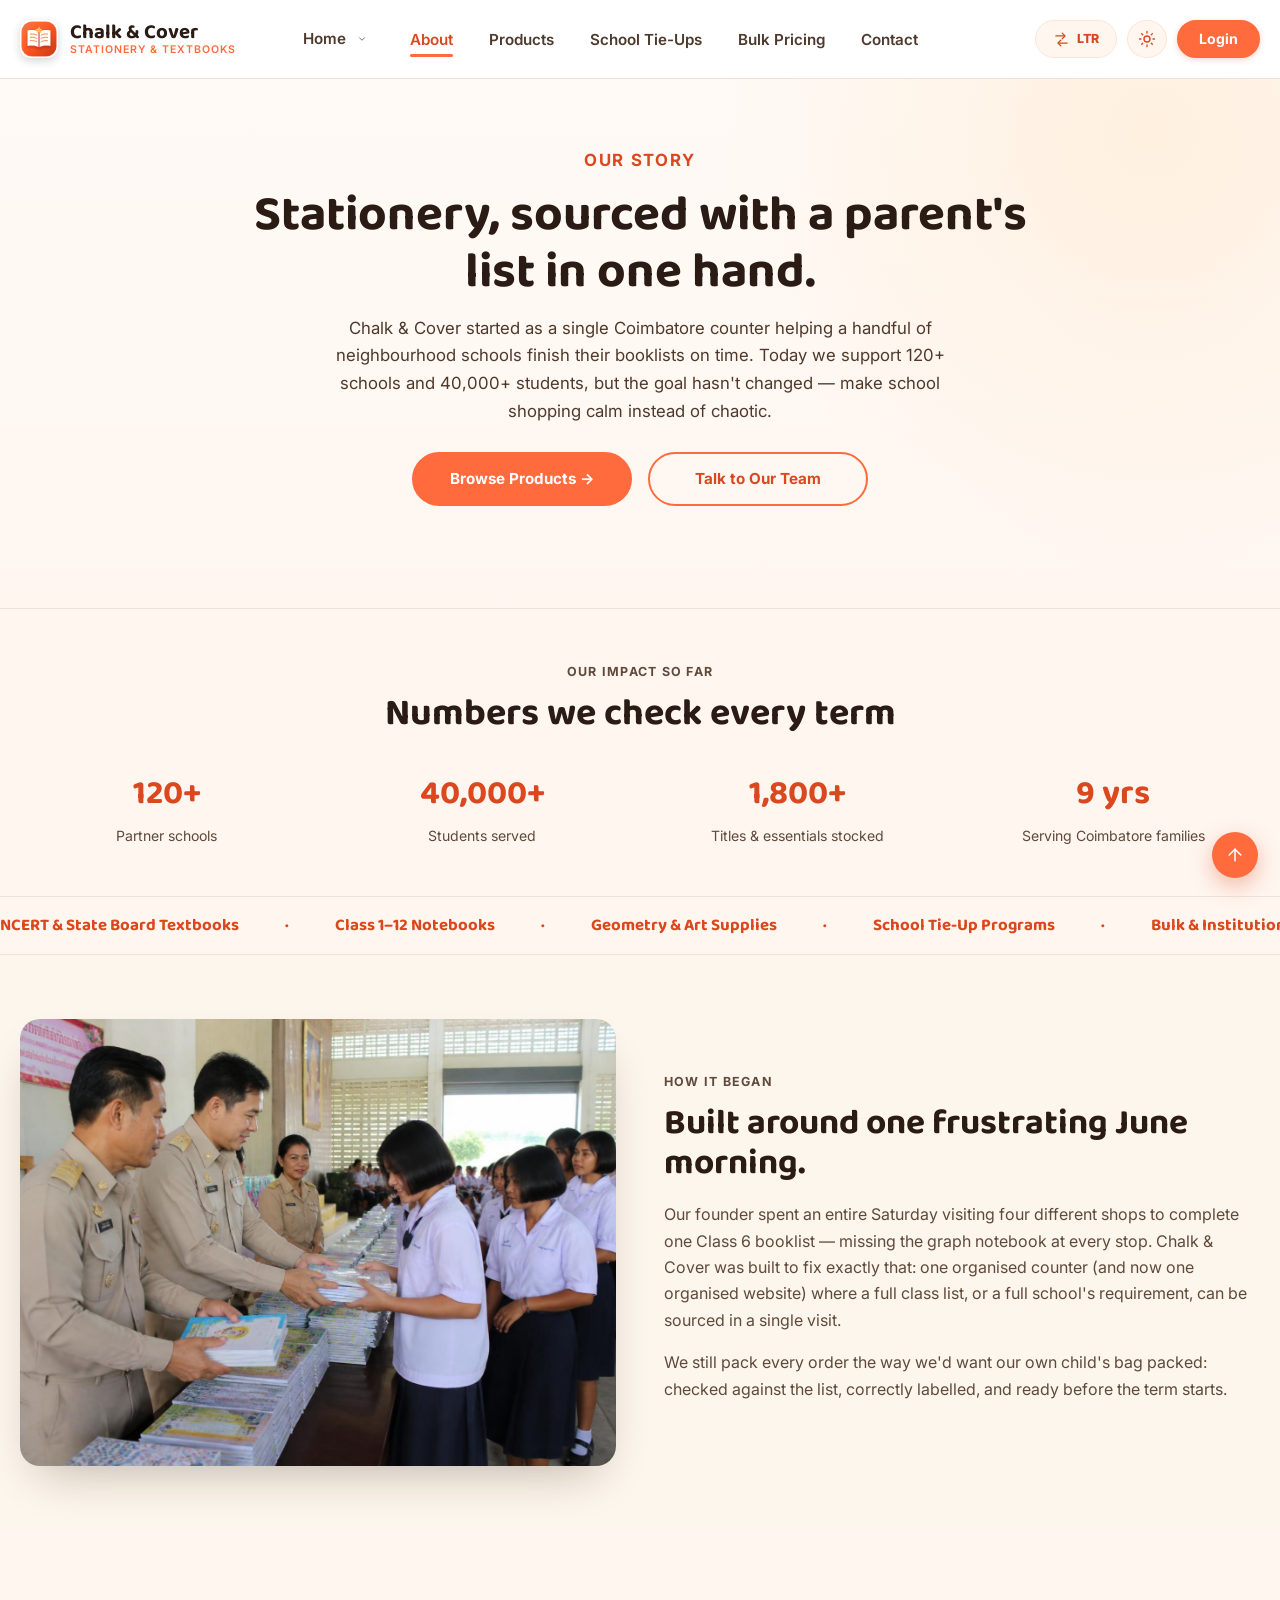
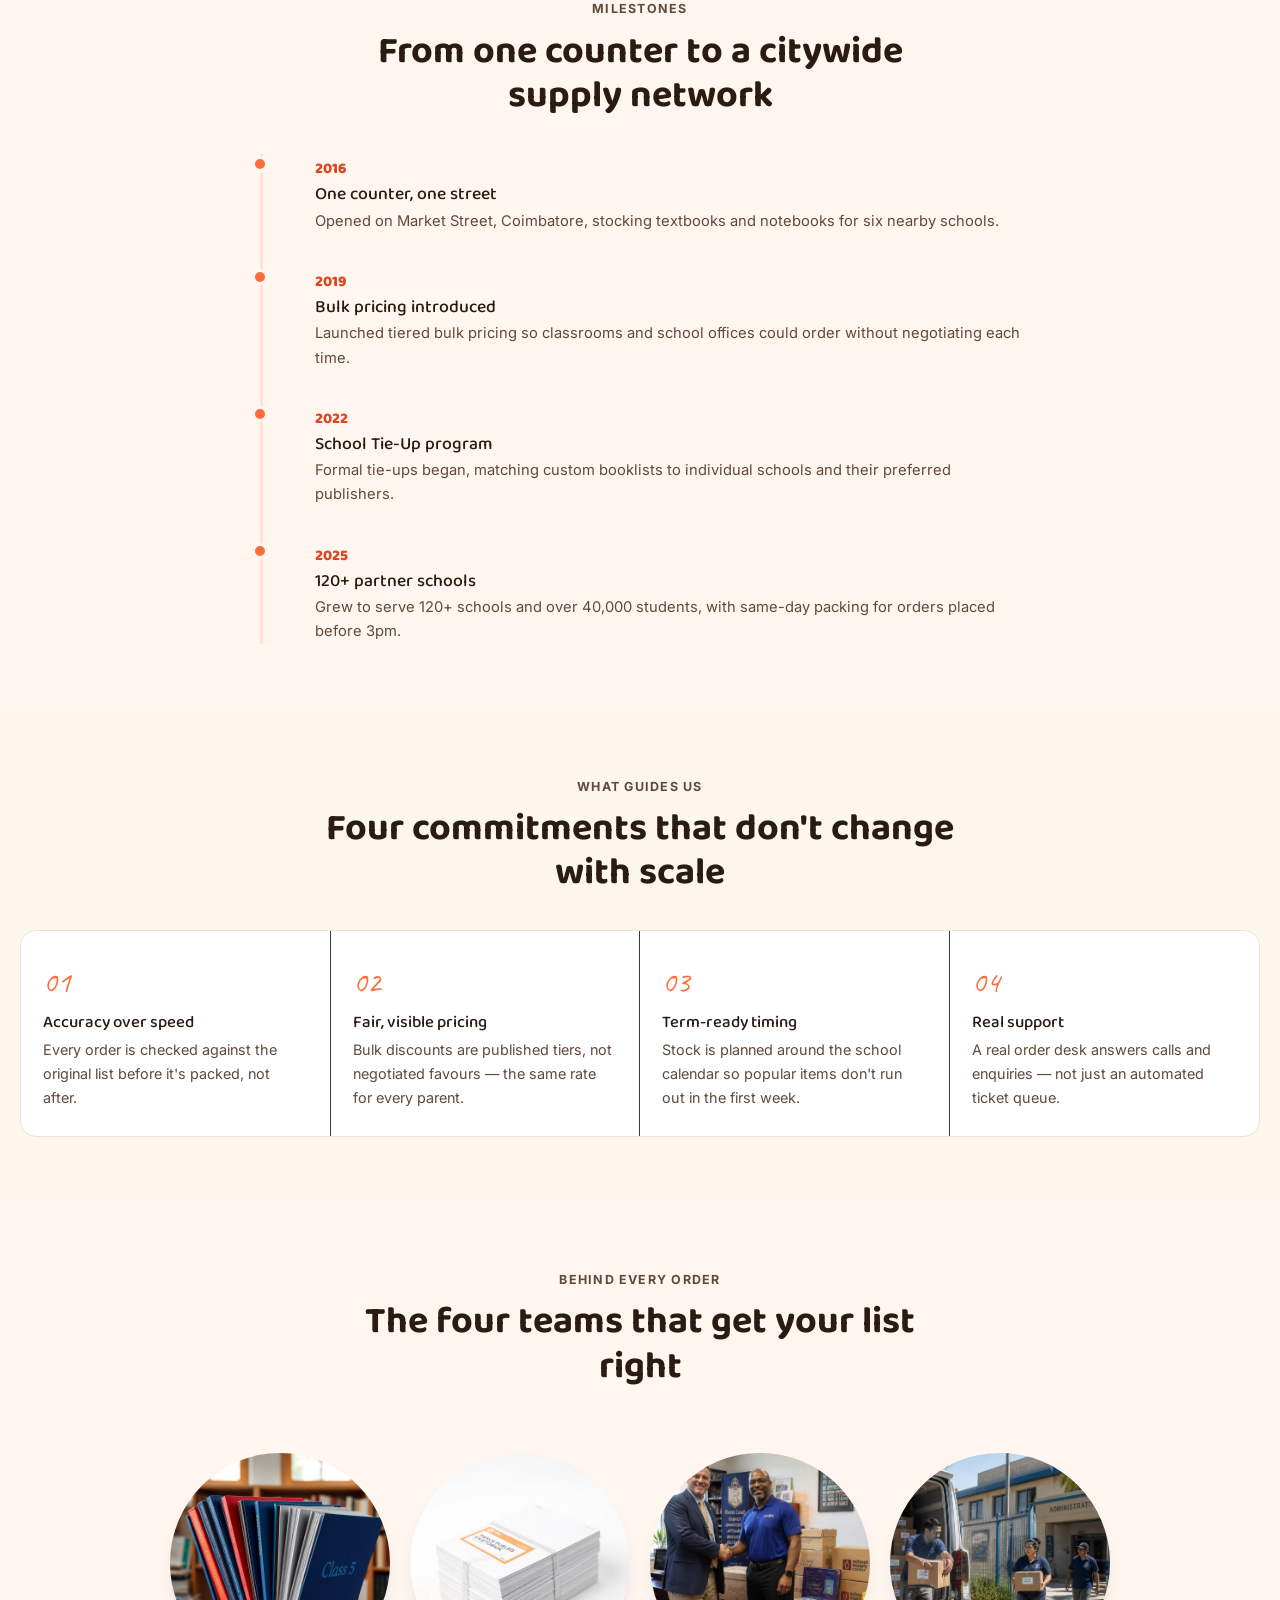
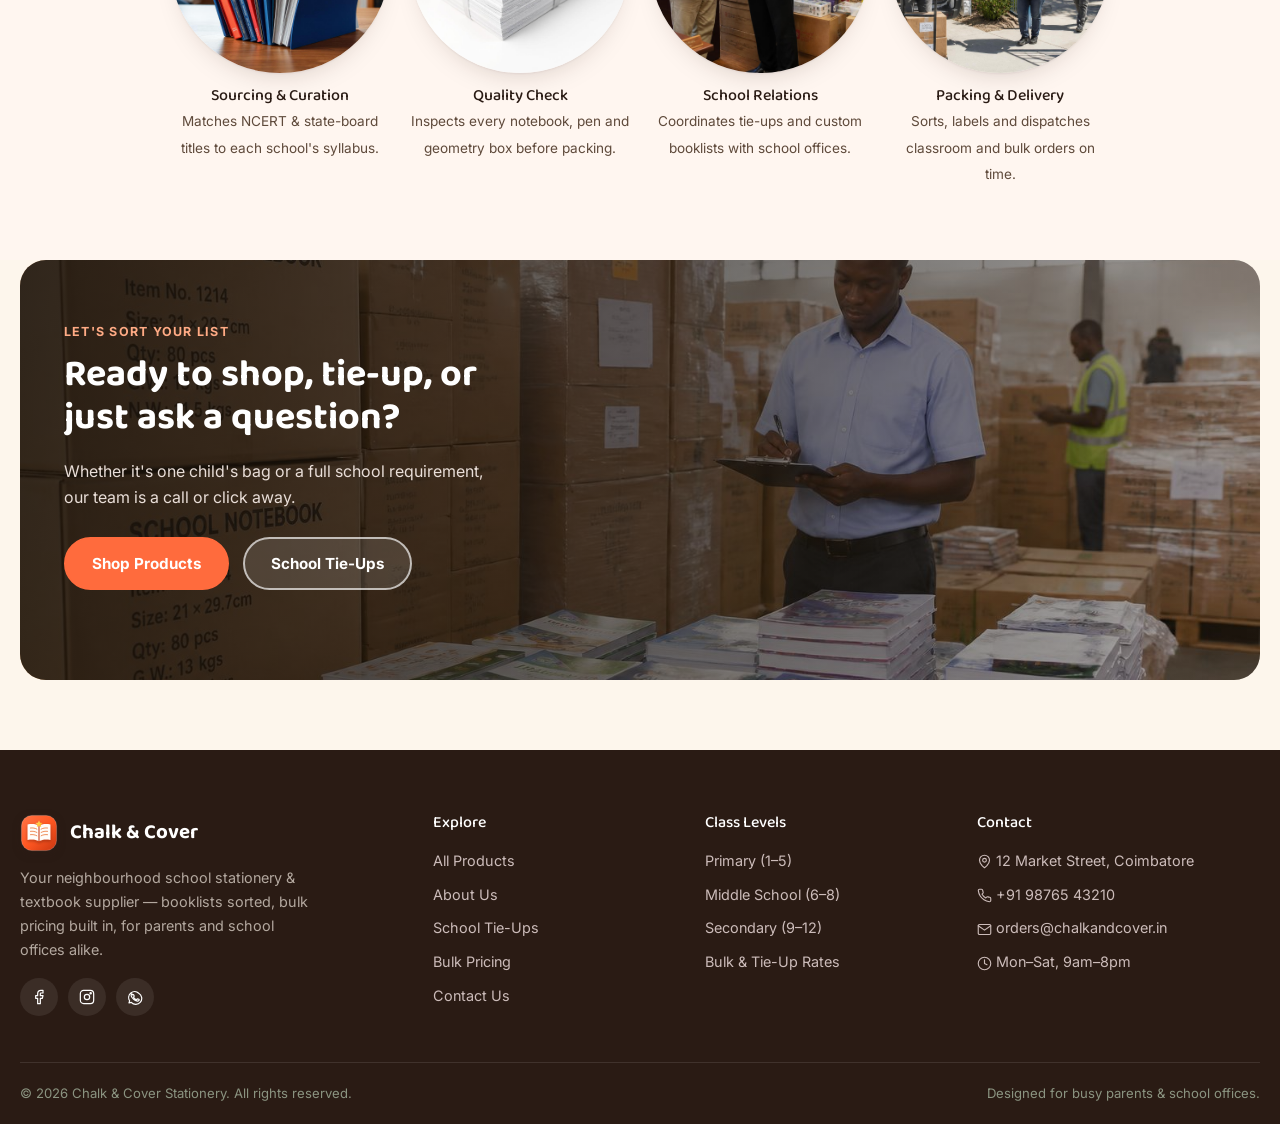
<file: about.html>
<!DOCTYPE html>

<html lang="en">
<head>
<meta charset="utf-8"/>
<meta content="width=device-width, initial-scale=1.0" name="viewport"/>
<title>About Us | Chalk &amp; Cover</title>
<meta content="Chalk &amp; Cover's story, milestones and the teams behind every school stationery and textbook order." name="description"/>
<link href="assets/img/logo.svg" rel="icon" type="image/svg+xml"/>
<link href="https://fonts.googleapis.com" rel="preconnect"/>
<link crossorigin="" href="https://fonts.gstatic.com" rel="preconnect"/>
<link href="https://fonts.googleapis.com/css2?family=Baloo+2:wght@500;600;700;800&amp;family=Inter:wght@400;500;600;700;800&amp;family=Caveat:wght@600;700&amp;display=swap" rel="stylesheet"/>
<link href="https://cdn.jsdelivr.net/npm/bootstrap@5.3.3/dist/css/bootstrap.min.css" rel="stylesheet"/>
<link href="css/style.css" rel="stylesheet"/>
<link href="about.html" rel="canonical"/>
</head>
<body class="font-body">
<header class="site-navbar">
<nav class="container-xl">
<a class="brand" href="index.html"><img alt="Chalk &amp; Cover logo" class="brand-logo" height="36" src="assets/img/logo.svg" width="36"/>
<span class="brand-word">Chalk &amp; Cover<small>Stationery &amp; Textbooks</small></span>
</a>
<ul class="nav-links"><li class="nav-home-item"><div class="nav-home-row"><a class="nav-home-link" href="index.html">Home</a><button type="button" class="nav-dropdown-toggle" aria-label="Toggle Home Submenu" aria-expanded="false"><svg class="icon-svg dropdown-arrow" width="12" height="12" viewBox="0 0 24 24" fill="none" stroke="currentColor" stroke-width="2.8" stroke-linecap="round" stroke-linejoin="round"><path d="M6 9l6 6 6-6"></path></svg></button></div><div aria-label="Home page options" class="nav-home-menu"><a href="index.html">Home 1</a><a href="home2.html">Home 2</a></div></li><li><a class="active" href="about.html">About</a></li><li><a href="products.html">Products</a></li><li><a href="school-tieups.html">School Tie-Ups</a></li><li><a href="bulk-pricing.html">Bulk Pricing</a></li><li><a href="contact.html">Contact</a></li><li class="nav-mobile-only nav-mobile-settings" style="display:none;"><button aria-label="Switch to dark mode" aria-pressed="false" class="nav-icon-btn theme-toggle-btn" title="Toggle dark / light mode" type="button"><svg class="icon-svg theme-icon-sun" height="16" viewbox="0 0 24 24" width="16"><circle cx="12" cy="12" r="4"></circle><path d="M12 2v2M12 20v2M4.9 4.9l1.4 1.4M17.7 17.7l1.4 1.4M2 12h2M20 12h2M4.9 19.1l1.4-1.4M17.7 6.3l1.4-1.4"></path></svg><svg class="icon-svg theme-icon-moon" height="16" viewbox="0 0 24 24" width="16"><path d="M21 12.8A9 9 0 1 1 11.2 3 7 7 0 0 0 21 12.8Z"></path></svg><span>Dark Mode</span></button><button aria-label="Switch to right-to-left layout" aria-pressed="false" class="nav-icon-btn dir-toggle-btn" title="Toggle LTR / RTL direction" type="button"><svg class="icon-svg" height="16" viewbox="0 0 24 24" width="16"><path d="M17 3h4v4M21 3l-6 6"></path><path d="M7 21H3v-4M3 21l6-6"></path></svg><span class="dir-toggle-label">LTR</span></button></li><li class="nav-mobile-only nav-mobile-login-item"><a class="nav-mobile-login" href="login.html"><svg class="icon-svg" height="16" viewbox="0 0 24 24" width="16"><path d="M15 3h4a2 2 0 0 1 2 2v14a2 2 0 0 1-2 2h-4"></path><polyline points="10 17 15 12 10 7"></polyline><line x1="15" x2="3" y1="12" y2="12"></line></svg><span>Login</span></a></li></ul>
<div class="nav-tools">
<button aria-label="Switch to right-to-left layout" aria-pressed="false" class="nav-icon-btn dir-toggle-btn" id="dirToggleBtn" title="Toggle LTR / RTL direction" type="button"><svg aria-hidden="true" class="icon-svg dir-toggle-icon" height="17" viewbox="0 0 24 24" width="17"><path d="M4 7h12"></path><path d="M13 3l4 4-4 4"></path><path d="M20 17H8"></path><path d="M11 13l-4 4 4 4"></path></svg><span class="dir-toggle-label">LTR</span></button>
<button aria-label="Switch to dark mode" aria-pressed="false" class="nav-icon-btn theme-toggle-btn" id="themeToggleBtn" title="Toggle dark / light mode" type="button"><svg class="icon-svg theme-icon-sun" height="18" viewbox="0 0 24 24" width="18"><circle cx="12" cy="12" r="4"></circle><path d="M12 2v2M12 20v2M4.9 4.9l1.4 1.4M17.7 17.7l1.4 1.4M2 12h2M20 12h2M4.9 19.1l1.4-1.4M17.7 6.3l1.4-1.4"></path></svg><svg class="icon-svg theme-icon-moon" height="18" viewbox="0 0 24 24" width="18"><path d="M21 12.8A9 9 0 1 1 11.2 3 7 7 0 0 0 21 12.8Z"></path></svg></button>
<a class="auth-nav-link" href="login.html">Login</a>
<button aria-expanded="false" aria-label="Toggle menu" class="nav-toggle"><svg class="icon-svg nav-toggle-icon-open" height="20" viewbox="0 0 24 24" width="20"><path d="M3 12h18"></path><path d="M3 6h18"></path><path d="M3 18h18"></path></svg><svg class="icon-svg nav-toggle-icon-close" height="20" viewbox="0 0 24 24" width="20"><path d="M18 6L6 18"></path><path d="M6 6l12 12"></path></svg></button>
</div>
</nav>
</header>
<section class="about-hero">
<div class="container-xl">
<p class="eyebrow">Our story</p>
<h1>Stationery, sourced with a parent's list in one hand.</h1>
<p>Chalk &amp; Cover started as a single Coimbatore counter helping a handful of neighbourhood schools finish their booklists on time. Today we support 120+ schools and 40,000+ students, but the goal hasn't changed — make school shopping calm instead of chaotic.</p>
<div class="hero-ctas cta-center" style="margin-top:26px;">
<a class="btn-brand" href="products.html">Browse Products →</a>
<a class="btn-brand-outline" href="contact.html">Talk to Our Team</a>
</div>
</div>
</section>
<section class="about-impact" style="padding:48px 0;background:var(--green-50);">
<div class="container-xl">
<div class="section-head" style="margin-bottom:24px;"><p class="eyebrow">Our impact so far</p><h2>Numbers we check every term</h2></div>
<div class="about-impact-grid">
<div><strong>120+</strong><span>Partner schools</span></div>
<div><strong>40,000+</strong><span>Students served</span></div>
<div><strong>1,800+</strong><span>Titles &amp; essentials stocked</span></div>
<div><strong>9 yrs</strong><span>Serving Coimbatore families</span></div>
</div>
</div>
</section>
<section aria-hidden="true" class="about-marquee">
<div class="about-marquee-track">
<span>NCERT &amp; State Board Textbooks</span><span>·</span><span>Class 1–12 Notebooks</span><span>·</span><span>Geometry &amp; Art Supplies</span><span>·</span><span>School Tie-Up Programs</span><span>·</span><span>Bulk &amp; Institutional Pricing</span><span>·</span>
<span>NCERT &amp; State Board Textbooks</span><span>·</span><span>Class 1–12 Notebooks</span><span>·</span><span>Geometry &amp; Art Supplies</span><span>·</span><span>School Tie-Up Programs</span><span>·</span><span>Bulk &amp; Institutional Pricing</span><span>·</span>
</div>
</section>
<section class="about-story">
<div class="container-xl about-story-grid">
<img alt="Chalk and Cover team preparing a school stationery order" class="about-story-image" src="assets/img/school-tieup-alt.jpg"/>
<div class="about-story-copy">
<p class="eyebrow">How it began</p>
<h2>Built around one frustrating June morning.</h2>
<p>Our founder spent an entire Saturday visiting four different shops to complete one Class 6 booklist — missing the graph notebook at every stop. Chalk &amp; Cover was built to fix exactly that: one organised counter (and now one organised website) where a full class list, or a full school's requirement, can be sourced in a single visit.</p>
<p>We still pack every order the way we'd want our own child's bag packed: checked against the list, correctly labelled, and ready before the term starts.</p>
</div>
</div>
</section>
<section class="about-timeline">
<div class="container-xl">
<div class="section-head"><p class="eyebrow">Milestones</p><h2>From one counter to a citywide supply network</h2></div>
<div class="about-timeline-rail">
<div class="about-timeline-item"><span class="about-timeline-year">2016</span><h3>One counter, one street</h3><p>Opened on Market Street, Coimbatore, stocking textbooks and notebooks for six nearby schools.</p></div>
<div class="about-timeline-item"><span class="about-timeline-year">2019</span><h3>Bulk pricing introduced</h3><p>Launched tiered bulk pricing so classrooms and school offices could order without negotiating each time.</p></div>
<div class="about-timeline-item"><span class="about-timeline-year">2022</span><h3>School Tie-Up program</h3><p>Formal tie-ups began, matching custom booklists to individual schools and their preferred publishers.</p></div>
<div class="about-timeline-item"><span class="about-timeline-year">2025</span><h3>120+ partner schools</h3><p>Grew to serve 120+ schools and over 40,000 students, with same-day packing for orders placed before 3pm.</p></div>
</div>
</div>
</section>
<section class="about-values">
<div class="container-xl">
<div class="section-head"><p class="eyebrow">What guides us</p><h2>Four commitments that don't change with scale</h2></div>
<div class="about-values-row">
<div class="about-value"><span class="about-value-num">01</span><h3>Accuracy over speed</h3><p>Every order is checked against the original list before it's packed, not after.</p></div>
<div class="about-value"><span class="about-value-num">02</span><h3>Fair, visible pricing</h3><p>Bulk discounts are published tiers, not negotiated favours — the same rate for every parent.</p></div>
<div class="about-value"><span class="about-value-num">03</span><h3>Term-ready timing</h3><p>Stock is planned around the school calendar so popular items don't run out in the first week.</p></div>
<div class="about-value"><span class="about-value-num">04</span><h3>Real support</h3><p>A real order desk answers calls and enquiries — not just an automated ticket queue.</p></div>
</div>
</div>
</section>
<section class="about-team">
<div class="container-xl">
<div class="section-head"><p class="eyebrow">Behind every order</p><h2>The four teams that get your list right</h2></div>
<div class="about-team-strip">
<article class="about-team-card"><img alt="Sourcing and curation team" class="about-team-photo" src="assets/img/feat-textbook-set.jpg"/><h4>Sourcing &amp; Curation</h4><span>Matches NCERT &amp; state-board titles to each school's syllabus.</span></article>
<article class="about-team-card"><img alt="Quality check team" class="about-team-photo" src="assets/img/feat-ruled-notebooks.jpg"/><h4>Quality Check</h4><span>Inspects every notebook, pen and geometry box before packing.</span></article>
<article class="about-team-card"><img alt="School relations team" class="about-team-photo" src="assets/img/school-tieup.jpg"/><h4>School Relations</h4><span>Coordinates tie-ups and custom booklists with school offices.</span></article>
<article class="about-team-card"><img alt="Packing and delivery team" class="about-team-photo" src="assets/img/bulk-delivery.jpg"/><h4>Packing &amp; Delivery</h4><span>Sorts, labels and dispatches classroom and bulk orders on time.</span></article>
</div>
</div>
</section>

<section class="about-cta">
<div class="container-xl">
<div class="about-cta-banner">
<img alt="Packed school stationery ready for delivery" class="about-cta-photo" src="assets/img/bulk-hero.jpg"/>
<div class="about-cta-copy">
<p class="eyebrow" style="color:var(--green-450);">Let's sort your list</p>
<h2>Ready to shop, tie-up, or just ask a question?</h2>
<p>Whether it's one child's bag or a full school requirement, our team is a call or click away.</p>
<div class="hero-ctas"><a class="btn-brand" href="products.html">Shop Products</a><a class="btn-brand-outline hero-light-btn" href="school-tieups.html">School Tie-Ups</a></div>
</div>
</div>
</div>
</section>

<footer>
<div class="container-xl">
<div class="footer-grid">
<div class="footer-brand">
<a class="brand" href="index.html" style="margin-bottom:14px;"><img alt="Chalk &amp; Cover logo" class="brand-logo" height="36" src="assets/img/logo.svg" width="36"/>
<span class="brand-word" style="color:#fff;">Chalk &amp; Cover</span>
</a>
<p>Your neighbourhood school stationery &amp; textbook supplier — booklists sorted, bulk pricing built in, for parents and school offices alike.</p>
<div class="social-row">
<a aria-label="Facebook" href="https://facebook.com/chalkandcover" rel="noopener noreferrer" target="_blank"><svg class="icon-svg" height="16" viewbox="0 0 24 24" width="16"><path d="M18 2h-3a5 5 0 0 0-5 5v3H7v4h3v8h4v-8h3l1-4h-4V7a1 1 0 0 1 1-1h3Z"></path></svg></a>
<a aria-label="Instagram" href="https://instagram.com/chalkandcover" rel="noopener noreferrer" target="_blank"><svg class="icon-svg" height="16" viewbox="0 0 24 24" width="16"><rect height="20" rx="5" width="20" x="2" y="2"></rect><circle cx="12" cy="12" r="4"></circle><circle cx="17.5" cy="6.5" r="1"></circle></svg></a>
<a aria-label="WhatsApp" href="https://wa.me/919876543210" rel="noopener noreferrer" target="_blank"><svg class="icon-svg" height="16" viewbox="0 0 24 24" width="16"><path d="M17.6 6.3A9 9 0 0 0 3.9 17.7L3 21l3.4-.9A9 9 0 1 0 17.6 6.3Z"></path><path d="M8.5 8.9c.2-.5.4-.5.6-.5h.5c.2 0 .4 0 .5.4.2.5.6 1.6.6 1.7.1.1.1.3 0 .4-.1.2-.1.3-.3.4-.1.2-.3.3-.4.5-.1.1-.3.3-.1.6.2.3.8 1.3 1.7 2.1 1.2 1 2.1 1.4 2.4 1.5.3.1.5.1.6-.1.2-.2.7-.8.9-1.1.2-.2.4-.2.6-.1.2.1 1.5.7 1.7.8.2.1.4.2.4.3.1.4.1.8-.1 1.2-.2.4-1.1 1-1.9 1.1-.5.1-1.2.1-3.7-1-3-1.3-4.9-4.4-5.1-4.6-.1-.2-1.2-1.6-1.2-3s.7-2.1 1-2.4Z"></path></svg></a>
</div>
</div>
<div>
<h5>Explore</h5>
<ul>
<li><a href="products.html">All Products</a></li>
<li><a href="about.html">About Us</a></li>
<li><a href="school-tieups.html">School Tie-Ups</a></li>
<li><a href="bulk-pricing.html">Bulk Pricing</a></li>
<li><a href="contact.html">Contact Us</a></li>
</ul>
</div>
<div>
<h5>Class Levels</h5>
<ul>
<li><a href="products.html#primary">Primary (1–5)</a></li>
<li><a href="products.html#middle">Middle School (6–8)</a></li>
<li><a href="products.html#secondary">Secondary (9–12)</a></li>
<li><a href="bulk-pricing.html">Bulk &amp; Tie-Up Rates</a></li>
</ul>
</div>
<div>
<h5>Contact</h5>
<ul>
<li><svg class="icon-svg" height="15" viewbox="0 0 24 24" width="15"><path d="M20 10c0 6-8 12-8 12s-8-6-8-12a8 8 0 0 1 16 0Z"></path><circle cx="12" cy="10" r="3"></circle></svg> 12 Market Street, Coimbatore</li>
<li><svg class="icon-svg" height="15" viewbox="0 0 24 24" width="15"><path d="M22 16.92v3a2 2 0 0 1-2.18 2 19.79 19.79 0 0 1-8.63-3.07 19.5 19.5 0 0 1-6-6 19.79 19.79 0 0 1-3.07-8.67A2 2 0 0 1 4.11 2h3a2 2 0 0 1 2 1.72c.13.96.36 1.9.68 2.81a2 2 0 0 1-.45 2.11L8.09 9.91a16 16 0 0 0 6 6l1.27-1.27a2 2 0 0 1 2.11-.45c.91.32 1.85.55 2.81.68A2 2 0 0 1 22 16.92Z"></path></svg> +91 98765 43210</li>
<li><svg class="icon-svg" height="15" viewbox="0 0 24 24" width="15"><rect height="16" rx="2" width="20" x="2" y="4"></rect><path d="m22 6-10 7L2 6"></path></svg> orders@chalkandcover.in</li>
<li><svg class="icon-svg" height="15" viewbox="0 0 24 24" width="15"><circle cx="12" cy="12" r="10"></circle><path d="M12 6v6l4 2"></path></svg> Mon–Sat, 9am–8pm</li>
</ul>
</div>
</div>
<div class="footer-bottom">
<span>© 2026 Chalk &amp; Cover Stationery. All rights reserved.</span>
<span>Designed for busy parents &amp; school offices.</span>
</div>
</div>
</footer>
<script src="https://cdn.jsdelivr.net/npm/bootstrap@5.3.3/dist/js/bootstrap.bundle.min.js"></script>
<script src="js/main.js"></script>

<script>
// Newsletter signup handling
(function(){
  const form = document.getElementById('ccNewsletterForm');
  const success = document.getElementById('ccNewsletterSuccess');
  if (form) {
    form.addEventListener('submit', function(e) {
      e.preventDefault();
      form.style.display = 'none';
      if (success) success.style.display = 'block';
    });
  }
})();
</script>
</body>
</html>
</file>
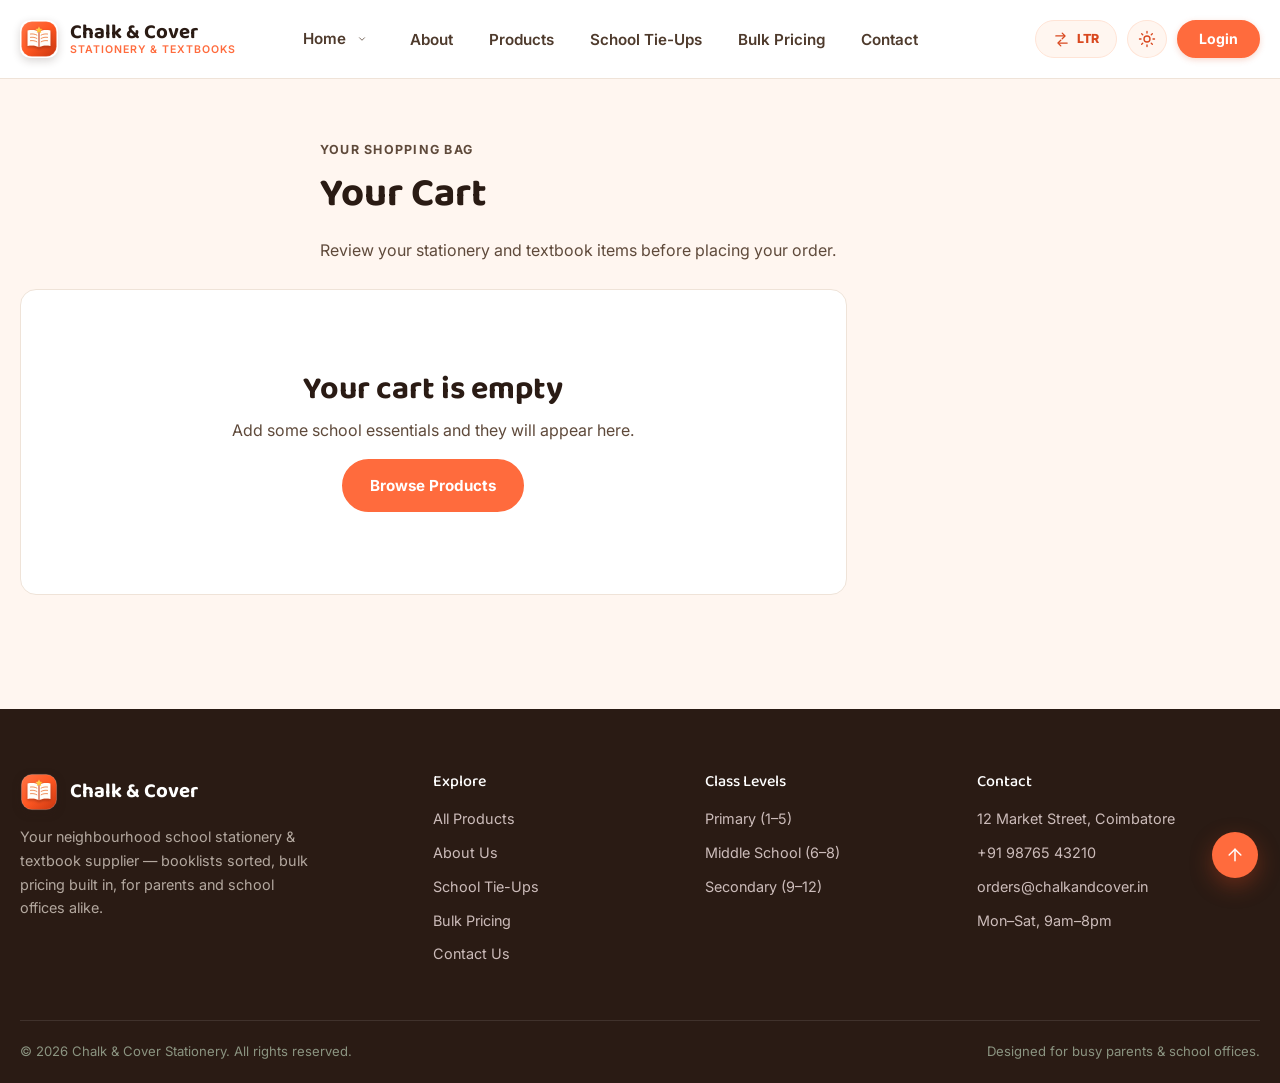
<file: cart.html>
<!DOCTYPE html>

<html lang="en">
<head>
<meta charset="utf-8"/>
<meta content="width=device-width, initial-scale=1.0" name="viewport"/>
<title>Your Cart | Chalk &amp; Cover</title>
<meta content="Review your Chalk &amp; Cover school stationery and textbook cart." name="description"/>
<link href="assets/img/logo.svg" rel="icon" type="image/svg+xml"/>
<link href="https://fonts.googleapis.com" rel="preconnect"/>
<link crossorigin="" href="https://fonts.gstatic.com" rel="preconnect"/>
<link href="https://fonts.googleapis.com/css2?family=Baloo+2:wght@400;500;600;700&amp;family=Inter:wght@400;500;600;700&amp;display=swap" rel="stylesheet"/>
<link href="https://cdn.jsdelivr.net/npm/bootstrap@5.3.3/dist/css/bootstrap.min.css" rel="stylesheet"/>
<link href="css/style.css" rel="stylesheet"/>
</head>
<body class="font-body">
<header class="site-navbar"><nav class="container-xl">
<a class="brand" href="index.html"><img alt="Chalk &amp; Cover logo" class="brand-logo" height="36" src="assets/img/logo.svg" width="36"/><span class="brand-word">Chalk &amp; Cover<small>Stationery &amp; Textbooks</small></span></a>
<ul class="nav-links"><li class="nav-home-item"><div class="nav-home-row"><a class="nav-home-link" href="index.html">Home</a><button type="button" class="nav-dropdown-toggle" aria-label="Toggle Home Submenu" aria-expanded="false"><svg class="icon-svg dropdown-arrow" width="12" height="12" viewBox="0 0 24 24" fill="none" stroke="currentColor" stroke-width="2.8" stroke-linecap="round" stroke-linejoin="round"><path d="M6 9l6 6 6-6"></path></svg></button></div><div aria-label="Home page options" class="nav-home-menu"><a href="index.html">Home 1</a><a href="home2.html">Home 2</a></div></li><li><a href="about.html">About</a></li><li><a href="products.html">Products</a></li><li><a href="school-tieups.html">School Tie-Ups</a></li><li><a href="bulk-pricing.html">Bulk Pricing</a></li><li><a href="contact.html">Contact</a></li><li class="nav-mobile-only nav-mobile-settings" style="display:none;"><button aria-label="Switch to dark mode" aria-pressed="false" class="nav-icon-btn theme-toggle-btn" title="Toggle dark / light mode" type="button"><svg class="icon-svg theme-icon-sun" height="16" viewbox="0 0 24 24" width="16"><circle cx="12" cy="12" r="4"></circle><path d="M12 2v2M12 20v2M4.9 4.9l1.4 1.4M17.7 17.7l1.4 1.4M2 12h2M20 12h2M4.9 19.1l1.4-1.4M17.7 6.3l1.4-1.4"></path></svg><svg class="icon-svg theme-icon-moon" height="16" viewbox="0 0 24 24" width="16"><path d="M21 12.8A9 9 0 1 1 11.2 3 7 7 0 0 0 21 12.8Z"></path></svg><span>Dark Mode</span></button><button aria-label="Switch to right-to-left layout" aria-pressed="false" class="nav-icon-btn dir-toggle-btn" title="Toggle LTR / RTL direction" type="button"><svg class="icon-svg" height="16" viewbox="0 0 24 24" width="16"><path d="M17 3h4v4M21 3l-6 6"></path><path d="M7 21H3v-4M3 21l6-6"></path></svg><span class="dir-toggle-label">LTR</span></button></li><li class="nav-mobile-only nav-mobile-login-item"><a class="nav-mobile-login" href="login.html"><svg class="icon-svg" height="16" viewbox="0 0 24 24" width="16"><path d="M15 3h4a2 2 0 0 1 2 2v14a2 2 0 0 1-2 2h-4"></path><polyline points="10 17 15 12 10 7"></polyline><line x1="15" x2="3" y1="12" y2="12"></line></svg><span>Login</span></a></li></ul>
<div class="nav-tools"><button aria-label="Switch to right-to-left layout" aria-pressed="false" class="nav-icon-btn dir-toggle-btn" id="dirToggleBtn" title="Toggle LTR / RTL direction" type="button"><svg aria-hidden="true" class="icon-svg dir-toggle-icon" height="17" viewbox="0 0 24 24" width="17"><path d="M4 7h12"></path><path d="M13 3l4 4-4 4"></path><path d="M20 17H8"></path><path d="M11 13l-4 4 4 4"></path></svg><span class="dir-toggle-label">LTR</span></button><button aria-label="Switch to dark mode" aria-pressed="false" class="nav-icon-btn theme-toggle-btn" id="themeToggleBtn" title="Toggle dark / light mode" type="button"><svg class="icon-svg theme-icon-sun" height="18" viewbox="0 0 24 24" width="18"><circle cx="12" cy="12" r="4"></circle><path d="M12 2v2M12 20v2M4.9 4.9l1.4 1.4M17.7 17.7l1.4 1.4M2 12h2M20 12h2M4.9 19.1l1.4-1.4M17.7 6.3l1.4-1.4"></path></svg><svg class="icon-svg theme-icon-moon" height="18" viewbox="0 0 24 24" width="18"><path d="M21 12.8A9 9 0 1 1 11.2 3 7 7 0 0 0 21 12.8Z"></path></svg></button><a class="auth-nav-link" href="login.html">Login</a><button aria-expanded="false" aria-label="Toggle menu" class="nav-toggle"><svg class="icon-svg nav-toggle-icon-open" height="20" viewbox="0 0 24 24" width="20"><path d="M3 12h18"></path><path d="M3 6h18"></path><path d="M3 18h18"></path></svg><svg class="icon-svg nav-toggle-icon-close" height="20" viewbox="0 0 24 24" width="20"><path d="M18 6L6 18"></path><path d="M6 6l12 12"></path></svg></button></div>
</nav></header>
<main class="cart-page">
<div class="container-xl">
<div class="section-head" style="text-align:left;margin-bottom:26px;"><p class="eyebrow">Your shopping bag</p><h1>Your Cart</h1><p>Review your stationery and textbook items before placing your order.</p></div>
<div class="cart-layout">
<section class="cart-panel">
<div id="cartItems"></div>
<div class="cart-empty" id="cartEmpty" style="display:none;"><h2>Your cart is empty</h2><p>Add some school essentials and they will appear here.</p><a class="btn-brand" href="products.html">Browse Products</a></div>
</section>
<aside class="cart-summary" id="cartSummary">
<h2>Order Summary</h2>
<div class="summary-row"><span>Subtotal</span><strong id="cartSubtotal">₹0</strong></div>
<div class="summary-row"><span>Delivery</span><strong id="cartDelivery">₹0</strong></div>
<div class="summary-row summary-total"><span>Total</span><strong id="cartTotal">₹0</strong></div>
<p style="font-size:.82rem;color:var(--ink-500);margin-top:12px;">Free delivery on orders of ₹1,000 or more.</p>
<button class="btn-brand" onclick="window.location.href='checkout.html'" style="width:100%;justify-content:center;margin-top:8px;" type="button">Proceed to Checkout</button>
<button class="btn-brand-outline" id="clearCart" style="width:100%;justify-content:center;margin-top:10px;" type="button">Clear Cart</button>
</aside>
</div>
</div>
</main>

<footer><div class="container-xl"><div class="footer-grid">
<div class="footer-brand"><a class="brand" href="index.html" style="margin-bottom:14px;"><img alt="Chalk &amp; Cover logo" class="brand-logo" height="36" src="assets/img/logo.svg" width="36"/><span class="brand-word" style="color:#fff;">Chalk &amp; Cover</span></a><p>Your neighbourhood school stationery &amp; textbook supplier — booklists sorted, bulk pricing built in, for parents and school offices alike.</p></div>
<div><h5>Explore</h5><ul><li><a href="products.html">All Products</a></li>
<li><a href="about.html">About Us</a></li><li><a href="school-tieups.html">School Tie-Ups</a></li><li><a href="bulk-pricing.html">Bulk Pricing</a></li><li><a href="contact.html">Contact Us</a></li></ul></div>
<div><h5>Class Levels</h5><ul><li><a href="products.html#primary">Primary (1–5)</a></li><li><a href="products.html#middle">Middle School (6–8)</a></li><li><a href="products.html#secondary">Secondary (9–12)</a></li></ul></div>
<div><h5>Contact</h5><ul><li>12 Market Street, Coimbatore</li><li>+91 98765 43210</li><li>orders@chalkandcover.in</li><li>Mon–Sat, 9am–8pm</li></ul></div>
</div><div class="footer-bottom"><span>© 2026 Chalk &amp; Cover Stationery. All rights reserved.</span><span>Designed for busy parents &amp; school offices.</span></div></div></footer>
<script src="js/main.js"></script>

<script>
// Newsletter signup handling
(function(){
  const form = document.getElementById('ccNewsletterForm');
  const success = document.getElementById('ccNewsletterSuccess');
  if (form) {
    form.addEventListener('submit', function(e) {
      e.preventDefault();
      form.style.display = 'none';
      if (success) success.style.display = 'block';
    });
  }
})();
</script>
</body>
</html>
</file>
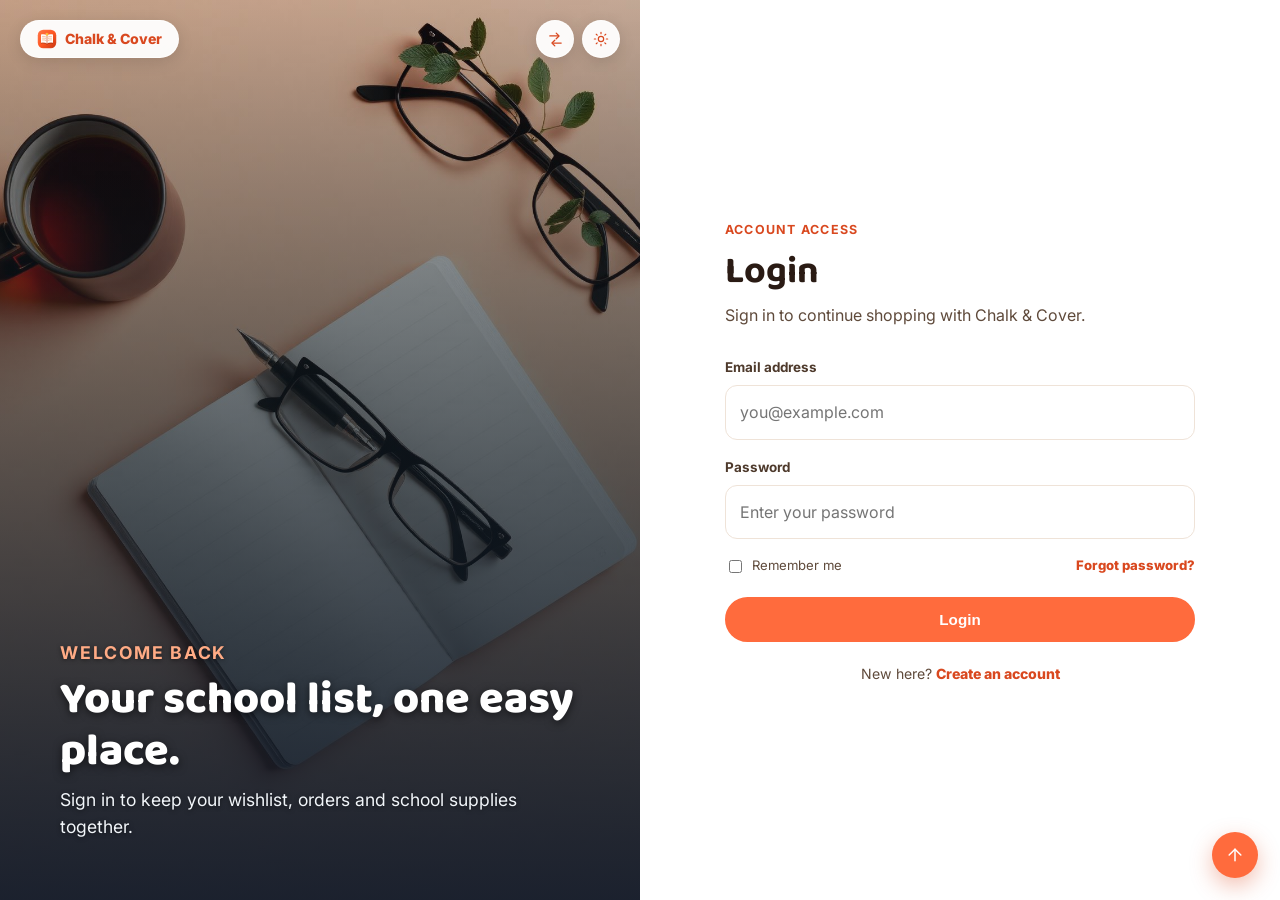
<file: checkout.html>
<!DOCTYPE html>

<html lang="en">
<head>
<meta charset="utf-8"/><meta content="width=device-width, initial-scale=1.0" name="viewport"/>
<title>Checkout | Chalk &amp; Cover</title>
<link href="assets/img/logo.svg" rel="icon" type="image/svg+xml"/>
<link href="https://fonts.googleapis.com" rel="preconnect"/><link crossorigin="" href="https://fonts.gstatic.com" rel="preconnect"/>
<link href="https://fonts.googleapis.com/css2?family=Baloo+2:wght@400;500;600;700&amp;family=Inter:wght@400;500;600;700&amp;display=swap" rel="stylesheet"/>
<link href="css/style.css" rel="stylesheet"/>
</head>
<body class="font-body">
<header class="site-navbar"><nav class="container-xl"><a class="brand" href="index.html"><img alt="Chalk &amp; Cover logo" class="brand-logo" height="36" src="assets/img/logo.svg" width="36"/><span class="brand-word">Chalk &amp; Cover<small>Stationery &amp; Textbooks</small></span></a><ul class="nav-links"><li class="nav-home-item"><div class="nav-home-row"><a class="nav-home-link" href="index.html">Home</a><button type="button" class="nav-dropdown-toggle" aria-label="Toggle Home Submenu" aria-expanded="false"><svg class="icon-svg dropdown-arrow" width="12" height="12" viewBox="0 0 24 24" fill="none" stroke="currentColor" stroke-width="2.8" stroke-linecap="round" stroke-linejoin="round"><path d="M6 9l6 6 6-6"></path></svg></button></div><div aria-label="Home page options" class="nav-home-menu"><a href="index.html">Home 1</a><a href="home2.html">Home 2</a></div></li><li><a href="about.html">About</a></li><li><a href="products.html">Products</a></li><li><a href="school-tieups.html">School Tie-Ups</a></li><li><a href="bulk-pricing.html">Bulk Pricing</a></li><li><a href="contact.html">Contact</a></li><li class="nav-mobile-only nav-mobile-settings" style="display:none;"><button aria-label="Switch to dark mode" aria-pressed="false" class="nav-icon-btn theme-toggle-btn" title="Toggle dark / light mode" type="button"><svg class="icon-svg theme-icon-sun" height="16" viewbox="0 0 24 24" width="16"><circle cx="12" cy="12" r="4"></circle><path d="M12 2v2M12 20v2M4.9 4.9l1.4 1.4M17.7 17.7l1.4 1.4M2 12h2M20 12h2M4.9 19.1l1.4-1.4M17.7 6.3l1.4-1.4"></path></svg><svg class="icon-svg theme-icon-moon" height="16" viewbox="0 0 24 24" width="16"><path d="M21 12.8A9 9 0 1 1 11.2 3 7 7 0 0 0 21 12.8Z"></path></svg><span>Dark Mode</span></button><button aria-label="Switch to right-to-left layout" aria-pressed="false" class="nav-icon-btn dir-toggle-btn" title="Toggle LTR / RTL direction" type="button"><svg class="icon-svg" height="16" viewbox="0 0 24 24" width="16"><path d="M17 3h4v4M21 3l-6 6"></path><path d="M7 21H3v-4M3 21l6-6"></path></svg><span class="dir-toggle-label">LTR</span></button></li><li class="nav-mobile-only nav-mobile-login-item"><a class="nav-mobile-login" href="login.html"><svg class="icon-svg" height="16" viewbox="0 0 24 24" width="16"><path d="M15 3h4a2 2 0 0 1 2 2v14a2 2 0 0 1-2 2h-4"></path><polyline points="10 17 15 12 10 7"></polyline><line x1="15" x2="3" y1="12" y2="12"></line></svg><span>Login</span></a></li></ul><div class="nav-tools"><button aria-label="Switch to right-to-left layout" aria-pressed="false" class="nav-icon-btn dir-toggle-btn" id="dirToggleBtn" title="Toggle LTR / RTL direction" type="button"><svg aria-hidden="true" class="icon-svg dir-toggle-icon" height="17" viewbox="0 0 24 24" width="17"><path d="M4 7h12"></path><path d="M13 3l4 4-4 4"></path><path d="M20 17H8"></path><path d="M11 13l-4 4 4 4"></path></svg><span class="dir-toggle-label">LTR</span></button><button aria-label="Switch to dark mode" aria-pressed="false" class="nav-icon-btn theme-toggle-btn" id="themeToggleBtn" title="Toggle dark / light mode" type="button"><svg class="icon-svg theme-icon-sun" height="18" viewbox="0 0 24 24" width="18"><circle cx="12" cy="12" r="4"></circle><path d="M12 2v2M12 20v2M4.9 4.9l1.4 1.4M17.7 17.7l1.4 1.4M2 12h2M20 12h2M4.9 19.1l1.4-1.4M17.7 6.3l1.4-1.4"></path></svg><svg class="icon-svg theme-icon-moon" height="18" viewbox="0 0 24 24" width="18"><path d="M21 12.8A9 9 0 1 1 11.2 3 7 7 0 0 0 21 12.8Z"></path></svg></button><a class="auth-nav-link" href="login.html">Login</a><button aria-expanded="false" aria-label="Toggle menu" class="nav-toggle"><svg class="icon-svg nav-toggle-icon-open" height="20" viewbox="0 0 24 24" width="20"><path d="M3 12h18"></path><path d="M3 6h18"></path><path d="M3 18h18"></path></svg><svg class="icon-svg nav-toggle-icon-close" height="20" viewbox="0 0 24 24" width="20"><path d="M18 6L6 18"></path><path d="M6 6l12 12"></path></svg></button></div></nav></header>
<main class="checkout-page"><div class="container-xl"><div class="section-head" style="text-align:left;margin-bottom:26px"><p class="eyebrow">Secure checkout</p><h1>Payment &amp; delivery details</h1><p>Fill in your details and choose your payment method to place the order.</p></div>
<div class="checkout-layout"><form class="checkout-form" id="checkoutForm">
<div class="checkout-card"><h2>Delivery details</h2><div class="form-grid"><div><label class="form-label">Full name</label><input class="form-control-brand" name="name" placeholder="Your full name" required=""/></div><div><label class="form-label">Phone number</label><input class="form-control-brand" name="phone" pattern="[0-9]{10}" placeholder="10-digit mobile number" required=""/></div><div class="full"><label class="form-label">Email address</label><input class="form-control-brand" name="email" placeholder="you@example.com" required="" type="email"/></div><div class="full"><label class="form-label">Address</label><textarea class="form-control-brand" name="address" placeholder="House / street / area" required=""></textarea></div><div><label class="form-label">City</label><input class="form-control-brand" name="city" required="" value="Coimbatore"/></div><div><label class="form-label">PIN code</label><input class="form-control-brand" name="pin" pattern="[0-9]{6}" placeholder="641xxx" required=""/></div></div></div>
<div class="checkout-card"><h2>Payment method</h2><div class="payment-options"><label><input checked="" name="payment" type="radio" value="UPI"/> <span><strong>UPI</strong><small>Google Pay, PhonePe, Paytm</small></span></label><label><input name="payment" type="radio" value="Card"/> <span><strong>Debit / Credit Card</strong><small>Visa, Mastercard, RuPay</small></span></label><label><input name="payment" type="radio" value="COD"/> <span><strong>Cash on Delivery</strong><small>Available for eligible orders</small></span></label></div><div class="card-fields" id="cardFields"><div><label class="form-label">Card number</label><input class="form-control-brand" inputmode="numeric" placeholder="1234 5678 9012 3456"/></div><div class="form-grid"><div><label class="form-label">Expiry</label><input class="form-control-brand" placeholder="MM/YY"/></div><div><label class="form-label">CVV</label><input class="form-control-brand" placeholder="123"/></div></div></div></div>
<button class="btn-brand" style="width:100%;justify-content:center" type="submit">Place Order <span>→</span></button>
</form><aside class="checkout-summary checkout-card"><h2>Order Summary</h2><div id="checkoutItems"></div><div class="summary-row"><span>Subtotal</span><strong id="checkoutSubtotal">₹0</strong></div><div class="summary-row"><span>Delivery</span><strong id="checkoutDelivery">₹0</strong></div><div class="summary-row summary-total"><span>Total</span><strong id="checkoutTotal">₹0</strong></div><a class="btn-brand-outline" href="cart.html" style="width:100%;justify-content:center;margin-top:14px">Back to Cart</a></aside></div></div></main>
<div aria-hidden="true" class="success-modal" id="successModal"><div class="success-dialog"><div class="success-check">✓</div><h2>Order placed successfully!</h2><p>Your order has been confirmed. We'll send the order details to your email shortly.</p><div class="order-number" id="orderNumber"></div><button class="btn-brand" id="successDone" type="button">Continue Shopping</button></div></div>

<footer><div class="container-xl"><div class="footer-bottom" style="border-top:0"><span>© 2026 Chalk &amp; Cover Stationery. All rights reserved.</span><span>Secure checkout · Made for busy parents &amp; schools.</span></div></div></footer>
<script src="js/main.js"></script>
<script>
// Newsletter signup handling
(function(){
  const form = document.getElementById('ccNewsletterForm');
  const success = document.getElementById('ccNewsletterSuccess');
  if (form) {
    form.addEventListener('submit', function(e) {
      e.preventDefault();
      form.style.display = 'none';
      if (success) success.style.display = 'block';
    });
  }
})();
</script>
</body></html>
</file>
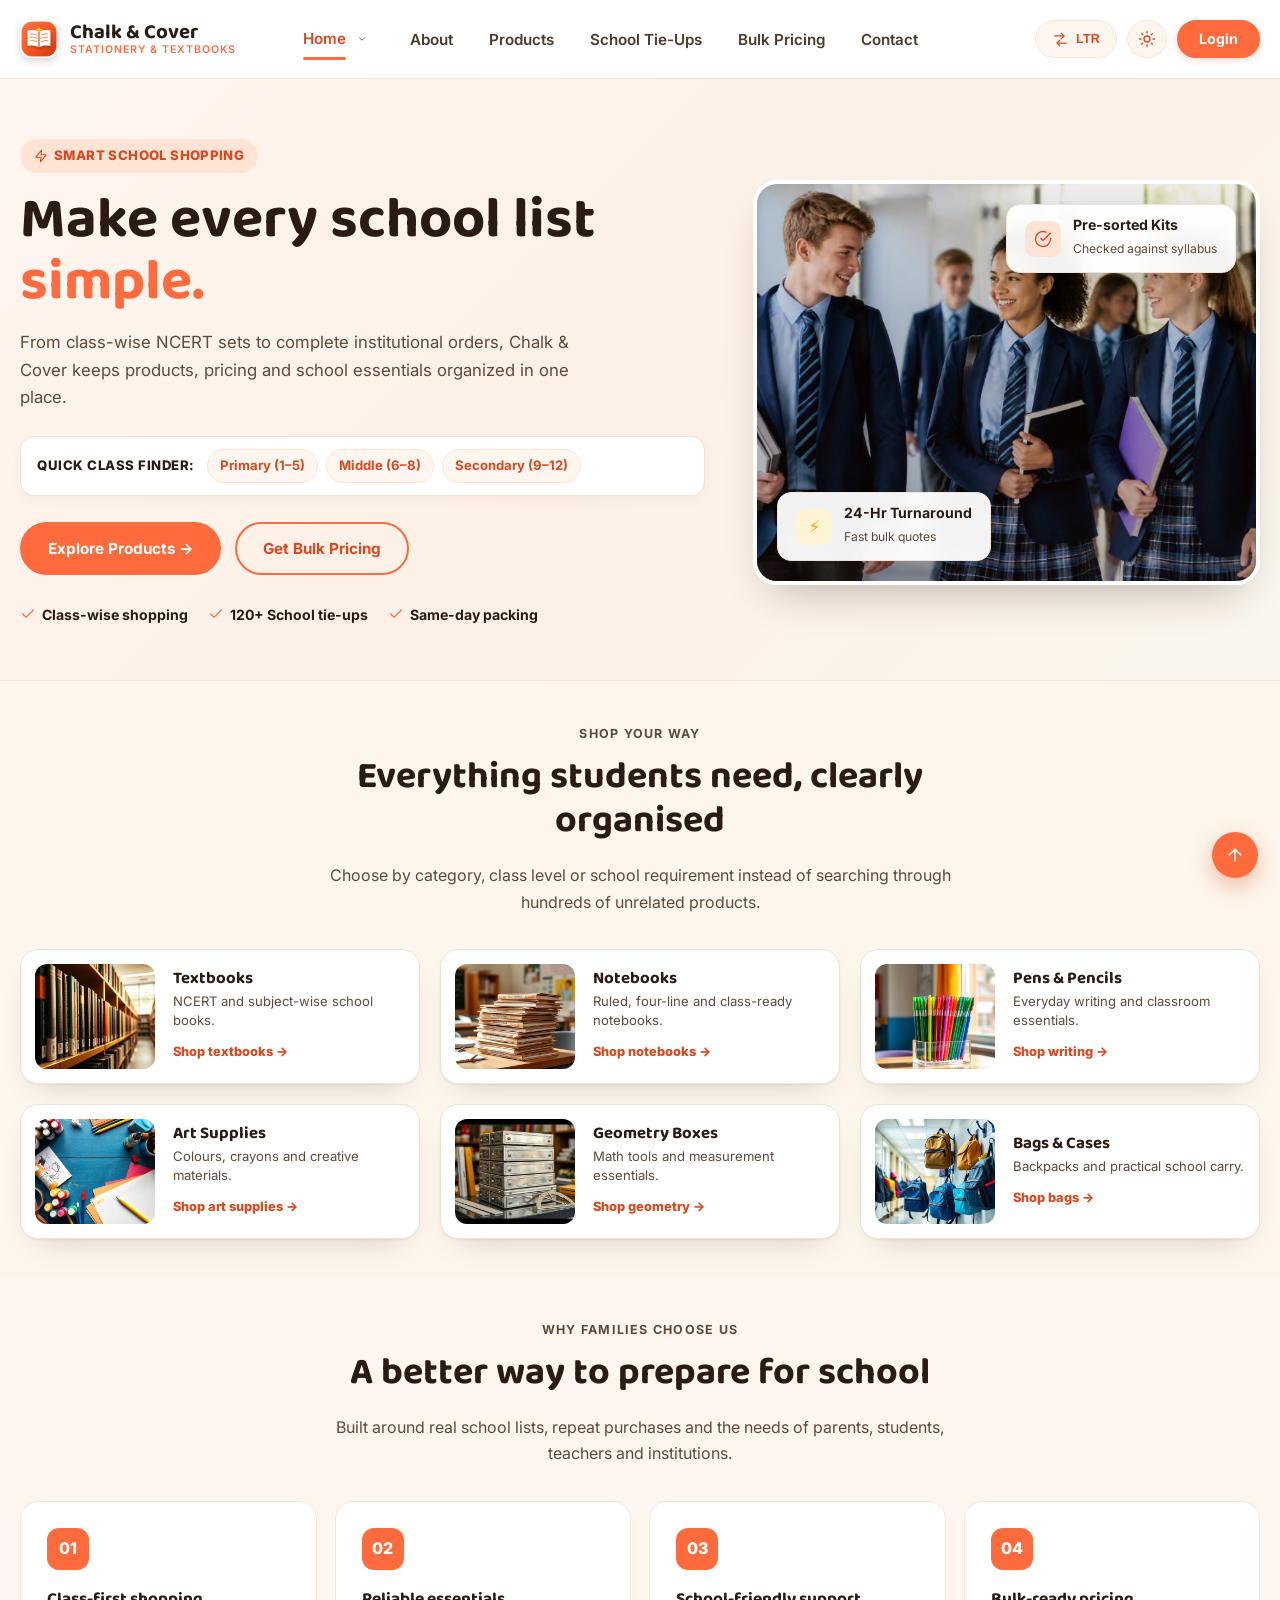
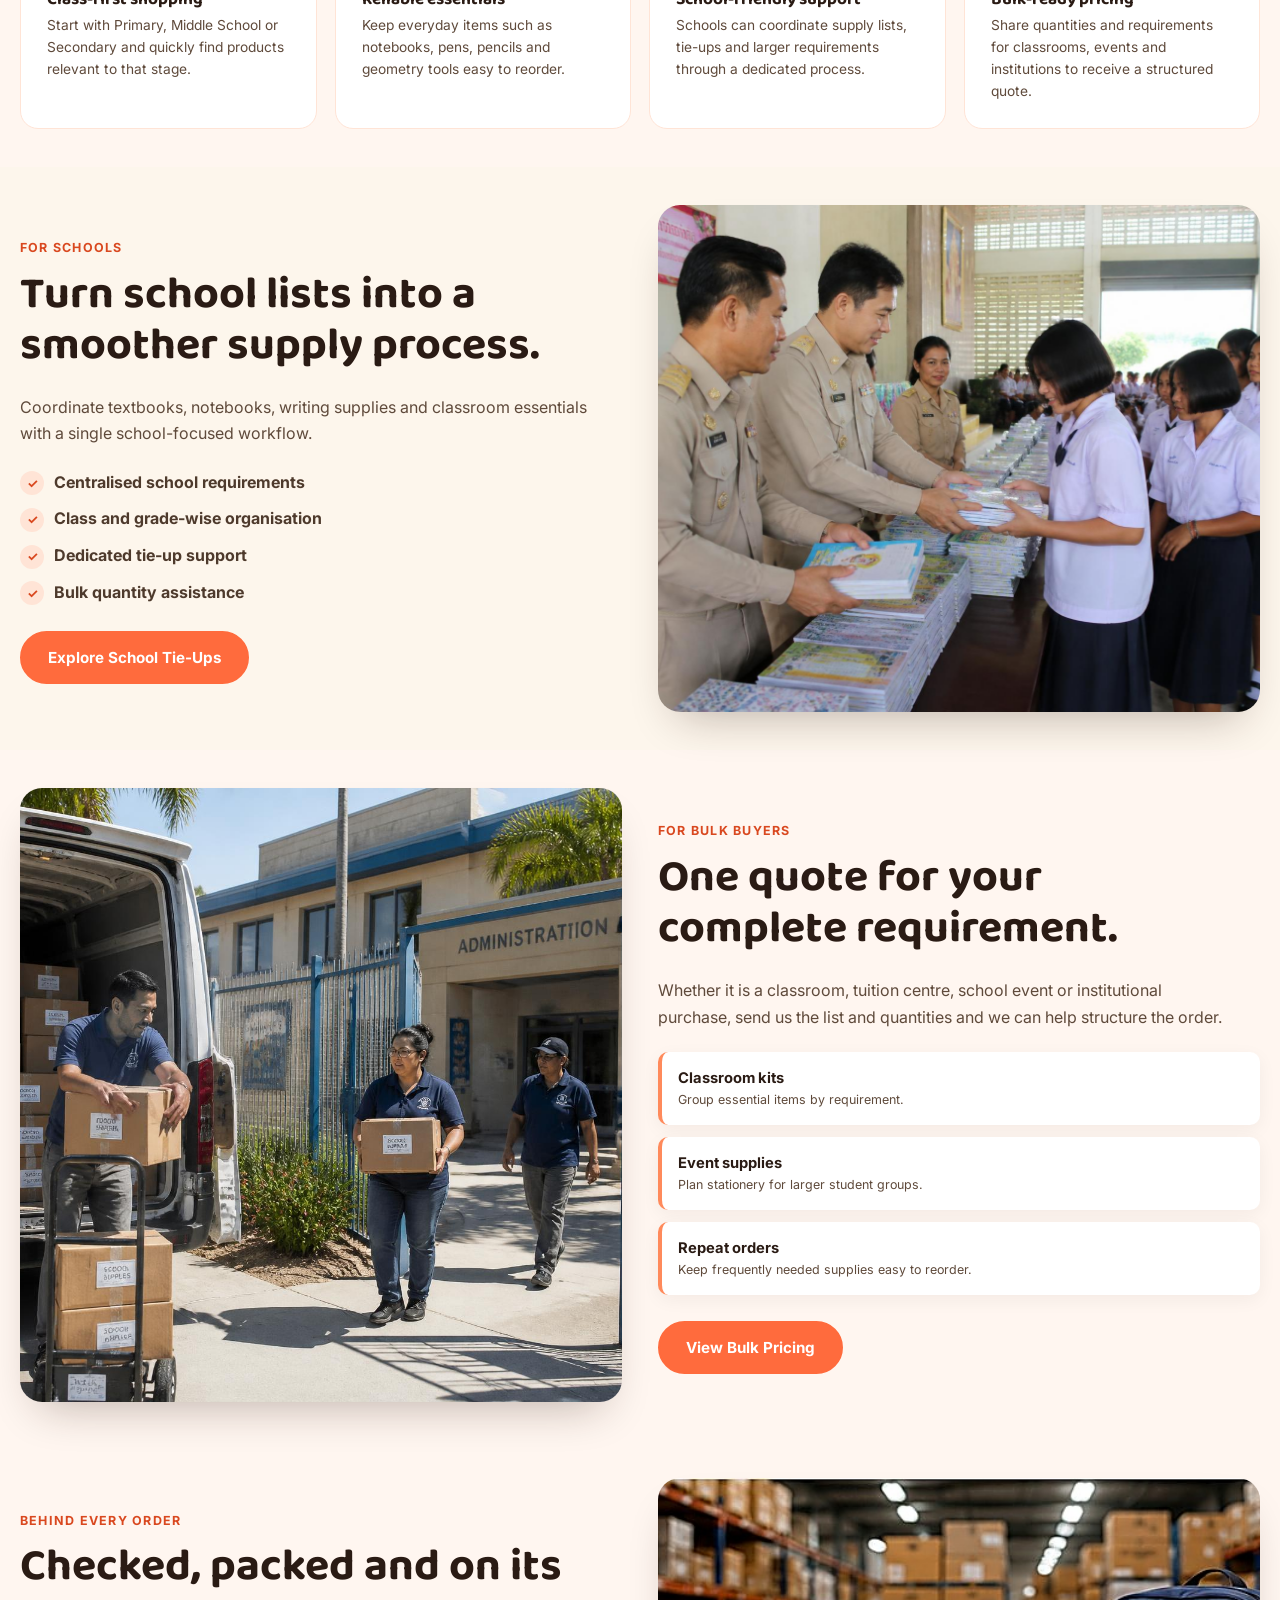
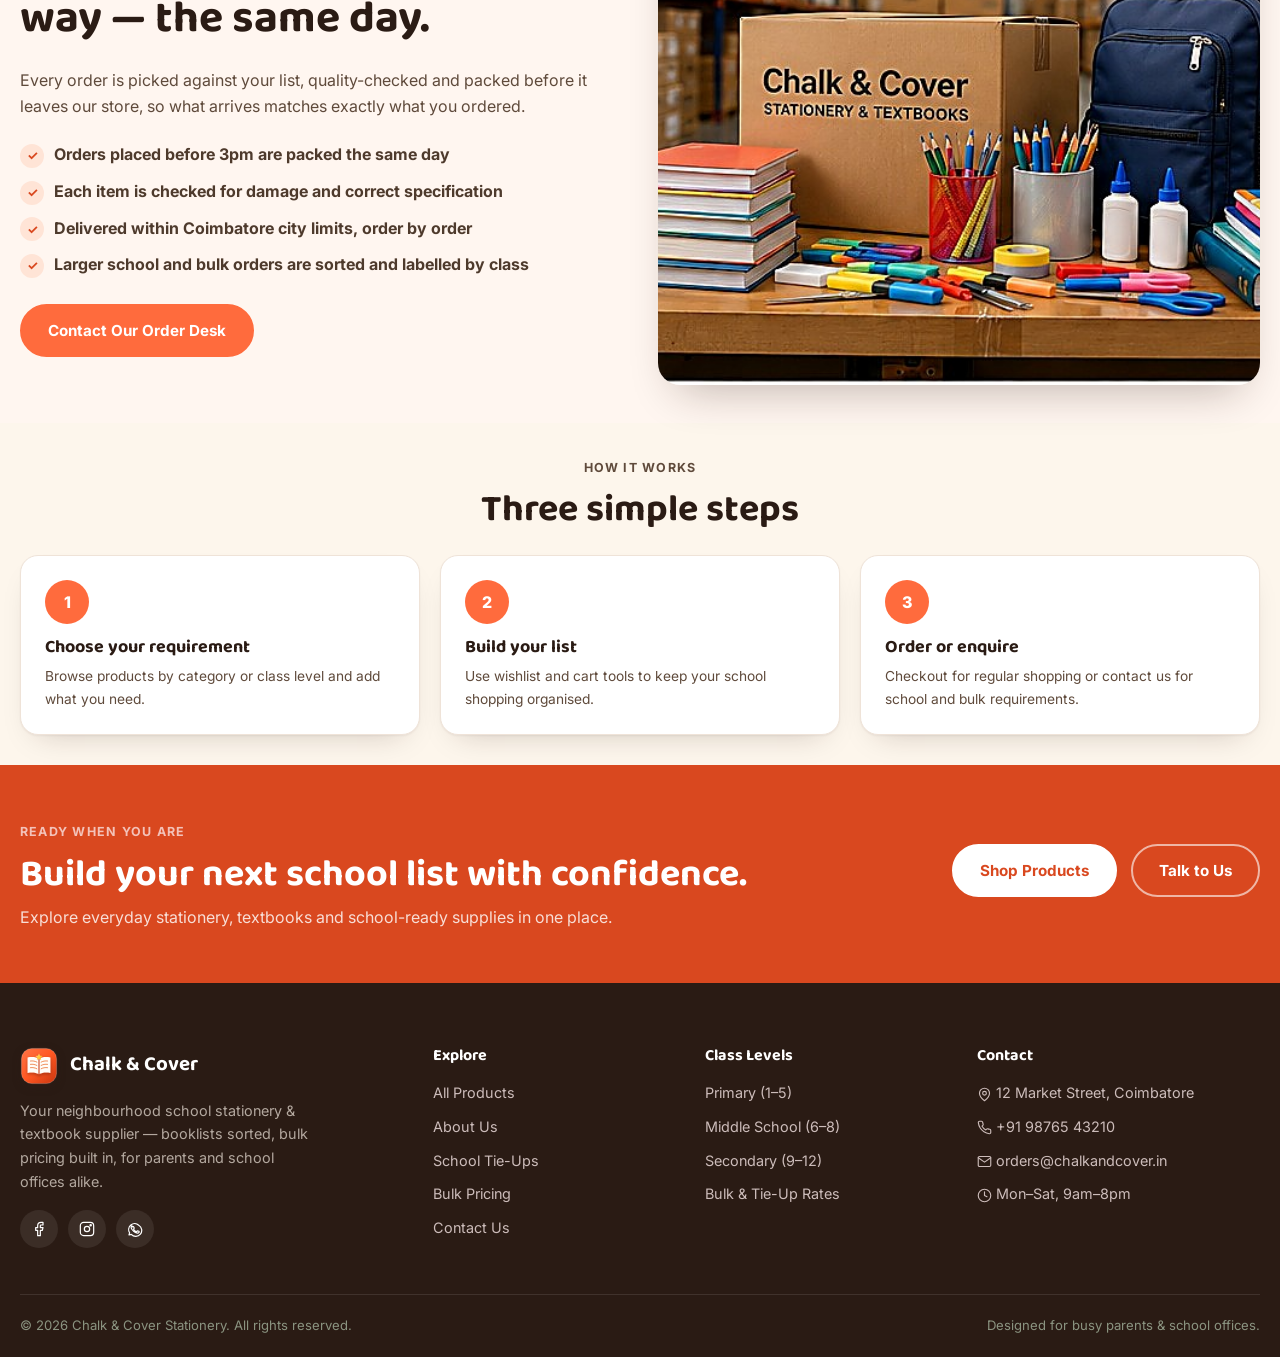
<file: home2.html>
<!DOCTYPE html>

<html lang="en"><head><meta charset="utf-8"/><meta content="width=device-width, initial-scale=1.0" name="viewport"/><title>Home 2 | Chalk &amp; Cover</title><link href="assets/img/logo.svg" rel="icon" type="image/svg+xml"/><link href="https://fonts.googleapis.com/css2?family=Baloo+2:wght@500;600;700;800&amp;family=Inter:wght@400;500;600;700;800&amp;family=Caveat:wght@600;700&amp;display=swap" rel="stylesheet"/><link href="css/style.css" rel="stylesheet"/></head><body>
<header class="site-navbar"><nav class="container-xl">
<a class="brand" href="index.html"><img alt="Chalk &amp; Cover logo" class="brand-logo" height="36" src="assets/img/logo.svg" width="36"/><span class="brand-word">Chalk &amp; Cover<small>Stationery &amp; Textbooks</small></span></a>
<ul class="nav-links"><li class="nav-home-item has-active"><div class="nav-home-row"><a class="nav-home-link active" href="index.html">Home</a><button type="button" class="nav-dropdown-toggle" aria-label="Toggle Home Submenu" aria-expanded="false"><svg class="icon-svg dropdown-arrow" width="12" height="12" viewBox="0 0 24 24" fill="none" stroke="currentColor" stroke-width="2.8" stroke-linecap="round" stroke-linejoin="round"><path d="M6 9l6 6 6-6"></path></svg></button></div><div aria-label="Home page options" class="nav-home-menu"><a href="index.html">Home 1</a><a class="active" href="home2.html">Home 2</a></div></li><li><a href="about.html">About</a></li><li><a href="products.html">Products</a></li><li><a href="school-tieups.html">School Tie-Ups</a></li><li><a href="bulk-pricing.html">Bulk Pricing</a></li><li><a href="contact.html">Contact</a></li><li class="nav-mobile-only nav-mobile-settings" style="display:none;"><button aria-label="Switch to dark mode" aria-pressed="false" class="nav-icon-btn theme-toggle-btn" title="Toggle dark / light mode" type="button"><svg class="icon-svg theme-icon-sun" height="16" viewbox="0 0 24 24" width="16"><circle cx="12" cy="12" r="4"></circle><path d="M12 2v2M12 20v2M4.9 4.9l1.4 1.4M17.7 17.7l1.4 1.4M2 12h2M20 12h2M4.9 19.1l1.4-1.4M17.7 6.3l1.4-1.4"></path></svg><svg class="icon-svg theme-icon-moon" height="16" viewbox="0 0 24 24" width="16"><path d="M21 12.8A9 9 0 1 1 11.2 3 7 7 0 0 0 21 12.8Z"></path></svg><span>Dark Mode</span></button><button aria-label="Switch to right-to-left layout" aria-pressed="false" class="nav-icon-btn dir-toggle-btn" title="Toggle LTR / RTL direction" type="button"><svg class="icon-svg" height="16" viewbox="0 0 24 24" width="16"><path d="M17 3h4v4M21 3l-6 6"></path><path d="M7 21H3v-4M3 21l6-6"></path></svg><span class="dir-toggle-label">LTR</span></button></li><li class="nav-mobile-only nav-mobile-login-item"><a class="nav-mobile-login" href="login.html"><svg class="icon-svg" height="16" viewbox="0 0 24 24" width="16"><path d="M15 3h4a2 2 0 0 1 2 2v14a2 2 0 0 1-2 2h-4"></path><polyline points="10 17 15 12 10 7"></polyline><line x1="15" x2="3" y1="12" y2="12"></line></svg><span>Login</span></a></li></ul>
<div class="nav-tools"><button aria-label="Switch to right-to-left layout" aria-pressed="false" class="nav-icon-btn dir-toggle-btn" id="dirToggleBtn" title="Toggle LTR / RTL direction" type="button"><svg aria-hidden="true" class="icon-svg dir-toggle-icon" height="17" viewbox="0 0 24 24" width="17"><path d="M4 7h12"></path><path d="M13 3l4 4-4 4"></path><path d="M20 17H8"></path><path d="M11 13l-4 4 4 4"></path></svg><span class="dir-toggle-label">LTR</span></button><button aria-label="Switch to dark mode" aria-pressed="false" class="nav-icon-btn theme-toggle-btn" id="themeToggleBtn" title="Toggle dark / light mode" type="button"><svg class="icon-svg theme-icon-sun" height="18" viewbox="0 0 24 24" width="18"><circle cx="12" cy="12" r="4"></circle><path d="M12 2v2M12 20v2M4.9 4.9l1.4 1.4M17.7 17.7l1.4 1.4M2 12h2M20 12h2M4.9 19.1l1.4-1.4M17.7 6.3l1.4-1.4"></path></svg><svg class="icon-svg theme-icon-moon" height="18" viewbox="0 0 24 24" width="18"><path d="M21 12.8A9 9 0 1 1 11.2 3 7 7 0 0 0 21 12.8Z"></path></svg></button><a class="auth-nav-link" href="login.html">Login</a><button aria-expanded="false" aria-label="Toggle menu" class="nav-toggle"><svg class="icon-svg nav-toggle-icon-open" height="20" viewbox="0 0 24 24" width="20"><path d="M3 12h18"></path><path d="M3 6h18"></path><path d="M3 18h18"></path></svg><svg class="icon-svg nav-toggle-icon-close" height="20" viewbox="0 0 24 24" width="20"><path d="M18 6L6 18"></path><path d="M6 6l12 12"></path></svg></button></div></nav></header>
<section class="home2-hero-split">
  <div class="container-xl">
    <div class="home2-hero-grid">
      <div class="home2-hero-left">
        <div class="home2-badge"><svg class="icon-svg" width="14" height="14" viewBox="0 0 24 24"><polygon points="13 2 3 14 12 14 11 22 21 10 12 10 13 2"></polygon></svg> Smart School Shopping</div>
        <h1>Make every school list <mark>simple.</mark></h1>
        <p class="home2-subhead">From class-wise NCERT sets to complete institutional orders, Chalk &amp; Cover keeps products, pricing and school essentials organized in one place.</p>
        <div class="home2-quick-pills">
          <span class="pill-label">Quick Class Finder:</span>
          <div class="pill-group">
            <a href="products.html#primary" class="hero-pill">Primary (1–5)</a>
            <a href="products.html#middle" class="hero-pill">Middle (6–8)</a>
            <a href="products.html#secondary" class="hero-pill">Secondary (9–12)</a>
          </div>
        </div>
        <div class="hero-ctas">
          <a class="btn-brand" href="products.html">Explore Products →</a>
          <a class="btn-brand-outline" href="bulk-pricing.html">Get Bulk Pricing</a>
        </div>
        <div class="home2-hero-points">
          <span><svg class="icon-svg" width="16" height="16" viewBox="0 0 24 24"><polyline points="20 6 9 17 4 12"></polyline></svg> Class-wise shopping</span>
          <span><svg class="icon-svg" width="16" height="16" viewBox="0 0 24 24"><polyline points="20 6 9 17 4 12"></polyline></svg> 120+ School tie-ups</span>
          <span><svg class="icon-svg" width="16" height="16" viewBox="0 0 24 24"><polyline points="20 6 9 17 4 12"></polyline></svg> Same-day packing</span>
        </div>
      </div>
      <div class="home2-hero-right">
        <div class="home2-hero-card-frame">
          <img src="assets/img/hero-home2-bg.jpg" alt="Chalk &amp; Cover school stationery display" class="home2-hero-img" />
          <div class="home2-hero-card-overlay"></div>
          <div class="home2-float-card float-top">
            <div class="float-icon">
              <svg class="icon-svg" width="18" height="18" viewBox="0 0 24 24"><path d="M22 11.08V12a10 10 0 1 1-5.93-9.14"></path><polyline points="22 4 12 14.01 9 11.01"></polyline></svg>
            </div>
            <div>
              <strong>Pre-sorted Kits</strong>
              <span>Checked against syllabus</span>
            </div>
          </div>
          <div class="home2-float-card float-bottom">
            <div class="float-icon-alt">⚡</div>
            <div>
              <strong>24-Hr Turnaround</strong>
              <span>Fast bulk quotes</span>
            </div>
          </div>
        </div>
      </div>
    </div>
  </div>
</section>
<section class="section-pad"><div class="container-xl"><div class="section-head"><p class="eyebrow">Shop your way</p><h2>Everything students need, clearly organised</h2><p>Choose by category, class level or school requirement instead of searching through hundreds of unrelated products.</p></div><div class="home2-category-grid"><a class="home2-category" href="products.html"><img alt="Textbooks" src="assets/img/cat-textbooks-3.jpg"/><div><h3>Textbooks</h3><p>NCERT and subject-wise school books.</p><span>Shop textbooks →</span></div></a><a class="home2-category" href="products.html"><img alt="Notebooks" src="assets/img/cat-notebooks-3.jpg"/><div><h3>Notebooks</h3><p>Ruled, four-line and class-ready notebooks.</p><span>Shop notebooks →</span></div></a><a class="home2-category" href="products.html"><img alt="Pens and pencils" src="assets/img/cat-pens-3.jpg"/><div><h3>Pens &amp; Pencils</h3><p>Everyday writing and classroom essentials.</p><span>Shop writing →</span></div></a><a class="home2-category" href="products.html"><img alt="Art supplies" src="assets/img/cat-art-3.jpg"/><div><h3>Art Supplies</h3><p>Colours, crayons and creative materials.</p><span>Shop art supplies →</span></div></a><a class="home2-category" href="products.html"><img alt="Geometry boxes" src="assets/img/cat-geometry-3.jpg"/><div><h3>Geometry Boxes</h3><p>Math tools and measurement essentials.</p><span>Shop geometry →</span></div></a><a class="home2-category" href="products.html"><img alt="Bags and cases" src="assets/img/cat-bags-3.jpg"/><div><h3>Bags &amp; Cases</h3><p>Backpacks and practical school carry.</p><span>Shop bags →</span></div></a></div></div></section>
<section class="section-pad home2-soft"><div class="container-xl"><div class="section-head"><p class="eyebrow">Why families choose us</p><h2>A better way to prepare for school</h2><p>Built around real school lists, repeat purchases and the needs of parents, students, teachers and institutions.</p></div><div class="home2-feature-grid"><article><div class="home2-feature-icon">01</div><h3>Class-first shopping</h3><p>Start with Primary, Middle School or Secondary and quickly find products relevant to that stage.</p></article><article><div class="home2-feature-icon">02</div><h3>Reliable essentials</h3><p>Keep everyday items such as notebooks, pens, pencils and geometry tools easy to reorder.</p></article><article><div class="home2-feature-icon">03</div><h3>School-friendly support</h3><p>Schools can coordinate supply lists, tie-ups and larger requirements through a dedicated process.</p></article><article><div class="home2-feature-icon">04</div><h3>Bulk-ready pricing</h3><p>Share quantities and requirements for classrooms, events and institutions to receive a structured quote.</p></article></div></div></section>
<section class="section-pad"><div class="container-xl"><div class="home2-split"><div class="home2-panel"><p class="eyebrow">For schools</p><h2>Turn school lists into a smoother supply process.</h2><p>Coordinate textbooks, notebooks, writing supplies and classroom essentials with a single school-focused workflow.</p><ul class="home2-checks"><li>Centralised school requirements</li><li>Class and grade-wise organisation</li><li>Dedicated tie-up support</li><li>Bulk quantity assistance</li></ul><a class="btn-brand" href="school-tieups.html">Explore School Tie-Ups</a></div><img alt="School tie-up support" class="home2-split-image" src="assets/img/school-tieup-alt.jpg"/></div></div></section>
<section class="section-pad home2-soft"><div class="container-xl"><div class="home2-split reverse"><img alt="Bulk school supplies" class="home2-split-image" src="assets/img/bulk-delivery.jpg"/><div class="home2-panel"><p class="eyebrow">For bulk buyers</p><h2>One quote for your complete requirement.</h2><p>Whether it is a classroom, tuition centre, school event or institutional purchase, send us the list and quantities and we can help structure the order.</p><div class="home2-stat-list"><div><strong>Classroom kits</strong><span>Group essential items by requirement.</span></div><div><strong>Event supplies</strong><span>Plan stationery for larger student groups.</span></div><div><strong>Repeat orders</strong><span>Keep frequently needed supplies easy to reorder.</span></div></div><a class="btn-brand" href="bulk-pricing.html">View Bulk Pricing</a></div></div></div></section>
<section class="section-pad home2-soft"><div class="container-xl"><div class="home2-split"><div class="home2-panel"><p class="eyebrow">Behind every order</p><h2>Checked, packed and on its way — the same day.</h2><p>Every order is picked against your list, quality-checked and packed before it leaves our store, so what arrives matches exactly what you ordered.</p><ul class="home2-checks"><li>Orders placed before 3pm are packed the same day</li><li>Each item is checked for damage and correct specification</li><li>Delivered within Coimbatore city limits, order by order</li><li>Larger school and bulk orders are sorted and labelled by class</li></ul><a class="btn-brand" href="contact.html">Contact Our Order Desk</a></div><img alt="Chalk and Cover order packed with notebooks, pens and a backpack ready for dispatch" class="home2-split-image" src="assets/bulk-orders-photo.jpg"/></div></div></section>
<section class="section-pad home2-steps-section"><div class="container-xl"><div class="section-head"><p class="eyebrow">How it works</p><h2>Three simple steps</h2></div><div class="home2-steps"><article><span>1</span><h3>Choose your requirement</h3><p>Browse products by category or class level and add what you need.</p></article><article><span>2</span><h3>Build your list</h3><p>Use wishlist and cart tools to keep your school shopping organised.</p></article><article><span>3</span><h3>Order or enquire</h3><p>Checkout for regular shopping or contact us for school and bulk requirements.</p></article></div></div></section>
<section class="home2-cta"><div class="container-xl"><div><p class="eyebrow">Ready when you are</p><h2>Build your next school list with confidence.</h2><p>Explore everyday stationery, textbooks and school-ready supplies in one place.</p></div><div class="hero-ctas"><a class="btn-brand" href="products.html">Shop Products</a><a class="btn-brand-outline" href="contact.html">Talk to Us</a></div></div></section>

<footer><div class="container-xl"><div class="footer-grid"><div class="footer-brand"><a class="brand" href="index.html" style="margin-bottom:14px;"><img alt="Chalk &amp; Cover logo" class="brand-logo" height="36" src="assets/img/logo.svg" width="36"/><span class="brand-word" style="color:#fff;">Chalk &amp; Cover</span></a><p>Your neighbourhood school stationery &amp; textbook supplier — booklists sorted, bulk pricing built in, for parents and school offices alike.</p><div class="social-row"><a aria-label="Facebook" href="https://facebook.com/chalkandcover" rel="noopener noreferrer" target="_blank"><svg class="icon-svg" height="16" viewbox="0 0 24 24" width="16"><path d="M18 2h-3a5 5 0 0 0-5 5v3H7v4h3v8h4v-8h3l1-4h-4V7a1 1 0 0 1 1-1h3Z"></path></svg></a><a aria-label="Instagram" href="https://instagram.com/chalkandcover" rel="noopener noreferrer" target="_blank"><svg class="icon-svg" height="16" viewbox="0 0 24 24" width="16"><rect height="20" rx="5" width="20" x="2" y="2"></rect><circle cx="12" cy="12" r="4"></circle><circle cx="17.5" cy="6.5" r="1"></circle></svg></a><a aria-label="WhatsApp" href="https://wa.me/919876543210" rel="noopener noreferrer" target="_blank"><svg class="icon-svg" height="16" viewbox="0 0 24 24" width="16"><path d="M17.6 6.3A9 9 0 0 0 3.9 17.7L3 21l3.4-.9A9 9 0 1 0 17.6 6.3Z"></path><path d="M8.5 8.9c.2-.5.4-.5.6-.5h.5c.2 0 .4 0 .5.4.2.5.6 1.6.6 1.7.1.1.1.3 0 .4-.1.2-.1.3-.3.4-.1.2-.3.3-.4.5-.1.1-.3.3-.1.6.2.3.8 1.3 1.7 2.1 1.2 1 2.1 1.4 2.4 1.5.3.1.5.1.6-.1.2-.2.7-.8.9-1.1.2-.2.4-.2.6-.1.2.1 1.5.7 1.7.8.2.1.4.2.4.3.1.4.1.8-.1 1.2-.2.4-1.1 1-1.9 1.1-.5.1-1.2.1-3.7-1-3-1.3-4.9-4.4-5.1-4.6-.1-.2-1.2-1.6-1.2-3s.7-2.1 1-2.4Z"></path></svg></a></div></div><div><h5>Explore</h5><ul><li><a href="products.html">All Products</a></li>
<li><a href="about.html">About Us</a></li><li><a href="school-tieups.html">School Tie-Ups</a></li><li><a href="bulk-pricing.html">Bulk Pricing</a></li><li><a href="contact.html">Contact Us</a></li></ul></div><div><h5>Class Levels</h5><ul><li><a href="products.html#primary">Primary (1–5)</a></li><li><a href="products.html#middle">Middle School (6–8)</a></li><li><a href="products.html#secondary">Secondary (9–12)</a></li><li><a href="bulk-pricing.html">Bulk &amp; Tie-Up Rates</a></li></ul></div><div><h5>Contact</h5><ul><li><svg class="icon-svg" height="15" viewbox="0 0 24 24" width="15"><path d="M20 10c0 6-8 12-8 12s-8-6-8-12a8 8 0 0 1 16 0Z"></path><circle cx="12" cy="10" r="3"></circle></svg> 12 Market Street, Coimbatore</li><li><svg class="icon-svg" height="15" viewbox="0 0 24 24" width="15"><path d="M22 16.92v3a2 2 0 0 1-2.18 2 19.79 19.79 0 0 1-8.63-3.07 19.5 19.5 0 0 1-6-6 19.79 19.79 0 0 1-3.07-8.67A2 2 0 0 1 4.11 2h3a2 2 0 0 1 2 1.72c.13.96.36 1.9.68 2.81a2 2 0 0 1-.45 2.11L8.09 9.91a16 16 0 0 0 6 6l1.27-1.27a2 2 0 0 1 2.11-.45c.91.32 1.85.55 2.81.68A2 2 0 0 1 22 16.92Z"></path></svg> +91 98765 43210</li><li><svg class="icon-svg" height="15" viewbox="0 0 24 24" width="15"><rect height="16" rx="2" width="20" x="2" y="4"></rect><path d="m22 6-10 7L2 6"></path></svg> orders@chalkandcover.in</li><li><svg class="icon-svg" height="15" viewbox="0 0 24 24" width="15"><circle cx="12" cy="12" r="10"></circle><path d="M12 6v6l4 2"></path></svg> Mon–Sat, 9am–8pm</li></ul></div></div><div class="footer-bottom"><span>© 2026 Chalk &amp; Cover Stationery. All rights reserved.</span><span>Designed for busy parents &amp; school offices.</span></div></div></footer>
<script src="js/main.js"></script>
<script>
(function(){
  var form = document.getElementById('home2-newsletter-form');
  if(!form) return;
  form.addEventListener('submit', function(e){
    e.preventDefault();
    form.style.display = 'none';
    var note = document.getElementById('home2-newsletter-note');
    if(note) note.style.display = 'block';
  });
})();
</script>

<script>
// Newsletter signup handling
(function(){
  const form = document.getElementById('ccNewsletterForm');
  const success = document.getElementById('ccNewsletterSuccess');
  if (form) {
    form.addEventListener('submit', function(e) {
      e.preventDefault();
      form.style.display = 'none';
      if (success) success.style.display = 'block';
    });
  }
})();
</script>
</body></html>
</file>
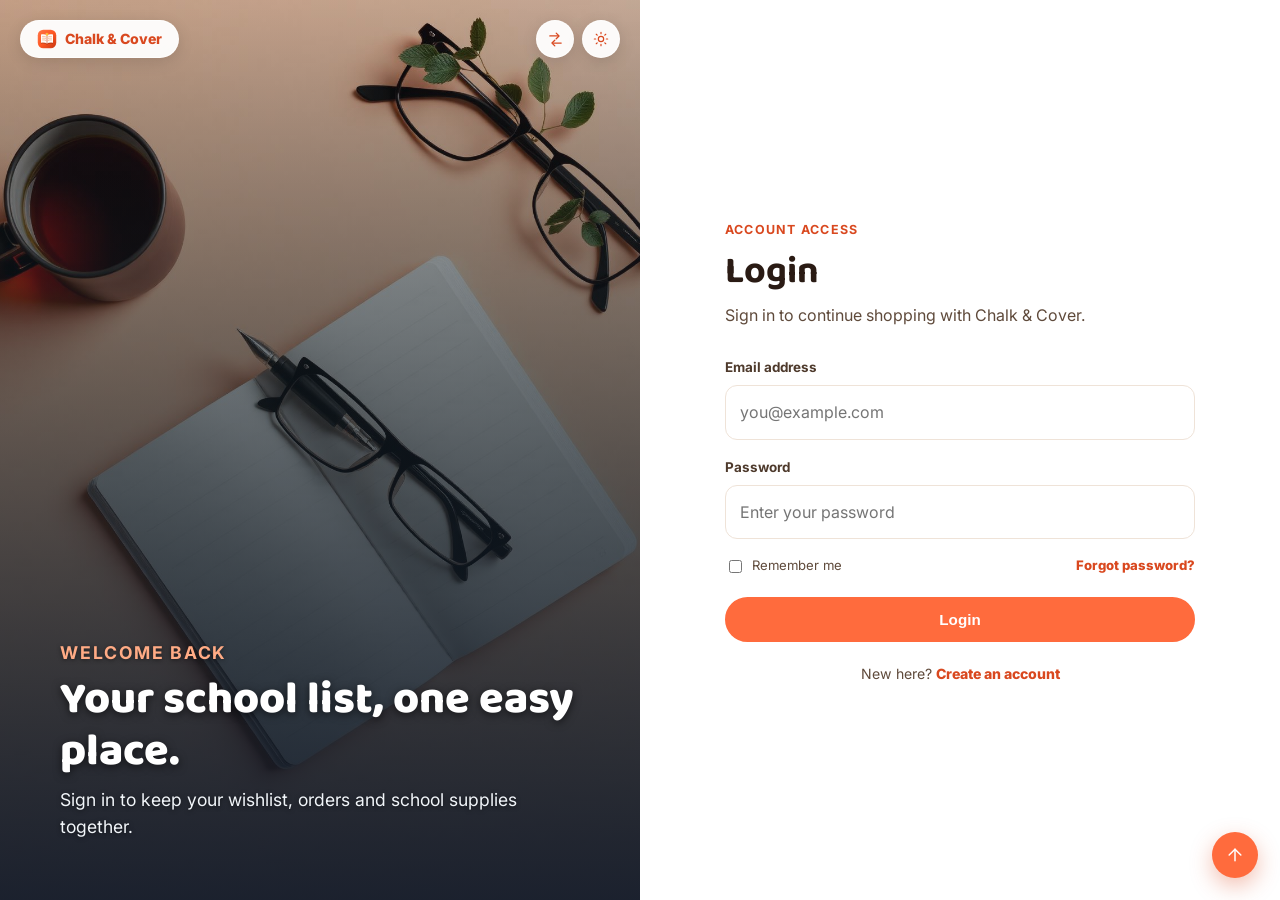
<file: login.html>
<!DOCTYPE html>

<html lang="en"><head><meta charset="utf-8"/><meta content="width=device-width, initial-scale=1.0" name="viewport"/><title>Login | Chalk &amp; Cover</title><link href="assets/img/logo.svg" rel="icon" type="image/svg+xml"/><link href="https://fonts.googleapis.com/css2?family=Baloo+2:wght@500;600;700;800&amp;family=Inter:wght@400;500;600;700;800&amp;family=Caveat:wght@600;700&amp;display=swap" rel="stylesheet"/><link href="css/style.css" rel="stylesheet"/></head><body><main class="auth-page"><section class="auth-visual">
<div class="auth-top-nav">
  <a aria-label="Go to Home" class="auth-image-home-btn" href="index.html">
    <img src="assets/img/logo.svg" alt="Chalk &amp; Cover logo" width="20" height="20"/>
    Chalk &amp; Cover
  </a>
  <div class="auth-top-actions">
    <button aria-label="Switch to right-to-left layout" aria-pressed="false" class="nav-icon-btn dir-toggle-btn" type="button" title="Toggle LTR / RTL direction">
      <svg aria-hidden="true" class="icon-svg dir-toggle-icon" height="16" viewbox="0 0 24 24" width="16"><path d="M4 7h12"></path><path d="M13 3l4 4-4 4"></path><path d="M20 17H8"></path><path d="M11 13l-4 4 4 4"></path></svg>
      <span class="dir-toggle-label">LTR</span>
    </button>
    <button aria-label="Switch to dark mode" aria-pressed="false" class="nav-icon-btn theme-toggle-btn" type="button" title="Toggle dark / light mode">
      <svg class="icon-svg theme-icon-sun" height="16" viewbox="0 0 24 24" width="16"><circle cx="12" cy="12" r="4"></circle><path d="M12 2v2M12 20v2M4.9 4.9l1.4 1.4M17.7 17.7l1.4 1.4M2 12h2M20 12h2M4.9 19.1l1.4-1.4M17.7 6.3l1.4-1.4"></path></svg>
      <svg class="icon-svg theme-icon-moon" height="16" viewbox="0 0 24 24" width="16"><path d="M21 12.8A9 9 0 1 1 11.2 3 7 7 0 0 0 21 12.8Z"></path></svg>
      <span>Dark Mode</span>
    </button>
  </div>
</div>
<img alt="School stationery and supplies" src="assets/img/auth-login.jpg"/><div class="auth-visual-copy"><p class="eyebrow">Welcome back</p><h1>Your school list, one easy place.</h1><p>Sign in to keep your wishlist, orders and school supplies together.</p></div></section><section class="auth-form-side"><div class="auth-form-wrap"><p class="eyebrow">Account access</p><h1>Login</h1><p class="subtext">Sign in to continue shopping with Chalk &amp; Cover.</p><form class="auth-form" id="loginForm"><div class="auth-field"><label for="loginEmail">Email address</label><input autocomplete="email" id="loginEmail" placeholder="you@example.com" required="" type="email"/></div><div class="auth-field"><label for="loginPassword">Password</label><input autocomplete="current-password" id="loginPassword" placeholder="Enter your password" required="" type="password"/></div><div class="auth-row"><label><input type="checkbox"/> Remember me</label><a href="#">Forgot password?</a></div><button class="btn-brand auth-submit" type="submit">Login</button></form><div class="auth-success" id="loginSuccess">Login successful — welcome back!</div><div class="auth-switch">New here? <a href="register.html">Create an account</a></div></div></section></main><script src="js/main.js"></script>
<script>document.getElementById('loginForm').addEventListener('submit',function(e){e.preventDefault();localStorage.setItem('chalkCoverAuth','1');document.getElementById('loginSuccess').classList.add('show');const next=localStorage.getItem('chalkCoverReturnTo')||'index.html';localStorage.removeItem('chalkCoverReturnTo');setTimeout(()=>window.location.href=next,350);});</script></body></html>
</file>
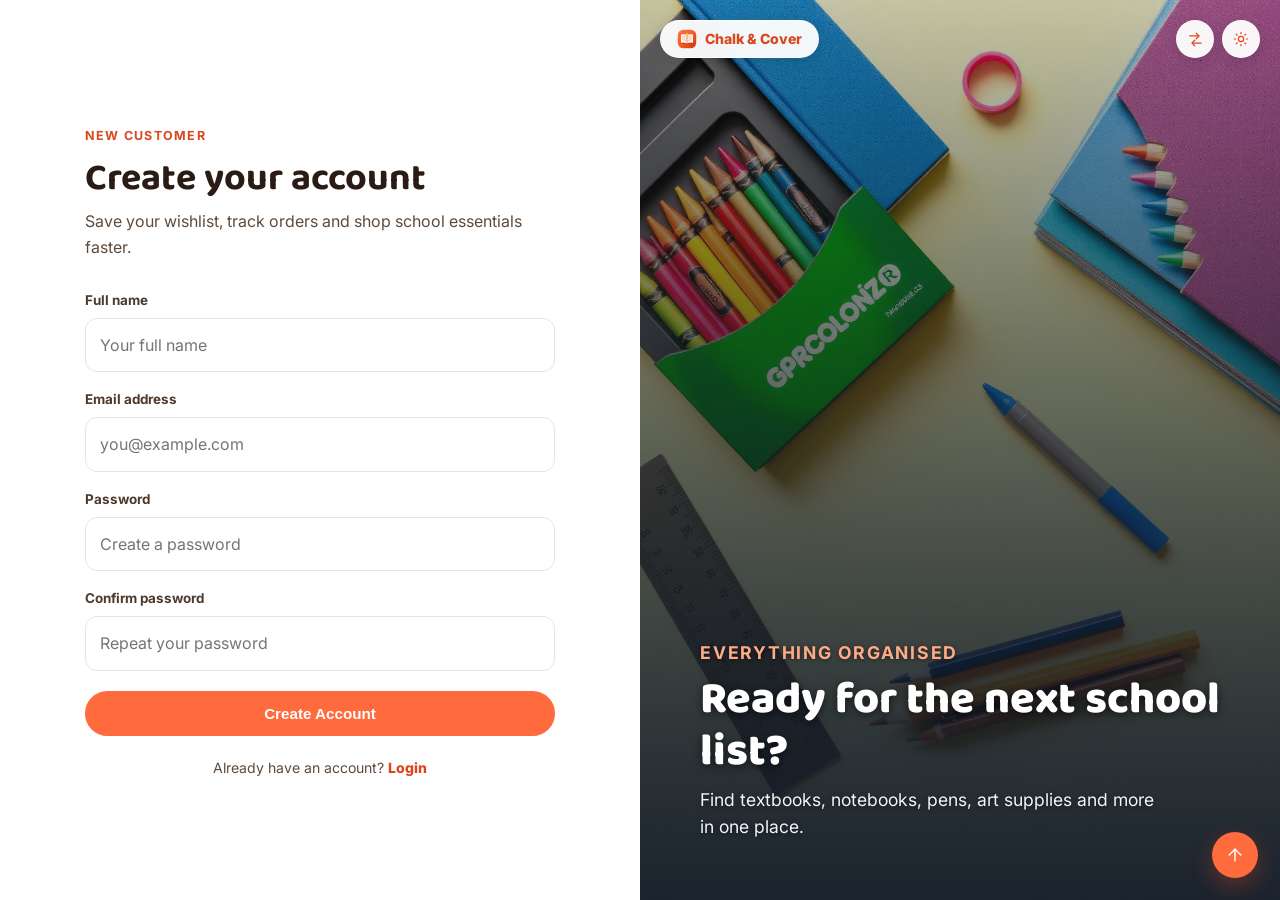
<file: register.html>
<!DOCTYPE html>

<html lang="en"><head><meta charset="utf-8"/><meta content="width=device-width, initial-scale=1.0" name="viewport"/><title>Create Account | Chalk &amp; Cover</title><link href="assets/img/logo.svg" rel="icon" type="image/svg+xml"/><link href="https://fonts.googleapis.com/css2?family=Baloo+2:wght@500;600;700;800&amp;family=Inter:wght@400;500;600;700;800&amp;family=Caveat:wght@600;700&amp;display=swap" rel="stylesheet"/><link href="css/style.css" rel="stylesheet"/></head><body><main class="auth-page"><section class="auth-form-side"><div class="auth-form-wrap"><p class="eyebrow">New customer</p><h1>Create your account</h1><p class="subtext">Save your wishlist, track orders and shop school essentials faster.</p><form class="auth-form" id="registerForm"><div class="auth-field"><label for="regName">Full name</label><input autocomplete="name" id="regName" placeholder="Your full name" required="" type="text"/></div><div class="auth-field"><label for="regEmail">Email address</label><input autocomplete="email" id="regEmail" placeholder="you@example.com" required="" type="email"/></div><div class="auth-field"><label for="regPassword">Password</label><input autocomplete="new-password" id="regPassword" minlength="6" placeholder="Create a password" required="" type="password"/></div><div class="auth-field"><label for="regConfirm">Confirm password</label><input autocomplete="new-password" id="regConfirm" minlength="6" placeholder="Repeat your password" required="" type="password"/></div><button class="btn-brand auth-submit" type="submit">Create Account</button></form><div class="auth-success" id="registerSuccess">Account created successfully!</div><div class="auth-switch">Already have an account? <a href="login.html">Login</a></div></div></section><section class="auth-visual">
<div class="auth-top-nav">
  <a aria-label="Go to Home" class="auth-image-home-btn" href="index.html">
    <img src="assets/img/logo.svg" alt="Chalk &amp; Cover logo" width="20" height="20"/>
    Chalk &amp; Cover
  </a>
  <div class="auth-top-actions">
    <button aria-label="Switch to right-to-left layout" aria-pressed="false" class="nav-icon-btn dir-toggle-btn" type="button" title="Toggle LTR / RTL direction">
      <svg aria-hidden="true" class="icon-svg dir-toggle-icon" height="16" viewbox="0 0 24 24" width="16"><path d="M4 7h12"></path><path d="M13 3l4 4-4 4"></path><path d="M20 17H8"></path><path d="M11 13l-4 4 4 4"></path></svg>
      <span class="dir-toggle-label">LTR</span>
    </button>
    <button aria-label="Switch to dark mode" aria-pressed="false" class="nav-icon-btn theme-toggle-btn" type="button" title="Toggle dark / light mode">
      <svg class="icon-svg theme-icon-sun" height="16" viewbox="0 0 24 24" width="16"><circle cx="12" cy="12" r="4"></circle><path d="M12 2v2M12 20v2M4.9 4.9l1.4 1.4M17.7 17.7l1.4 1.4M2 12h2M20 12h2M4.9 19.1l1.4-1.4M17.7 6.3l1.4-1.4"></path></svg>
      <svg class="icon-svg theme-icon-moon" height="16" viewbox="0 0 24 24" width="16"><path d="M21 12.8A9 9 0 1 1 11.2 3 7 7 0 0 0 21 12.8Z"></path></svg>
      <span>Dark Mode</span>
    </button>
  </div>
</div>
<img alt="School stationery and supplies" src="assets/img/auth-register.jpg"/><div class="auth-visual-copy"><p class="eyebrow">Everything organised</p><h1>Ready for the next school list?</h1><p>Find textbooks, notebooks, pens, art supplies and more in one place.</p></div></section></main><script src="js/main.js"></script>
<script>document.getElementById('registerForm').addEventListener('submit',function(e){e.preventDefault();const p=document.getElementById('regPassword').value,c=document.getElementById('regConfirm').value;if(p!==c){alert('Passwords do not match.');return;}localStorage.setItem('chalkCoverAuth','1');document.getElementById('registerSuccess').classList.add('show');const next=localStorage.getItem('chalkCoverReturnTo')||'index.html';localStorage.removeItem('chalkCoverReturnTo');setTimeout(()=>window.location.href=next,350);});</script></body></html>
</file>
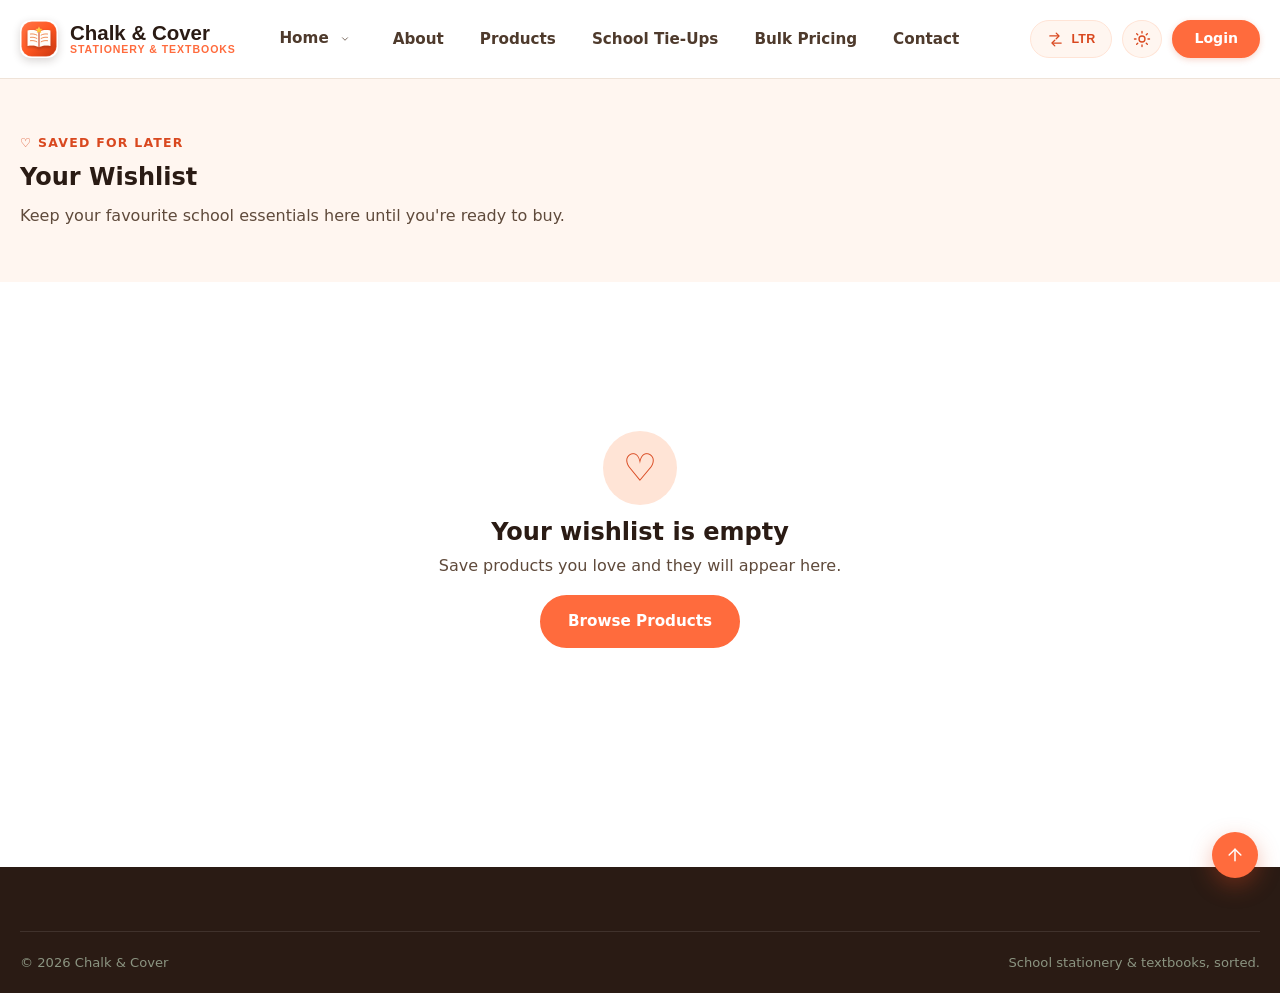
<file: wishlist.html>
<!DOCTYPE html>

<html lang="en"><head><meta charset="utf-8"/><meta content="width=device-width,initial-scale=1" name="viewport"/><title>Wishlist | Chalk &amp; Cover</title><link href="assets/img/logo.svg" rel="icon" type="image/svg+xml"/><link href="css/style.css" rel="stylesheet"/></head>
<body>
<header class="site-navbar"><nav class="container-xl"><a class="brand" href="index.html"><img alt="Chalk &amp; Cover logo" class="brand-logo" height="36" src="assets/img/logo.svg" width="36"/><span class="brand-word">Chalk &amp; Cover<small>Stationery &amp; Textbooks</small></span></a><ul class="nav-links"><li class="nav-home-item"><div class="nav-home-row"><a class="nav-home-link" href="index.html">Home</a><button type="button" class="nav-dropdown-toggle" aria-label="Toggle Home Submenu" aria-expanded="false"><svg class="icon-svg dropdown-arrow" width="12" height="12" viewBox="0 0 24 24" fill="none" stroke="currentColor" stroke-width="2.8" stroke-linecap="round" stroke-linejoin="round"><path d="M6 9l6 6 6-6"></path></svg></button></div><div aria-label="Home page options" class="nav-home-menu"><a href="index.html">Home 1</a><a href="home2.html">Home 2</a></div></li><li><a href="about.html">About</a></li><li><a href="products.html">Products</a></li><li><a href="school-tieups.html">School Tie-Ups</a></li><li><a href="bulk-pricing.html">Bulk Pricing</a></li><li><a href="contact.html">Contact</a></li><li class="nav-mobile-only nav-mobile-settings" style="display:none;"><button aria-label="Switch to dark mode" aria-pressed="false" class="nav-icon-btn theme-toggle-btn" title="Toggle dark / light mode" type="button"><svg class="icon-svg theme-icon-sun" height="16" viewbox="0 0 24 24" width="16"><circle cx="12" cy="12" r="4"></circle><path d="M12 2v2M12 20v2M4.9 4.9l1.4 1.4M17.7 17.7l1.4 1.4M2 12h2M20 12h2M4.9 19.1l1.4-1.4M17.7 6.3l1.4-1.4"></path></svg><svg class="icon-svg theme-icon-moon" height="16" viewbox="0 0 24 24" width="16"><path d="M21 12.8A9 9 0 1 1 11.2 3 7 7 0 0 0 21 12.8Z"></path></svg><span>Dark Mode</span></button><button aria-label="Switch to right-to-left layout" aria-pressed="false" class="nav-icon-btn dir-toggle-btn" title="Toggle LTR / RTL direction" type="button"><svg class="icon-svg" height="16" viewbox="0 0 24 24" width="16"><path d="M17 3h4v4M21 3l-6 6"></path><path d="M7 21H3v-4M3 21l6-6"></path></svg><span class="dir-toggle-label">LTR</span></button></li><li class="nav-mobile-only nav-mobile-login-item"><a class="nav-mobile-login" href="login.html"><svg class="icon-svg" height="16" viewbox="0 0 24 24" width="16"><path d="M15 3h4a2 2 0 0 1 2 2v14a2 2 0 0 1-2 2h-4"></path><polyline points="10 17 15 12 10 7"></polyline><line x1="15" x2="3" y1="12" y2="12"></line></svg><span>Login</span></a></li></ul><div class="nav-tools"><button aria-label="Switch to right-to-left layout" aria-pressed="false" class="nav-icon-btn dir-toggle-btn" id="dirToggleBtn" title="Toggle LTR / RTL direction" type="button"><svg aria-hidden="true" class="icon-svg dir-toggle-icon" height="17" viewbox="0 0 24 24" width="17"><path d="M4 7h12"></path><path d="M13 3l4 4-4 4"></path><path d="M20 17H8"></path><path d="M11 13l-4 4 4 4"></path></svg><span class="dir-toggle-label">LTR</span></button><button aria-label="Switch to dark mode" aria-pressed="false" class="nav-icon-btn theme-toggle-btn" id="themeToggleBtn" title="Toggle dark / light mode" type="button"><svg class="icon-svg theme-icon-sun" height="18" viewbox="0 0 24 24" width="18"><circle cx="12" cy="12" r="4"></circle><path d="M12 2v2M12 20v2M4.9 4.9l1.4 1.4M17.7 17.7l1.4 1.4M2 12h2M20 12h2M4.9 19.1l1.4-1.4M17.7 6.3l1.4-1.4"></path></svg><svg class="icon-svg theme-icon-moon" height="18" viewbox="0 0 24 24" width="18"><path d="M21 12.8A9 9 0 1 1 11.2 3 7 7 0 0 0 21 12.8Z"></path></svg></button><a class="auth-nav-link" href="login.html">Login</a><button aria-expanded="false" aria-label="Toggle menu" class="nav-toggle"><svg class="icon-svg nav-toggle-icon-open" height="20" viewbox="0 0 24 24" width="20"><path d="M3 12h18"></path><path d="M3 6h18"></path><path d="M3 18h18"></path></svg><svg class="icon-svg nav-toggle-icon-close" height="20" viewbox="0 0 24 24" width="20"><path d="M18 6L6 18"></path><path d="M6 6l12 12"></path></svg></button></div></nav></header>
<section class="page-title-band"><div class="container-xl"><p class="eyebrow">♡ Saved for later</p><h1>Your Wishlist</h1><p>Keep your favourite school essentials here until you're ready to buy.</p></div></section>
<main class="wishlist-page"><div class="container-xl" id="wishlistItems"></div></main>

<footer><div class="container-xl"><div class="footer-bottom"><span>© 2026 Chalk &amp; Cover</span><span>School stationery &amp; textbooks, sorted.</span></div></div></footer>
<script src="js/main.js"></script>
<script>
// Newsletter signup handling
(function(){
  const form = document.getElementById('ccNewsletterForm');
  const success = document.getElementById('ccNewsletterSuccess');
  if (form) {
    form.addEventListener('submit', function(e) {
      e.preventDefault();
      form.style.display = 'none';
      if (success) success.style.display = 'block';
    });
  }
})();
</script>
</body></html>
</file>
<file: css/style.css>
/* ===========================================================
   Stationery Tales — School Stationery & Textbook Supplier
   Palette: playful coral + cream, matching the reference storefront
   Type: Baloo 2 (display/headings) / Inter (body/UI) / Caveat (script accents)
   Built with Tailwind CSS (utilities) + Bootstrap 5 (grid/components/icons)
   + this file for the signature brand layer
   =========================================================== */
:root{
  --brand-600:#FF6B3D;
  --brand-100:#FFE4D6;
  --green-700:#D9481F;
  --green-600:#FF6B3D;
  --green-500:#FF8A5B;
  --green-450:#FFAB85;
  --green-100:#FFE4D6;
  --green-50:#FFF6F0;
  --ink-900:#2A1B14;
  --ink-800:#3A2A1E;
  --ink-700:#4E3A2C;
  --ink-500:#5F4A3B;
  --gray-500:#6B5D50;
  --gray-200:#EFE3D8;
  --amber-500:#FFB100;
  --amber-100:#FFF3D6;
  --red-500:#E4572E;
  --violet-500:#6C5DD3;
  --violet-100:#EDE9FB;
  --white:#FFFFFF;
  --cream:#FDF6EC;
  --radius-card:14px;
  --shadow-card: 0 1px 2px rgba(40,20,10,.05), 0 14px 30px -18px rgba(40,20,10,.25);
  --shadow-lift: 0 22px 46px -20px rgba(40,20,10,.32);
  --max-w:1280px;
}
*,*::before,*::after{box-sizing:border-box;}
html{scroll-behavior:smooth;overflow-x:clip;max-width:100%;}
body{
  margin:0;
  overflow-x:clip;
  max-width:100%;
  background:var(--cream);
  color:var(--ink-700);
  font-family:'Inter',system-ui,sans-serif;
  font-size:16px;
  line-height:1.65;
  -webkit-font-smoothing:antialiased;
}
img{max-width:100%;display:block;}
a{color:inherit;text-decoration:none;}
ul{list-style:none;margin:0;padding:0;}
h1,h2,h3,h4,h5{
  font-family:'Baloo 2',system-ui,sans-serif;
  color:var(--ink-900);
  line-height:1.15;
  margin:0 0 .5em;
}
h1{font-weight:700;}
h2{font-weight:700;}
p{margin:0 0 1em;}
.container-xl{max-width:var(--max-w);margin:0 auto;padding:0 20px;}
.icon-svg{display:inline-block;vertical-align:middle;stroke:currentColor;fill:none;stroke-width:1.8;stroke-linecap:round;stroke-linejoin:round;}
/* ---------- Buttons ---------- */
.btn-brand{
  display:inline-flex;align-items:center;gap:8px;
  background:var(--green-600);color:#fff;
  padding:12px 26px;border-radius:999px;font-weight:700;font-size:.95rem;
  border:2px solid var(--green-600);transition:.2s ease;white-space:nowrap;
}
.btn-brand:hover{background:var(--green-700);border-color:var(--green-700);color:#fff;transform:translateY(-1px);}
.btn-brand-outline{
  display:inline-flex;align-items:center;gap:8px;
  background:transparent;color:var(--green-700);
  padding:12px 26px;border-radius:999px;font-weight:700;font-size:.95rem;
  border:2px solid var(--green-600);transition:.2s ease;white-space:nowrap;
}
.btn-brand-outline:hover{background:var(--green-600);color:#fff;}
.btn-dark{
  display:inline-flex;align-items:center;gap:8px;
  background:var(--ink-900);color:#fff;
  padding:12px 26px;border-radius:999px;font-weight:700;font-size:.95rem;
  border:2px solid var(--ink-900);transition:.2s ease;white-space:nowrap;
}
.btn-dark:hover{background:#000;color:#fff;}
.btn-sm-pill{padding:8px 18px;font-size:.82rem;border-radius:999px;font-weight:700;}
/* ---------- Topbar ---------- */
.topbar{background:var(--ink-900);color:#e7dad8;font-size:.82rem;}
.topbar .container-xl{display:flex;align-items:center;justify-content:space-between;padding-top:8px;padding-bottom:8px;gap:12px;flex-wrap:wrap;}
.topbar a{color:var(--green-450);font-weight:600;}
.topbar a:hover{color:#fff;}
.topbar-left{display:flex;align-items:center;gap:18px;flex-wrap:wrap;}
.topbar-left span{display:inline-flex;align-items:center;gap:6px;}
/* ---------- Navbar ---------- */
.site-navbar{background:#fff;border-bottom:1px solid var(--gray-200);position:sticky !important;top:0 !important;z-index:1000 !important;}
.site-navbar .container-xl{display:flex;align-items:center;justify-content:space-between;gap:32px;padding-top:20px;padding-bottom:20px;}
.brand{display:flex;align-items:center;gap:10px;flex-shrink:0;}
.brand-mark{
  width:44px;height:44px;border-radius:12px;background:var(--green-600);
  color:#fff;display:flex;align-items:center;justify-content:center;
  font-family:'Baloo 2',sans-serif;font-weight:700;font-size:1.1rem;flex-shrink:0;
}
.brand-word{font-family:'Baloo 2',sans-serif;font-weight:700;font-size:1.28rem;color:var(--ink-900);line-height:1.1;}
.brand-word small{display:block;font-family:'Inter',sans-serif;font-weight:600;font-size:.66rem;letter-spacing:.09em;text-transform:uppercase;color:var(--green-600);}
.nav-links{display:flex;align-items:center;gap:36px;margin:0 auto;flex-wrap:wrap;}
.nav-links a{font-weight:600;font-size:.95rem;color:var(--ink-700);position:relative;padding:6px 0;}
.nav-links a:hover,.nav-links a.active{color:var(--green-700);}
.nav-links a.active::after{content:"";position:absolute;left:0;right:0;bottom:-2px;height:3px;background:var(--green-600);border-radius:3px;}
.nav-tools{display:flex;align-items:center;gap:18px;flex-shrink:0;}
.nav-icon-btn{
  width:40px;height:40px;border-radius:50%;display:flex;align-items:center;justify-content:center;
  background:var(--green-50);color:var(--green-700);border:1px solid var(--green-100);position:relative;flex-shrink:0;
}
.nav-icon-btn:hover{background:var(--green-100);}
.cart-badge{
  position:absolute;top:-6px;right:-6px;background:var(--red-500);color:#fff;
  font-size:.62rem;font-weight:700;width:18px;height:18px;border-radius:50%;
  display:flex;align-items:center;justify-content:center;
}
.nav-toggle{display:none;background:var(--green-600);color:#fff;border:none;width:42px;height:42px;border-radius:10px;font-size:1.2rem;position:relative;z-index:210;}
.nav-toggle-icon-close{display:none;}
.nav-toggle[aria-expanded="true"] .nav-toggle-icon-open{display:none;}
.nav-toggle[aria-expanded="true"] .nav-toggle-icon-close{display:block;}
.nav-mobile-only{display:none;}
.nav-overlay-backdrop{
  position:fixed;inset:0;background:rgba(24,14,10,.42);
  opacity:0;visibility:hidden;transition:opacity .22s ease,visibility .22s ease;
  z-index:150;
}
.nav-overlay-backdrop.open{opacity:1;visibility:visible;}
@media (max-width:1199px){.nav-links{
    display:flex;width:100%;order:3;flex-direction:column;flex-wrap:nowrap;align-items:stretch;gap:0;
    background:#fff;padding:16px 18px 24px;margin:0;
    border-top:1px solid var(--gray-200);
    position:fixed;left:0;right:0;top:var(--mobile-nav-top,0px);
    max-height:calc(100vh - var(--mobile-nav-top,0px));
    overflow-y:auto;-webkit-overflow-scrolling:touch;
    box-shadow:0 20px 44px rgba(40,20,10,.2);
    z-index:200;
    opacity:0;visibility:hidden;pointer-events:none;transform:translateY(-10px);
    transition:opacity .22s ease,transform .22s ease,visibility .22s ease;
  }.nav-links.open{
    opacity:1;visibility:visible;pointer-events:auto;transform:translateY(0);
  }.nav-links > li{width:100%;}.nav-links > li + li{margin-top:2px;}.nav-mobile-only{display:block;}.nav-mobile-login-item{margin-top:18px!important;padding-top:0!important;border-top:0!important;}.nav-mobile-login{
    display:flex!important;align-items:center;justify-content:center;gap:8px;
    background:var(--green-600);color:#fff!important;font-weight:700;padding:13px 10px!important;
    border-radius:12px;width:100%;box-shadow:0 6px 16px rgba(40,140,80,.25);
  }.nav-mobile-login:hover{background:var(--green-700);}.nav-mobile-login .icon-svg{flex-shrink:0;}.site-navbar .container-xl{flex-wrap:wrap;row-gap:0;}.nav-toggle{display:flex;align-items:center;justify-content:center;}.nav-tools{gap:6px;margin-left:auto;flex-wrap:nowrap;}.nav-tools > .theme-toggle-btn,.nav-tools > .dir-toggle-btn{display:none !important;}.nav-icon-btn{width:36px;height:36px;}.brand-word{font-size:1.1rem;}.brand-word small{display:none;}.nav-mobile-settings{display:flex!important;gap:10px;margin-top:10px;}.nav-mobile-settings .nav-icon-btn{
    flex:1;width:auto;height:44px;border-radius:12px;gap:8px;font-size:.82rem;font-weight:700;
  }.nav-mobile-settings .nav-icon-btn span{display:inline;}}
@media (max-width:400px){.brand-word{font-size:.98rem;}}
body.dark-mode .nav-links{background:#1c1512;}
body.dark-mode .nav-links.open{border-top-color:#3a2f29;}
@media (max-width:1199px){body.dark-mode .nav-mobile-login-item{border-top:0!important;}body.dark-mode .nav-mobile-login{box-shadow:0 6px 16px rgba(0,0,0,.35);}body.dark-mode .nav-mobile-settings .nav-icon-btn{background:#2a1f19;border-color:#3a2f29;color:#f1e7e0;}}
@media (max-width:400px){.nav-tools{gap:6px;}.nav-icon-btn{width:32px;height:32px;}.nav-icon-btn .icon-svg{width:15px;height:15px;}.nav-toggle{width:36px;height:36px;}.brand-word{font-size:1rem;}.brand-word small{font-size:.58rem;}}
/* ---------- Hero ---------- */
.hero{background:var(--green-50);padding:64px 0 0;overflow:hidden;position:relative;}
.hero-grid{display:grid;grid-template-columns:1.05fr .95fr;gap:40px;align-items:center;}
@media (max-width:991px){.hero-grid{grid-template-columns:1fr;}}
.hero-eyebrow{
  display:inline-flex;align-items:center;gap:8px;background:var(--green-100);color:var(--green-700);
  font-weight:700;font-size:.78rem;letter-spacing:.06em;text-transform:uppercase;
  padding:7px 14px;border-radius:999px;margin-bottom:16px;
}
.hero h1{font-size:clamp(2.1rem,4.2vw,3.4rem);}
.hero h1 mark{background:none;color:var(--green-600);position:relative;font-family:'Caveat',cursive;font-weight:700;font-size:1.15em;padding:0 .06em;}
.hero h1 mark::after{content:"";position:absolute;left:-2px;right:-2px;bottom:-2px;height:8px;background:var(--green-100);border-radius:6px;z-index:-1;}
.hero-copy-on-image h1 mark::after{background:rgba(255,255,255,.22);}
.script-accent{font-family:'Caveat',cursive;font-weight:700;color:var(--green-600);}
.hero .lead{font-size:1.08rem;color:var(--ink-500);max-width:520px;}
.hero-ctas{display:flex;gap:14px;flex-wrap:wrap;margin:26px 0 34px;}
.hero-stats{display:flex;gap:30px;flex-wrap:wrap;border-top:1px solid #ead4d0;padding-top:22px;}
.hero-stats div{display:flex;flex-direction:column;}
.hero-stats strong{font-family:'Baloo 2',sans-serif;font-size:1.5rem;color:var(--green-700);}
.hero-stats span{font-size:.82rem;color:var(--ink-500);}
.hero-art{position:relative;}
.hero-badge{
  position:absolute;top:14px;right:6px;background:var(--amber-500);color:#fff;
  width:104px;height:104px;border-radius:50%;display:flex;align-items:center;justify-content:center;
  text-align:center;font-family:'Baloo 2',sans-serif;font-weight:700;font-size:.85rem;line-height:1.15;
  box-shadow:var(--shadow-lift);transform:rotate(8deg);z-index:3;
}
/* ---------- Marquee / trust strip ---------- */
.trust-strip{background:#fff;border-top:1px solid var(--gray-200);border-bottom:1px solid var(--gray-200);padding:16px 0;overflow:hidden;}
.trust-strip p{margin:0 0 10px;text-align:center;font-size:.76rem;font-weight:700;letter-spacing:.12em;text-transform:uppercase;color:var(--gray-500);}
.marquee{display:flex;gap:52px;width:max-content;animation:scroll 26s linear infinite;align-items:center;}
.marquee span{font-family:'Baloo 2',sans-serif;font-weight:600;font-size:1.05rem;color:var(--ink-700);white-space:nowrap;opacity:.75;}
@keyframes scroll{from{transform:translateX(0);}to{transform:translateX(-50%);}}
@media (prefers-reduced-motion: reduce){.marquee{animation:none;}}
/* ---------- Section headers ---------- */
.section-pad{padding:38px 0;}
@media (max-width:700px){.section-pad{padding:28px 0;}}
.section-head{max-width:640px;margin:0 auto 34px;text-align:center;}
.eyebrow{
  display:inline-flex;align-items:center;gap:8px;color:var(--green-700);font-weight:700;
  font-size:.78rem;letter-spacing:.1em;text-transform:uppercase;margin-bottom:10px;
}
.section-head h2,
.extra-head h2,
.product-guide h2,
.builder-copy h2,
.quick-estimate-section h2,
.ready-booklist-section h2,
.ready-bulk-section h2{
  font-size:clamp(1.75rem,3.2vw,2.35rem);
  font-weight:700;
  line-height:1.18;
}
.section-head p{color:var(--ink-500);}
/* ---------- Category cards ---------- */
.cat-grid{display:grid;grid-template-columns:repeat(6,1fr);gap:20px;}
@media (max-width:991px){.cat-grid{grid-template-columns:repeat(3,1fr);}}
@media (max-width:575px){.cat-grid{grid-template-columns:repeat(2,1fr);}}
.cat-card{
  background:#fff;border:1px solid var(--gray-200);border-radius:var(--radius-card);
  padding:26px 16px;text-align:center;transition:.2s ease;
}
.cat-card:hover{border-color:var(--green-500);box-shadow:var(--shadow-card);transform:translateY(-4px);}
.cat-ic{
  width:64px;height:64px;border-radius:50%;background:var(--green-50);color:var(--green-700);
  display:flex;align-items:center;justify-content:center;margin:0 auto 14px;
}
.cat-card h4{font-size:.98rem;margin-bottom:4px;}
.cat-card p{font-size:.8rem;color:var(--ink-500);margin:0;}
/* ---------- Level cards ---------- */
.level-grid{display:grid;grid-template-columns:repeat(3,1fr);gap:26px;}
@media (max-width:850px){.level-grid{grid-template-columns:1fr;}}
.level-card{
  background:#fff;border:1px solid var(--gray-200);border-radius:18px;padding:0;overflow:hidden;
  transition:.2s ease;display:flex;flex-direction:column;
}
.level-card:hover{box-shadow:var(--shadow-lift);transform:translateY(-5px);}
.level-cover{height:150px;display:flex;align-items:center;justify-content:center;position:relative;overflow:hidden;}
.level-cover .tab{
  position:absolute;top:14px;left:14px;background:rgba(255,255,255,.92);color:var(--green-700);
  font-weight:700;font-size:.78rem;padding:5px 12px;border-radius:999px;
}
.level-body{padding:24px 24px 26px;flex:1;display:flex;flex-direction:column;}
.level-body ul{margin:14px 0 20px;}
.level-body li{display:flex;gap:8px;align-items:flex-start;font-size:.88rem;color:var(--ink-500);margin-bottom:8px;}
.level-body li svg{flex-shrink:0;margin-top:2px;color:var(--green-600);}
.card-link{margin-top:auto;font-weight:700;color:var(--green-700);display:inline-flex;align-items:center;gap:6px;}
.card-link:hover{gap:10px;}
.prod-grid{display:grid;grid-template-columns:repeat(4,minmax(0,1fr));gap:20px;}
@media (max-width:1280px){.prod-grid{grid-template-columns:repeat(3,minmax(0,1fr));gap:18px;}}
@media (max-width:991px){.prod-grid{grid-template-columns:repeat(3,minmax(0,1fr));gap:16px;}}
@media (max-width:700px){.prod-grid{grid-template-columns:repeat(2,minmax(0,1fr));gap:14px;}}
@media (max-width:460px){.prod-grid{grid-template-columns:1fr;gap:14px;}}
.prod-card{background:#fff;border:1px solid var(--gray-200);border-radius:var(--radius-card);overflow:hidden;position:relative;transition:.2s ease;display:flex;flex-direction:column;min-width:0;}
.prod-card:hover{box-shadow:var(--shadow-card);transform:translateY(-4px);border-color:var(--green-400);}
.prod-thumb{aspect-ratio:4/3;display:flex;align-items:center;justify-content:center;position:relative;padding:8px;box-sizing:border-box;overflow:hidden;}
.prod-thumb img{max-width:100%;max-height:100%;object-fit:contain;}
.prod-badge{position:absolute;top:10px;left:10px;background:var(--red-500);color:#fff;font-size:.68rem;font-weight:700;padding:4px 10px;border-radius:999px;z-index:2;}
.prod-wish{position:absolute;top:10px;right:10px;width:32px;height:32px;border-radius:50%;background:#fff;display:flex;align-items:center;justify-content:center;color:var(--ink-500);box-shadow:0 2px 8px rgba(0,0,0,.1);z-index:2;}
.prod-body{padding:16px 16px 18px;flex:1;display:flex;flex-direction:column;}
.prod-cat{font-size:.7rem;text-transform:uppercase;letter-spacing:.06em;color:var(--green-600);font-weight:700;margin-bottom:4px;}
.prod-name{font-size:.95rem;font-weight:700;color:var(--ink-900);margin-bottom:6px;font-family:'Inter',sans-serif;}
.prod-price-row{display:flex;align-items:center;justify-content:space-between;margin-top:auto;padding-top:10px;}
.prod-price{font-family:'Baloo 2',sans-serif;font-weight:700;color:var(--ink-900);font-size:1.05rem;}
.prod-price del{color:var(--gray-500);font-weight:400;font-size:.82rem;margin-left:6px;}
.add-cart-btn{width:38px;height:38px;border-radius:50%;background:var(--green-600);color:#fff;display:flex;align-items:center;justify-content:center;border:none;flex-shrink:0;}
.add-cart-btn:hover{background:var(--green-700);}
.stars{color:var(--amber-500);font-size:.78rem;display:flex;gap:2px;margin-bottom:6px;}
/* ---------- Filter / sidebar (products page) ---------- */
.filter-box{background:#fff;border:1px solid var(--gray-200);border-radius:14px;padding:20px;margin-bottom:18px;}
.filter-box h5{font-size:.9rem;text-transform:uppercase;letter-spacing:.06em;margin-bottom:14px;}
.filter-box label{display:flex;align-items:center;gap:8px;font-size:.9rem;color:var(--ink-700);margin-bottom:10px;cursor:pointer;}
.level-tabs{display:flex;gap:10px;flex-wrap:wrap;margin-bottom:34px;}
.level-tab{padding:10px 20px;border-radius:999px;border:2px solid var(--gray-200);font-weight:700;font-size:.88rem;color:var(--ink-700);background:#fff;}
.level-tab.active{background:var(--green-600);border-color:var(--green-600);color:#fff;}
/* ---------- Products Page Balanced Layout ---------- */
.products-main-section{width:100%;}
.products-container{
  max-width:1420px !important;
  width:100% !important;
  margin-left:auto !important;
  margin-right:auto !important;
  padding-left:clamp(16px, 3.2vw, 40px) !important;
  padding-right:clamp(16px, 3.2vw, 40px) !important;
  box-sizing:border-box !important;
}
.products-row{
  display:flex !important;
  flex-wrap:wrap !important;
  margin-left:-12px !important;
  margin-right:-12px !important;
}
.products-sidebar-col{
  flex:0 0 280px !important;
  max-width:280px !important;
  width:280px !important;
  padding-left:12px !important;
  padding-right:12px !important;
}
.products-grid-col{
  flex:1 1 0% !important;
  min-width:0 !important;
  max-width:calc(100% - 280px) !important;
  padding-left:12px !important;
  padding-right:12px !important;
}
@media (max-width:991px){
  .products-sidebar-col{
    flex:0 0 100% !important;
    max-width:100% !important;
    width:100% !important;
    margin-bottom:20px;
  }
  .products-grid-col{
    flex:0 0 100% !important;
    max-width:100% !important;
    width:100% !important;
  }
}
/* ---------- Band / CTA sections ---------- */
.band{background:var(--ink-900);color:#ede3e2;}
.band .eyebrow{color:var(--green-450);}
.band .eyebrow::before{background:var(--green-450);}
.band h2{color:#fff;}
.band p{color:#ccbcba;}
body.dark-mode .band{background:#0c0a08;}
body.dark-mode .band .stat-row>div{border-color:#3a2f29;}
body.dark-mode .site-toast{background:#0c0a08;}
body.dark-mode .price-table th{background:#0c0a08;}
body.dark-mode .home2-trust,body.dark-mode .home2-trust-grid>div{background:#0c0a08;}
body.dark-mode .h1-statband{background:#0c0a08;}
body.dark-mode .tieup-quote{background:#0c0a08;}
body.dark-mode .home2-marquee{background:#0c0a08;}
.two-col{display:grid;grid-template-columns:1fr 1fr;gap:40px;align-items:center;padding:70px 0;}
@media (max-width:850px){.two-col{grid-template-columns:1fr;}}
.stat-row{display:grid;grid-template-columns:1fr 1fr;gap:16px;}
.stat-row div{background:rgba(255,255,255,.06);border:1px solid rgba(255,255,255,.12);border-radius:14px;padding:20px;}
.stat-row strong{font-family:'Baloo 2',sans-serif;font-size:1.7rem;color:var(--green-450);display:block;}
.stat-row span{font-size:.82rem;color:#ccbcba;}
/* ---------- Testimonials ---------- */
.quote-grid{display:grid;grid-template-columns:repeat(3,1fr);gap:24px;}
@media (max-width:850px){.quote-grid{grid-template-columns:1fr;}}
.quote-card{background:var(--green-50);border-radius:16px;padding:28px;border:1px solid var(--green-100);}
.quote-card p{color:var(--ink-700);font-style:italic;margin-bottom:18px;}
.quote-by{display:flex;align-items:center;gap:12px;margin-top:18px;}
.av{width:42px;height:42px;border-radius:50%;background:var(--green-600);color:#fff;display:flex;align-items:center;justify-content:center;font-weight:700;font-family:'Baloo 2',sans-serif;flex-shrink:0;}
.quote-by strong{display:block;font-size:.9rem;color:var(--ink-900);}
.quote-by span{font-size:.78rem;color:var(--ink-500);}
/* ---------- Steps ---------- */
.step-row{display:grid;grid-template-columns:repeat(4,1fr);gap:22px;align-items:stretch;grid-auto-rows:1fr;}
@media (max-width:1199px){.step-row{grid-template-columns:repeat(2,1fr);gap:20px;}}
@media (max-width:520px){.step-row{grid-template-columns:1fr;}}
.step-card{position:relative;background:#fff;border:1px solid var(--gray-200);border-radius:16px;padding:26px 22px;height:100%;box-sizing:border-box;}
.step-num{width:42px;height:42px;border-radius:12px;background:var(--green-600);color:#fff;display:flex;align-items:center;justify-content:center;font-family:'Baloo 2',sans-serif;font-weight:700;margin-bottom:14px;}
/* ---------- Pricing table ---------- */
.price-table{width:100%;border-collapse:separate;border-spacing:0;background:#fff;border-radius:16px;overflow:hidden;border:1px solid var(--gray-200);}
.price-table th{background:var(--ink-900);color:#fff;text-align:left;padding:16px 20px;font-family:'Baloo 2',sans-serif;font-size:.95rem;}
.price-table td{padding:16px 20px;border-top:1px solid var(--gray-200);font-size:.92rem;}
.price-table tr:nth-child(even) td{background:var(--green-50);}
.price-table .tier-pct{color:var(--green-700);font-weight:700;}
.tier-card{background:#fff;border:2px solid var(--gray-200);border-radius:18px;padding:30px 26px;text-align:center;position:relative;transition:.2s ease;}
.tier-card.pop{border-color:var(--green-600);box-shadow:var(--shadow-lift);}
.tier-card .pop-flag{position:absolute;top:-13px;left:50%;transform:translateX(-50%);background:var(--green-600);color:#fff;font-size:.7rem;font-weight:700;padding:5px 14px;border-radius:999px;white-space:nowrap;}
.tier-pct-big{font-family:'Baloo 2',sans-serif;font-size:2.4rem;color:var(--green-700);font-weight:700;margin:10px 0;}
/* ---------- Forms ---------- */
.form-card{background:#fff;border:1px solid var(--gray-200);border-radius:18px;padding:34px;box-shadow:var(--shadow-card);}
.form-label{font-weight:700;font-size:.88rem;color:var(--ink-800);margin-bottom:6px;display:block;}
.form-control-brand{
  width:100%;border:1.5px solid var(--gray-200);border-radius:10px;padding:11px 14px;
  font-family:'Inter',sans-serif;font-size:.95rem;margin-bottom:18px;background:#fcfafa;
}
.form-control-brand:focus{outline:none;border-color:var(--green-500);background:#fff;}
textarea.form-control-brand{resize:vertical;min-height:110px;}
.info-card{display:flex;gap:16px;background:#fff;border:1px solid var(--gray-200);border-radius:16px;padding:22px;margin-bottom:16px;}
.info-ic{width:46px;height:46px;border-radius:12px;background:var(--green-50);color:var(--green-700);display:flex;align-items:center;justify-content:center;flex-shrink:0;}
.info-card h5{font-size:.95rem;margin-bottom:4px;}
.info-card p{font-size:.86rem;color:var(--ink-500);margin:0;}

/* ---------- Contact info cards grid (responsive: mobile / tablet / desktop) ---------- */
.contact-cards-grid{
  display:grid;
  grid-template-columns:1fr; /* mobile: stacked, 1 per row */
  gap:20px;
  align-items:stretch;
}
.contact-card-col{
  display:flex; /* lets the card inside stretch to full column height */
  min-width:0; /* prevents long text (emails/whatsapp) from overflowing the grid track */
}
.contact-card.info-card{
  margin-bottom:0; /* grid gap handles spacing, not the old margin-bottom */
  width:100%;
  height:100%;
  justify-content:flex-start;
  gap:12px;
}
.contact-card.info-card h5{
  margin-bottom:2px;
}
.contact-card.info-card p{
  overflow-wrap:break-word;
  word-break:break-word;
  line-height:1.5;
}

/* Small tablets / large phones: 2 per row */
@media (min-width:576px) and (max-width:1023px){
  .contact-cards-grid{
    grid-template-columns:repeat(2,1fr);
  }
}

/* iPad Air / tablet range (768px–1023px): explicit 2x2 grid with balanced gaps */
@media (min-width:768px) and (max-width:1023px){
  .contact-cards-grid{
    grid-template-columns:repeat(2,1fr);
    gap:24px 20px;
  }
  .contact-card.info-card{
    padding:24px 20px;
  }
}

/* Desktop and larger: back to a single row of 4 */
@media (min-width:1024px){
  .contact-cards-grid{
    grid-template-columns:repeat(4,1fr);
    gap:20px;
  }
}
/* ---------- Logos grid (school tie-ups) ---------- */
.logo-grid{display:grid;grid-template-columns:repeat(4,1fr);gap:18px;}
@media (max-width:700px){.logo-grid{grid-template-columns:repeat(2,1fr);}}
.logo-card{background:#fff;border:1px solid var(--gray-200);border-radius:14px;padding:22px 16px;text-align:center;display:flex;flex-direction:column;align-items:center;gap:10px;}
.logo-card .sch-ic{width:52px;height:52px;border-radius:50%;background:var(--green-50);color:var(--green-700);display:flex;align-items:center;justify-content:center;}
.logo-card strong{font-size:.85rem;color:var(--ink-800);}
/* ---------- Accordion (bootstrap look, brand-tinted) ---------- */
.accordion-button:not(.collapsed){background:var(--green-50);color:var(--green-700);}
.accordion-button:focus{box-shadow:none;border-color:var(--green-400);}
/* ---------- Illustration blobs ---------- */
.blob-bg{position:absolute;border-radius:50%;filter:blur(2px);opacity:.5;z-index:0;}
/* ---------- Footer ---------- */
footer{background:var(--ink-900);color:#ccbcba;padding-top:64px;}
.footer-grid{display:grid;grid-template-columns:1.6fr 1fr 1fr 1.2fr;gap:36px;padding-bottom:44px;}
@media (max-width:850px){.footer-grid{grid-template-columns:1fr 1fr;}}
@media (max-width:520px){.footer-grid{grid-template-columns:1fr;}}
footer h5{color:#fff;font-family:'Baloo 2',sans-serif;font-size:1rem;margin-bottom:16px;}
footer ul li{margin-bottom:10px;font-size:.9rem;}
footer ul li a:hover{color:var(--green-450);}
.footer-brand p{font-size:.9rem;color:#b3a89f;max-width:300px;}
.social-row{display:flex;gap:10px;margin-top:16px;}
.social-row a{width:38px;height:38px;border-radius:50%;background:rgba(255,255,255,.08);display:flex;align-items:center;justify-content:center;color:#fff;}
.social-row a:hover{background:var(--green-600);}
.footer-bottom{border-top:1px solid rgba(255,255,255,.1);padding:20px 0;display:flex;justify-content:space-between;flex-wrap:wrap;gap:8px;font-size:.82rem;color:#8b9481;}
.text-center{text-align:center;}
.section-pad-sm{padding:40px 0;}
.badge-soft{background:var(--green-100);color:var(--green-700);font-weight:700;font-size:.72rem;padding:5px 12px;border-radius:999px;display:inline-flex;align-items:center;gap:6px;}
/* ---------- Interactive storefront fixes ---------- */
.prod-thumb{overflow:hidden;background:#faf5f4;}
.product-image{width:100%;height:100%;max-width:100%;max-height:100%;object-fit:contain;object-position:center;padding:12px;box-sizing:border-box;display:block;transition:transform .35s ease;}
.prod-card:hover .product-image{transform:scale(1.035);}
.prod-wish{border:0;cursor:pointer;transition:.2s ease;}
.prod-wish:hover{transform:scale(1.06);color:var(--red-500);}
.prod-wish.is-wishlisted{background:#fff0eb;color:var(--red-500);}
.add-cart-btn{cursor:pointer;}
.add-cart-btn.added{background:var(--green-700)!important;transform:scale(1.06);}
.filter-empty{min-height:260px;border:1px dashed var(--gray-200);border-radius:14px;display:flex;align-items:center;justify-content:center;flex-direction:column;gap:4px;color:var(--ink-500);text-align:center;padding:30px;}
.filter-empty strong{font-family:'Baloo 2',sans-serif;font-size:1.25rem;color:var(--ink-900);}
.site-toast{position:fixed;right:24px;bottom:24px;background:var(--ink-900);color:#fff;padding:12px 18px;border-radius:999px;box-shadow:0 12px 30px rgba(0,0,0,.18);font-weight:700;font-size:.88rem;z-index:1000;opacity:0;transform:translateY(12px);pointer-events:none;transition:.25s ease;}
.site-toast.show{opacity:1;transform:translateY(0);}
.cart-page{padding:56px 0 80px;background:var(--green-50);min-height:70vh;}
.cart-layout{display:grid;grid-template-columns:minmax(0,1.7fr) minmax(300px,.8fr);gap:24px;align-items:start;}
.cart-panel,.cart-summary{background:#fff;border:1px solid var(--gray-200);border-radius:16px;padding:22px;}
.cart-panel h1{margin-bottom:6px;}
.cart-item{display:grid;grid-template-columns:92px minmax(0,1fr) auto auto auto;gap:16px;align-items:center;padding:18px 0;border-bottom:1px solid var(--gray-200);}
.cart-item:last-child{border-bottom:0;}
.cart-item-image{width:92px;height:84px;border-radius:12px;overflow:hidden;background:var(--green-100);}
.cart-item-image img{width:100%;height:100%;object-fit:cover;}
.cart-item-info h3{font-size:1rem;margin:0 0 5px;}
.qty-control{display:flex;align-items:center;border:1px solid var(--gray-200);border-radius:999px;overflow:hidden;}
.qty-control button{width:32px;height:32px;border:0;background:#fff;cursor:pointer;font-size:1.05rem;color:var(--green-700);}
.qty-control span{min-width:30px;text-align:center;font-weight:700;}
.cart-line-total{white-space:nowrap;color:var(--ink-900);}
.cart-remove{border:0;background:none;color:var(--red-500);cursor:pointer;font-weight:700;}
.cart-summary{position:sticky;top:90px;}
.cart-summary h2{font-size:1.4rem;}
.summary-row{display:flex;justify-content:space-between;gap:15px;padding:10px 0;color:var(--ink-500);}
.summary-total{border-top:1px solid var(--gray-200);margin-top:8px;padding-top:15px;font-size:1.1rem;font-weight:800;color:var(--ink-900);}
.cart-empty{display:flex;align-items:center;justify-content:center;min-height:260px;flex-direction:column;text-align:center;color:var(--ink-500);}
.cart-empty h2{margin-bottom:8px;}
@media(max-width:900px){.cart-layout{grid-template-columns:1fr}.cart-summary{position:static}.cart-item{grid-template-columns:72px 1fr auto}.cart-item-image{width:72px;height:72px}.cart-line-total{grid-column:2}.cart-remove{grid-column:3;grid-row:2}.qty-control{grid-column:3;grid-row:1;}}
@media(max-width:520px){.site-toast{left:16px;right:16px;bottom:16px;text-align:center}.cart-panel,.cart-summary{padding:16px}.cart-item{gap:10px}.cart-item-info h3{font-size:.9rem}.qty-control button{width:28px;height:28px}.qty-control span{min-width:26px}}
/* ---------- Real-photo storefront upgrade ---------- */
.brand{gap:12px!important;}
.cat-photo-card{padding:0 0 18px!important;text-decoration:none;color:inherit;overflow:hidden;display:block;}
.cat-photo-card img{width:100%;height:140px;object-fit:contain;object-position:center;display:block;padding:10px;box-sizing:border-box;margin-bottom:14px;background:#faf5f4;border-radius:12px;transition:transform .35s ease;}
.cat-photo-card h4,.cat-photo-card p{padding-left:14px;padding-right:14px;}
.cat-photo-card:hover img{transform:scale(1.04);}
.cat-photo-card:hover h4{color:var(--green-700);}
.hero-photo{min-height:540px;padding:0!important;position:relative;isolation:isolate;display:flex;align-items:center;justify-content:center;overflow:hidden;background:#2a251e;}
.hero-photo-bg{position:absolute;inset:-12px;background:url('../assets/img/hero-home-bg.jpg') center/cover no-repeat;filter:blur(1px);transform:scale(1.02);z-index:-3;}
.hero-photo-overlay{position:absolute;inset:0;background:radial-gradient(circle at 50% 45%,rgba(28,14,8,.74) 0%,rgba(20,10,6,.84) 100%),linear-gradient(180deg,rgba(20,10,6,.28) 0%,rgba(20,10,6,.68) 100%);z-index:-2;}
.hero-photo-content{display:flex;align-items:center;justify-content:center;min-height:540px;width:100%;text-align:center;}
.hero-copy-on-image{max-width:840px;color:#fff;padding:56px 20px;margin:0 auto;display:flex;flex-direction:column;align-items:center;text-align:center;}
.hero-copy-on-image .hero-eyebrow{color:#f2cfc6;margin-bottom:18px;}
.hero-copy-on-image h1{color:#fff;font-size:clamp(2.3rem,4.6vw,3.9rem);line-height:1.1;margin-bottom:18px;text-align:center;}
.hero-copy-on-image h1 mark{color:#ff8a5b;background:transparent;}
.hero-copy-on-image .lead{color:rgba(255,255,255,.92);max-width:620px;margin:0 auto 28px;text-align:center;font-size:clamp(1rem,1.25vw,1.15rem);line-height:1.6;}
.hero-copy-on-image .hero-ctas{display:flex;justify-content:center;align-items:center;gap:14px;flex-wrap:wrap;margin:0 auto 34px;}
.hero-copy-on-image .hero-stats{border-top:1px solid rgba(255,255,255,.22);display:flex;justify-content:center;align-items:center;gap:clamp(20px,4vw,42px);padding-top:22px;width:100%;max-width:640px;margin:0 auto;text-align:center;}
.hero-copy-on-image .hero-stats strong{color:#fff;}
.hero-copy-on-image .hero-stats span{color:rgba(255,255,255,.82);}
.hero-light-btn{border-color:rgba(255,255,255,.65)!important;color:#fff!important;background:rgba(255,255,255,.12)!important;}
.hero-light-btn:hover{background:#fff!important;color:var(--green-700)!important;border-color:#fff!important;}
/* page navigation loading indicator */
.page-loader{position:fixed;inset:0;background:rgba(255,255,255,.78);backdrop-filter:blur(3px);display:flex;align-items:center;justify-content:center;z-index:99999;opacity:0;visibility:hidden;transition:opacity .18s ease,visibility .18s ease;}
.page-loader.show{opacity:1;visibility:visible;}
.page-loader-spinner{width:46px;height:46px;border:4px solid #ead4d0;border-top-color:var(--green-600);border-radius:50%;animation:ccspin .7s linear infinite;box-shadow:0 8px 28px rgba(0,0,0,.10);}
@keyframes ccspin{to{transform:rotate(360deg)}}
@media (max-width:768px){.hero-photo,.hero-photo-content{min-height:460px;}.hero-photo-bg{background-position:center top;}.hero-copy-on-image{padding:36px 14px;}.hero-copy-on-image .hero-stats{gap:16px;}.cat-photo-card img{height:95px;}}
@media (max-width:480px){.hero-photo,.hero-photo-content{min-height:390px;}.hero-copy-on-image h1{font-size:clamp(1.85rem,7.5vw,2.4rem);}.hero-copy-on-image .hero-stats{display:grid;grid-template-columns:repeat(3,1fr);gap:10px;}.hero-copy-on-image .hero-stats strong{font-size:1.15rem;}.hero-copy-on-image .hero-stats span{font-size:.72rem;}}
.level-cover img{width:100%;height:100%;object-fit:cover;object-position:center;display:block;}
.level-cover::after{content:"";position:absolute;inset:0;background:linear-gradient(180deg,rgba(255,255,255,.08),rgba(20,30,18,.18));pointer-events:none;}
.level-cover .tab{z-index:2;}
/* ---------- Final interaction / accessibility upgrades ---------- */
body.dark-mode{--white:#15110f;--green-50:#221713;--green-100:#35251f;--ink-900:#f7f0ef;--ink-800:#ece1df;--ink-700:#d2c5c2;--ink-500:#b3a89f;--gray-200:#413833;background:#15110f;color:var(--ink-700);}
body.dark-mode .site-navbar,body.dark-mode .checkout-card,body.dark-mode .cart-panel,body.dark-mode .cart-summary,body.dark-mode .info-card,body.dark-mode .logo-card,body.dark-mode .tier-card,body.dark-mode .price-table{background:#1d1714;border-color:#413833;}
body.dark-mode .topbar{background:#0c0a08;}
body.dark-mode .prod-body{background:#1d1714;}
body.dark-mode .prod-card{background:#1d1714;border-color:#413833;}
body.dark-mode .cat-card{background:#1d1714;border-color:#413833;}
body.dark-mode .form-control-brand{background:#17110f;color:#f7f0ef;border-color:#413833;}
body.dark-mode .section-head p{color:var(--ink-500);}
.hero-since{display:inline-flex;align-items:center;gap:8px;color:#fff!important;background:rgba(0,0,0,.48);border:1px solid rgba(255,255,255,.25);padding:8px 14px;border-radius:999px;font-weight:800;text-shadow:0 1px 4px rgba(0,0,0,.65);backdrop-filter:blur(5px);}
.hero-since span{color:#ef9686;}
@media (max-width:480px){.hero-since{display:inline-block;white-space:normal;line-height:1.6;border-radius:16px;padding:10px 16px;}.hero-since span{margin:0 4px;}}
.product-image{cursor:zoom-in;}
.prod-price-row{gap:8px;}
.prod-wish.inline-wish{position:static;width:38px;height:38px;flex-shrink:0;border:1px solid var(--gray-200);box-shadow:none;}
.prod-wish.inline-wish.is-wishlisted{background:#fff0eb;}
.image-modal{position:fixed;inset:0;background:rgba(0,0,0,.78);z-index:2000;display:none;align-items:center;justify-content:center;padding:30px;}
.image-modal.show{display:flex;}
.image-modal-content{position:relative;max-width:min(900px,94vw);max-height:90vh;background:#fff;border-radius:18px;padding:14px;box-shadow:0 30px 80px rgba(0,0,0,.35);}
.image-modal-content img{max-width:86vw;max-height:78vh;object-fit:contain;border-radius:12px;}
.image-modal-close{position:absolute;right:-12px;top:-12px;width:38px;height:38px;border:0;border-radius:50%;background:#fff;color:#222;font-size:24px;cursor:pointer;box-shadow:0 5px 18px rgba(0,0,0,.25);}
.page-loader{position:fixed;inset:0;background:rgba(255,255,255,.72);backdrop-filter:blur(3px);z-index:3000;display:flex;align-items:center;justify-content:center;opacity:0;pointer-events:none;transition:.18s ease;}
body.dark-mode .page-loader{background:rgba(10,13,9,.72);}
.page-loader.show{opacity:1;pointer-events:auto;}
.page-loader-spinner{width:42px;height:42px;border:4px solid var(--green-100);border-top-color:var(--green-600);border-radius:50%;animation:ccspin .7s linear infinite;}
@keyframes ccspin{to{transform:rotate(360deg)}}
.tier-photo{width:100%;height:112px;border-radius:14px;overflow:hidden;margin:0 auto 14px;background:var(--green-50);}
.tier-photo img{width:100%;height:100%;object-fit:cover;}
.checkout-page{padding:55px 0 80px;background:var(--green-50);min-height:75vh;}
.checkout-layout{display:grid;grid-template-columns:minmax(0,1.35fr) minmax(320px,.75fr);gap:24px;align-items:start;}
.checkout-form{display:grid;gap:18px;}
.checkout-card{background:#fff;border:1px solid var(--gray-200);border-radius:18px;padding:24px;box-shadow:var(--shadow-card);}
.checkout-card h2{font-size:1.25rem;margin-bottom:18px;}
.form-grid{display:grid;grid-template-columns:1fr 1fr;gap:0 16px;}
.form-grid .full{grid-column:1/-1;}
.payment-options{display:grid;gap:10px;}
.payment-options label{display:flex;align-items:flex-start;gap:12px;padding:14px;border:1px solid var(--gray-200);border-radius:12px;cursor:pointer;}
.payment-options label:has(input:checked){border-color:var(--green-500);background:var(--green-50);}
.payment-options span{display:flex;flex-direction:column;}
.payment-options small{color:var(--ink-500);}
.card-fields{margin-top:16px;}
.checkout-items{display:grid;gap:10px;margin-bottom:18px;}
.checkout-item{display:flex;gap:10px;align-items:center;padding-bottom:10px;border-bottom:1px solid var(--gray-200);}
.checkout-item img{width:54px;height:44px;object-fit:cover;border-radius:8px;}
.checkout-item strong{margin-left:auto;white-space:nowrap;}
.success-modal{position:fixed;inset:0;background:rgba(0,0,0,.65);display:none;align-items:center;justify-content:center;z-index:4000;padding:20px;}
.success-modal.show{display:flex;}
.success-dialog{background:#fff;color:#30231e;max-width:440px;width:100%;border-radius:24px;padding:34px;text-align:center;box-shadow:0 30px 80px rgba(0,0,0,.3);}
.success-check{width:68px;height:68px;border-radius:50%;background:var(--green-100);color:var(--green-700);font-size:38px;font-weight:800;display:flex;align-items:center;justify-content:center;margin:0 auto 16px;}
.order-number{font-weight:800;margin:12px 0 22px;color:var(--green-700);}
@media(max-width:850px){.checkout-layout{grid-template-columns:1fr;}.form-grid{grid-template-columns:1fr;}.form-grid .full{grid-column:auto;}}
/* ---------- v3 usability fixes ---------- */
.buy-now-btn{width:100%;margin-top:10px;padding:10px 14px;border-radius:10px;border:1.5px solid var(--green-600);background:var(--green-600);color:#fff;font-weight:800;cursor:pointer;transition:.2s ease;font-size:.88rem;}
.buy-now-btn:hover{background:var(--green-700);border-color:var(--green-700);transform:translateY(-1px);}
.wishlist-nav-link{position:relative;}
.wishlist-nav-link .icon-svg{width:17px;height:17px;}
.wishlist-badge{position:absolute;right:-3px;top:-4px;min-width:17px;height:17px;padding:0 4px;border-radius:999px;background:var(--red-500);color:#fff;font-size:10px;font-weight:800;display:flex;align-items:center;justify-content:center;border:2px solid var(--white);}
.search-overlay{position:fixed;inset:0;background:rgba(9,13,7,.68);backdrop-filter:blur(8px);z-index:5000;display:none;align-items:flex-start;justify-content:center;padding:12vh 20px 30px;}
.search-overlay.show{display:flex;}
.search-dialog{width:min(680px,100%);background:var(--white);color:var(--ink-700);border:1px solid var(--gray-200);border-radius:22px;padding:30px;box-shadow:0 30px 90px rgba(0,0,0,.35);position:relative;}
.search-dialog h2{color:var(--ink-900);margin-bottom:18px;}
.search-dialog .eyebrow{color:var(--green-700);font-weight:800;}
.global-search-form{display:flex;gap:10px;}
.global-search-form input{flex:1;min-width:0;border:1px solid var(--gray-200);border-radius:12px;padding:13px 15px;background:var(--white);color:var(--ink-900);outline:none;}
.global-search-form input:focus{border-color:var(--green-500);box-shadow:0 0 0 3px rgba(108,185,58,.16);}
.search-hint{margin-top:12px;color:var(--ink-500);font-size:.82rem;}
.search-close{position:absolute;right:14px;top:12px;width:36px;height:36px;border:0;border-radius:50%;background:var(--green-50);color:var(--ink-900);font-size:24px;cursor:pointer;}
.page-title-band{padding:50px 0 36px;background:var(--green-50);}
.page-title-band p:last-child{color:var(--ink-500);max-width:620px;}
.wishlist-page{padding:48px 0 80px;min-height:65vh;background:var(--white);}
.wishlist-grid{display:grid;grid-template-columns:repeat(4,minmax(0,1fr));gap:22px;}
.wishlist-card{border:1px solid var(--gray-200);border-radius:16px;background:var(--white);padding:14px;box-shadow:var(--shadow-card);display:flex;flex-direction:column;}
.wishlist-card-image{height:220px;border-radius:12px;overflow:hidden;background:var(--green-50);margin-bottom:14px;cursor:zoom-in;}
.wishlist-card-image img{width:100%;height:100%;object-fit:cover;transition:.3s ease;}
.wishlist-card-image:hover img{transform:scale(1.04);}
.wishlist-card h3{font-family:'Inter',sans-serif;font-size:1rem;color:var(--ink-900);margin:0 0 8px;min-height:2.6em;}
.wishlist-card .prod-price{margin-bottom:12px;}
.wishlist-card-actions{display:grid;grid-template-columns:1fr auto;gap:8px;margin-top:auto;}
.wishlist-card-actions .buy-now-btn{margin:0;}
.wishlist-remove{border:1px solid var(--gray-200);background:transparent;color:var(--red-500);border-radius:10px;padding:0 12px;font-weight:700;cursor:pointer;}
.wishlist-empty{min-height:420px;display:flex;flex-direction:column;align-items:center;justify-content:center;text-align:center;color:var(--ink-500);}
.wishlist-empty-icon{width:74px;height:74px;border-radius:50%;display:flex;align-items:center;justify-content:center;background:var(--green-100);color:var(--green-700);font-size:38px;margin-bottom:14px;}
.wishlist-empty h2{color:var(--ink-900);margin-bottom:6px;}
@media(max-width:1000px){.wishlist-grid{grid-template-columns:repeat(3,1fr);}}
@media(max-width:720px){.wishlist-grid{grid-template-columns:repeat(2,1fr);}.global-search-form{flex-direction:column;}.wishlist-card-image{height:180px;}}
@media(max-width:460px){.wishlist-grid{grid-template-columns:1fr;}}
/* Strong, consistent dark theme across every page/component. */
body.dark-mode .page-title-band,body.dark-mode .cart-page,body.dark-mode .checkout-page,body.dark-mode .wishlist-page{background:#140f0d;}
body.dark-mode .site-navbar{background:#1b1512;border-color:#3a312c;}
body.dark-mode .nav-links a{color:#e2d5d2;}
body.dark-mode .nav-links a:hover,body.dark-mode .nav-links a.active{color:#e07864;}
body.dark-mode .nav-icon-btn{background:#2a211c;border-color:#493d36;color:#ea9d8d;}
body.dark-mode .filter-box,body.dark-mode .level-tab,body.dark-mode .prod-card,body.dark-mode .cart-panel,body.dark-mode .cart-summary,body.dark-mode .checkout-card,body.dark-mode .wishlist-card,body.dark-mode .search-dialog{background:#1d1714;border-color:#413833;color:#d5c9c5;}
body.dark-mode .level-tab{color:#e0d4d1;}
body.dark-mode .level-tab.active{color:#fff;background:#9a3b1e;border-color:#9a3b1e;}
body.dark-mode .filter-box label{color:#dbd1cd;}
body.dark-mode .filter-box h5,body.dark-mode .prod-name,body.dark-mode .prod-price,body.dark-mode .wishlist-card h3,body.dark-mode .search-dialog h2,body.dark-mode .page-title-band h1,body.dark-mode .cart-panel h1,body.dark-mode .checkout-card h2{color:#f6efed;}
body.dark-mode .prod-body{background:#1d1714;}
body.dark-mode .prod-wish.inline-wish{background:#28201c;border-color:#493d36;color:#e3d8d3;}
body.dark-mode .prod-wish.inline-wish.is-wishlisted{background:#4b241d;color:#ff987f;border-color:#71392c;}
body.dark-mode .prod-price del{color:#8e9a87;}
body.dark-mode .stars{color:#ffc05a;}
body.dark-mode .cat-photo-card,body.dark-mode .level-card{background:#1d1714;border-color:#413833;}
body.dark-mode .level-body p,body.dark-mode .level-body li,body.dark-mode .section-head p,body.dark-mode .page-title-band p,body.dark-mode .search-hint{color:#bab0a8;}
body.dark-mode .card-link{color:#e07864;}
body.dark-mode .form-control-brand,body.dark-mode .global-search-form input{background:#15100e;border-color:#493d36;color:#f6f0ef;}
body.dark-mode .payment-options label{background:#1d1714;border-color:#493d36;color:#e5dbd7;}
body.dark-mode .payment-options label:has(input:checked){background:#30221a;border-color:#b9583a;}
body.dark-mode .payment-options small{color:#aa9c97;}
body.dark-mode .qty-control{border-color:#493d36;background:#1b1512;}
body.dark-mode .qty-control button{background:#1b1512;color:#e89d8f;}
body.dark-mode .summary-total,body.dark-mode .cart-line-total{color:#f5efed;}
body.dark-mode .search-close{background:#30241f;color:#fff;}
body.dark-mode .wishlist-remove{border-color:#493d36;background:#1b1512;}
body.dark-mode .image-modal-content{background:#1d1714;}
body.dark-mode .image-modal-title{color:#f5efed;}
body.dark-mode footer{background:#0c0a08;}
body.dark-mode .tier-photo{background:#291f1b;}
/* Give bulk-tier imagery a clean relationship to the tier heading/text. */
.tier-card{overflow:hidden;}
.tier-card .tier-photo{margin-top:14px;}
.tier-card .tier-photo img{object-position:center;}
/* ---------- V4 image + dark-mode polish ---------- */
.prod-thumb{background:var(--green-50);}
.prod-thumb .product-image{background:transparent;}
body.dark-mode .hero{background:#18120f;}
body.dark-mode .hero .lead{color:#ccbcb9;}
body.dark-mode .hero-stats{border-top-color:#463a34;}
body.dark-mode .hero-stats span{color:#baaba6;}
body.dark-mode .hero-eyebrow{color:#e99d8e;}
body.dark-mode .section-head .eyebrow,body.dark-mode .eyebrow{color:#dc8a79;}
body.dark-mode .section-pad{background:var(--white);}
body.dark-mode .section-pad[style*="var(--green-50)"]{background:#221713!important;}
body.dark-mode .tier-card{color:#dbd2ce;}
body.dark-mode .tier-card h4{color:#f6efed;}
body.dark-mode .tier-card p,body.dark-mode .tier-card li{color:#c3b6b1;}
body.dark-mode .tier-card li .icon-svg{color:#da8a72;}
body.dark-mode .tier-card .cat-ic{background:#35251f!important;color:#dc8a79;}
body.dark-mode .form-card{background:#1d1714;border-color:#413833;color:#ddd5d0;}
body.dark-mode .form-card .calc-label{color:#bab0a8!important;}
body.dark-mode .form-label{color:#ebe4e0;}
body.dark-mode .price-table{color:#ddd6d1;}
body.dark-mode .price-table td{color:#ddd6d1;border-top-color:#413833;background:#1d1714;}
body.dark-mode .price-table tr:nth-child(even) td{background:#261d18;}
body.dark-mode .price-table .tier-pct{color:#df8c7b;}
body.dark-mode .accordion-item{background:#1d1714;border-color:#413833;color:#ddd6d1;}
body.dark-mode .accordion-button{background:#1d1714;color:#eee7e4;box-shadow:none;}
body.dark-mode .accordion-button:not(.collapsed){background:#30221a;color:#df8c7b;}
body.dark-mode .accordion-body{color:#cbc2bd;background:#1d1714;}
body.dark-mode .btn-brand-outline{color:#df8c7b;background:transparent;}
body.dark-mode .btn-brand-outline:hover{color:#fff;background:#9a3b1e;}
body.dark-mode .btn-dark{background:#eee7e4;color:#15110f;border-color:#eee7e4;}
body.dark-mode .btn-dark:hover{background:#fff;color:#0f0b09;}
body.dark-mode .topbar{color:#d3c8c4;}
body.dark-mode .footer-brand p{color:#aa9c97;}
body.dark-mode footer{color:#c4b9b4;}
/* ---------- Dark-mode: fix invisible/low-contrast text on white cards ---------- */
body.dark-mode .home2-category,
body.dark-mode .home2-feature-grid article,
body.dark-mode .home2-steps article,
body.dark-mode .home2-faq details,
body.dark-mode .home2-stat-list>div,
body.dark-mode .home1-info-card,
body.dark-mode .home1-service-strip,
body.dark-mode .step-card,
body.dark-mode .trust-strip,
body.dark-mode .auth-home-secondary{
  background:#1d1714;border-color:#413833;
}
body.dark-mode .home2-category h3,
body.dark-mode .home2-feature-grid h3,
body.dark-mode .home2-steps h3,
body.dark-mode .home2-faq summary,
body.dark-mode .home2-stat-list strong,
body.dark-mode .home1-info-card h3,
body.dark-mode .home1-service-strip strong,
body.dark-mode .step-card h5{
  color:#f6efed;
}
body.dark-mode .home2-category p,
body.dark-mode .home2-feature-grid p,
body.dark-mode .home2-steps p,
body.dark-mode .home2-faq p,
body.dark-mode .home2-stat-list span,
body.dark-mode .home1-info-card p,
body.dark-mode .home1-service-strip span,
body.dark-mode .step-card p{
  color:#bab0a8;
}
body.dark-mode .trust-strip p{color:#a89890;}
body.dark-mode .home2-category span{color:#df8c7b;}
body.dark-mode .home1-info-card a{color:#df8c7b;}
body.dark-mode .home1-service-strip>div{border-color:#413833;}
body.dark-mode .auth-home-secondary{color:#e3d8d3;}
body.dark-mode .auth-home-secondary:hover{background:#2a1f19;border-color:#493d36;color:#ea9d8d;}
body.dark-mode .h1-classcard h4,
body.dark-mode .h1-classcard strong{color:#f6efed;}
body.dark-mode .h1-classcard p{color:#bab0a8;}
/* ---------- Home (index) — Shop by budget ---------- */
.budget-strip{display:grid;grid-template-columns:repeat(3,1fr);gap:22px;}
.budget-card{position:relative;display:flex;flex-direction:column;padding:32px 26px 28px;border-radius:22px;color:#fff;overflow:hidden;min-height:230px;transition:.22s ease;}
.budget-card:hover{transform:translateY(-4px);box-shadow:0 16px 36px -12px rgba(0,0,0,0.35);}
.budget-card::after{content:"";position:absolute;right:-30px;bottom:-30px;width:140px;height:140px;border-radius:50%;background:rgba(255,255,255,.14);pointer-events:none;}
.budget-a{background:linear-gradient(135deg,#FF8A5B,#D9481F);}
.budget-b{background:linear-gradient(135deg,#6C5DD3,#463a9e);}
.budget-c{background:linear-gradient(135deg,#54382c,#2f1e16);}
.budget-range{display:inline-flex;align-self:flex-start;font-size:.78rem;font-weight:800;letter-spacing:.05em;background:rgba(255,255,255,.22);color:#ffffff;padding:6px 14px;border-radius:999px;margin-bottom:16px;}
.budget-card h3{color:#fff !important;font-size:1.25rem;margin-bottom:8px;font-weight:700;}
.budget-card p{color:rgba(255,255,255,.92) !important;font-size:.9rem;line-height:1.55;margin-bottom:20px;}
.budget-go{margin-top:auto;font-weight:800;font-size:.88rem;color:#ffffff !important;display:inline-flex;align-items:center;gap:6px;}
@media(max-width:900px){.budget-strip{grid-template-columns:1fr;}}

body.dark-mode .budget-a{background:linear-gradient(135deg,#E66030,#B83713);border:1px solid rgba(255,171,133,.3);box-shadow:0 10px 30px -10px rgba(217,72,31,.35);}
body.dark-mode .budget-b{background:linear-gradient(135deg,#5D4EC7,#372A8B);border:1px solid rgba(175,163,245,.3);box-shadow:0 10px 30px -10px rgba(108,93,211,.35);}
body.dark-mode .budget-c{background:linear-gradient(135deg,#6E432E,#44281B);border:1px solid rgba(245,190,165,.35);box-shadow:0 10px 30px -10px rgba(0,0,0,.5);}
body.dark-mode .budget-card h3{color:#ffffff !important;}
body.dark-mode .budget-card p{color:rgba(255,255,255,.92) !important;}
body.dark-mode .budget-range{background:rgba(255,255,255,.22);color:#ffffff !important;}
body.dark-mode .budget-go{color:#ffffff !important;}
/* ---------- Home 1 — From our order desk ---------- */
.h1-desk{padding:70px 0;background:var(--green-50);}
.h1-desk-grid{display:grid;grid-template-columns:.85fr 1.15fr;gap:52px;align-items:center;}
.h1-desk-photo img{width:100%;height:380px;object-fit:cover;border-radius:26px;box-shadow:var(--shadow-lift);}
.h1-desk-quote{font-family:'Caveat',cursive;font-size:clamp(1.7rem,2.8vw,2.4rem);font-weight:700;color:var(--ink-900);line-height:1.35;margin:10px 0 14px;}
.h1-desk-attrib{display:block;font-weight:700;color:var(--green-700);font-size:.9rem;margin-bottom:30px;}
.h1-desk-facts{display:grid;grid-template-columns:repeat(3,1fr);gap:18px;border-top:1px solid var(--gray-200);padding-top:24px;}
.h1-desk-facts strong{display:block;font-family:'Baloo 2';font-size:1.3rem;color:var(--ink-900);margin-bottom:4px;}
.h1-desk-facts span{font-size:.8rem;color:var(--ink-500);line-height:1.4;}
body.dark-mode .h1-desk{background:#18120f;}
body.dark-mode .h1-desk-facts{border-color:#3a2f29;}
@media(max-width:900px){.h1-desk-grid{grid-template-columns:1fr;}.h1-desk-photo img{height:280px;}}
@media(max-width:600px){.h1-desk-facts{grid-template-columns:1fr;gap:14px;}}
/* ---------- Home 2 — Trusted schools marquee ---------- */
.home2-marquee{padding:60px 0 66px;background:var(--ink-900);overflow:hidden;}
.home2-marquee-label{text-align:center;margin-bottom:30px;}
.home2-marquee-label .eyebrow{color:#f3c2b9;justify-content:center;}
.home2-marquee-label h2{color:#fff;}
.home2-marquee-track{width:100%;overflow:hidden;-webkit-mask-image:linear-gradient(90deg,transparent,#000 8%,#000 92%,transparent);mask-image:linear-gradient(90deg,transparent,#000 8%,#000 92%,transparent);}
.home2-marquee-row{display:flex;gap:18px;width:max-content;animation:home2-scroll 28s linear infinite;}
.home2-marquee-row span{flex-shrink:0;padding:14px 26px;border-radius:999px;background:rgba(255,255,255,.08);border:1px solid rgba(255,255,255,.14);color:#f1e7e0;font-weight:700;font-size:.92rem;white-space:nowrap;}
@keyframes home2-scroll{from{transform:translateX(0);}to{transform:translateX(-50%);}}
@media(prefers-reduced-motion:reduce){.home2-marquee-row{animation:none;}}
.tier-card .tier-photo{height:150px;}
.tier-card .tier-photo img{object-fit:cover;object-position:center;}
@media(max-width:700px){.tier-card .tier-photo{height:135px;}}
/* ---------- V6 clean full-photo product presentation ---------- */
.prod-thumb{
  aspect-ratio:4/3;
  min-height:250px;
  height:250px;
  padding:0 !important;
  margin:0;
  display:flex;
  align-items:center;
  justify-content:center;
  overflow:hidden;
  background:#fff !important;
  border:0 !important;
  border-radius:0 !important;
}
.prod-thumb .product-image{
  width:100% !important;
  height:100% !important;
  max-width:none !important;
  max-height:none !important;
  padding:0 !important;
  margin:0 !important;
  object-fit:contain !important;
  object-position:center center !important;
  background:#fff !important;
  border:0 !important;
  border-radius:0 !important;
  transform:none;
}
.prod-card:hover .product-image{transform:scale(1.01);}
.cat-photo-card img{
  height:180px !important;
  padding:0 !important;
  margin:0 0 14px !important;
  background:#fff !important;
  border:0 !important;
  border-radius:0 !important;
  object-fit:contain !important;
  object-position:center !important;
}
.level-cover img{padding:0 !important;object-fit:cover !important;object-position:center !important;}
@media(max-width:700px){.prod-thumb{height:220px;min-height:220px;}.cat-photo-card img{height:150px !important;}}
/* Real photography for school tie-up and bulk-pricing hero artwork */
.hero-art .hero-side-photo{display:block;width:100%;height:100%;min-height:360px;max-height:430px;object-fit:cover;object-position:center;border-radius:18px;box-shadow:var(--shadow-lift);}
@media (max-width:991px){.hero-art .hero-side-photo{min-height:280px;max-height:360px;}}
/* V8: edge-to-edge product photos, with no inner white frame or padding. */
.prod-thumb{padding:0 !important;overflow:hidden !important;border:0 !important;border-radius:0 !important;display:flex !important;align-items:stretch !important;justify-content:stretch !important;background:transparent !important;}
.prod-thumb .product-image{width:100% !important;height:100% !important;max-width:none !important;max-height:none !important;padding:0 !important;margin:0 !important;object-fit:cover !important;object-position:center !important;border:0 !important;border-radius:0 !important;background:transparent !important;}
/* V9: compact Amazon/Meesho-style product cards and full category photography. */
.prod-thumb{
  height:205px !important;
  min-height:205px !important;
  aspect-ratio:auto !important;
  padding:0 !important;
  margin:0 !important;
  overflow:hidden !important;
  display:flex !important;
  align-items:center !important;
  justify-content:center !important;
  background:#fff !important;
  border:0 !important;
  border-radius:0 !important;
}
.prod-thumb .product-image{
  width:100% !important;
  height:100% !important;
  max-width:100% !important;
  max-height:100% !important;
  padding:0 !important;
  margin:0 !important;
  object-fit:contain !important;
  object-position:center !important;
  background:#fff !important;
  border:0 !important;
  border-radius:0 !important;
  transform:none !important;
}
.prod-body{padding:12px 14px 14px !important;}
.prod-cat{margin-bottom:3px !important;font-size:.67rem !important;}
.prod-name{
  font-size:.92rem !important;
  line-height:1.25 !important;
  margin-bottom:4px !important;
  display:-webkit-box !important;
  -webkit-line-clamp:2 !important;
  -webkit-box-orient:vertical !important;
  overflow:hidden !important;
}
.stars{margin-bottom:4px !important;}
.prod-price-row{padding-top:7px !important;}
.add-cart-btn{width:36px !important;height:36px !important;}
.cat-photo-card img{
  width:100% !important;
  height:170px !important;
  padding:0 !important;
  margin:0 !important;
  object-fit:contain !important;
  object-position:center !important;
  display:block !important;
  background:#fff !important;
  border:0 !important;
  border-radius:0 !important;
}
.cat-photo-card h4,.cat-photo-card p{padding-left:14px;padding-right:14px;}
@media(max-width:700px){.prod-thumb{height:190px !important;min-height:190px !important;}.cat-photo-card img{height:150px !important;}}
/* V10: true full-bleed product photography — no white gutters, no inner frame. */
.prod-card{border:0 !important;box-shadow:0 1px 8px rgba(30,40,25,.12) !important;}
.prod-thumb{width:100% !important;height:auto !important;min-height:0 !important;aspect-ratio:3 / 2 !important;padding:0 !important;margin:0 !important;overflow:hidden !important;display:block !important;background:transparent !important;border:0 !important;border-radius:0 !important;line-height:0 !important;}
.prod-thumb .product-image{display:block !important;width:100% !important;height:100% !important;max-width:none !important;max-height:none !important;padding:0 !important;margin:0 !important;object-fit:cover !important;object-position:center !important;background:transparent !important;border:0 !important;border-radius:0 !important;transform:none !important;}
.prod-thumb:hover .product-image{transform:scale(1.015) !important;}
@media(max-width:700px){.prod-thumb{aspect-ratio:3 / 2 !important;}}
/* Home category photography: fill the media area edge-to-edge. */
.cat-photo-card img{width:100% !important;height:auto !important;aspect-ratio:3 / 2 !important;object-fit:cover !important;object-position:center !important;padding:0 !important;margin:0 0 14px !important;border:0 !important;border-radius:0 !important;background:transparent !important;}
/* ---------- V11: clean product image presentation ---------- */
/* No badges or corner overlays on product photos. */
.prod-badge{display:none !important;}
/* Remove the visible card/image frame around product photos. */
.prod-card{border:0 !important;box-shadow:none !important;}
.prod-card:hover{border:0 !important;}
.prod-thumb{padding:0 !important;background:transparent !important;border:0 !important;box-shadow:none !important;}
/* Keep wishlist with the cart controls, never over the image. */
.prod-wish{position:static !important;top:auto !important;right:auto !important;left:auto !important;bottom:auto !important;width:38px !important;height:38px !important;flex:0 0 38px;box-shadow:none !important;border:1px solid var(--gray-200) !important;background:var(--white) !important;}
.prod-wish.inline-wish{display:flex !important;}
.prod-wish.inline-wish.is-wishlisted{background:#fff0eb !important;border-color:#ffd0c4 !important;}
.prod-price-row{gap:8px;}
/* ---------- V12: product badges + clean corner treatment ---------- */
.prod-badge{display:block !important;position:absolute !important;top:12px !important;left:12px !important;z-index:3 !important;background:var(--red-500) !important;color:#fff !important;font-size:.68rem !important;font-weight:800 !important;padding:5px 10px !important;border-radius:999px !important;line-height:1.2 !important;box-shadow:0 3px 10px rgba(0,0,0,.10) !important;}
.prod-wish{position:static !important;}
.prod-thumb{position:relative !important;}
/* No extra white corner overlay on product media. */
.prod-thumb::before,.prod-thumb::after{display:none !important;content:none !important;}
/* ---------- V12: Login / Create Account split layout ---------- */
.auth-page{min-height:calc(100vh - 120px);display:grid;grid-template-columns:1fr 1fr;background:var(--white);}
.auth-visual{position:relative;min-height:680px;overflow:hidden;background:var(--green-900,#492314);}
.auth-visual > img{width:100%;height:100%;object-fit:cover;object-position:center;display:block;}
.auth-visual::after{content:"";position:absolute;inset:0;background:linear-gradient(180deg,rgba(20,40,10,.05),rgba(20,40,10,.58));}
.auth-visual-copy{position:absolute;left:clamp(28px,5vw,80px);right:clamp(28px,5vw,80px);bottom:clamp(32px,6vw,80px);z-index:1;color:#fff;max-width:520px;}
.auth-visual-copy .eyebrow{color:#f2bdb9;margin-bottom:10px;}
.auth-visual-copy h1{font-size:clamp(2rem,4vw,4rem);color:#fff;margin-bottom:12px;}
.auth-visual-copy p{color:rgba(255,255,255,.92);max-width:470px;}
.auth-form-side{display:flex;align-items:center;justify-content:center;padding:60px clamp(24px,6vw,90px);background:var(--white);}
.auth-form-wrap{width:min(470px,100%);}
.auth-form-wrap h1{font-size:2.35rem;margin-bottom:8px;}
.auth-form-wrap .subtext{color:var(--ink-500);margin-bottom:28px;}
.auth-form{display:grid;gap:16px;}
.auth-field{display:grid;gap:7px;}
.auth-field label{font-size:.84rem;font-weight:700;color:var(--ink-700);}
.auth-field input{width:100%;padding:13px 14px;border:1px solid var(--gray-200);border-radius:12px;background:#fff;color:var(--ink-900);font:inherit;outline:none;transition:.2s ease;}
.auth-field input:focus{border-color:var(--green-500);box-shadow:0 0 0 3px rgba(108,185,58,.14);}
.auth-submit{width:100%;justify-content:center;margin-top:4px;cursor:pointer;}
.auth-row{display:flex;justify-content:space-between;align-items:center;gap:12px;font-size:.82rem;color:var(--ink-500);}
.auth-row label{display:flex;align-items:center;gap:7px;cursor:pointer;}
.auth-row a,.auth-switch a{color:var(--green-700);font-weight:800;}
.auth-divider{display:flex;align-items:center;gap:12px;color:var(--ink-500);font-size:.78rem;margin:22px 0;}
.auth-divider::before,.auth-divider::after{content:"";height:1px;background:var(--gray-200);flex:1;}
.auth-switch{text-align:center;color:var(--ink-500);font-size:.88rem;margin-top:20px;}
.auth-note{font-size:.76rem;color:var(--ink-500);line-height:1.5;margin-top:16px;}
.auth-success{display:none;margin-top:14px;padding:12px 14px;border-radius:10px;background:var(--green-50);border:1px solid var(--green-100);color:var(--green-700);font-weight:700;font-size:.85rem;}
.auth-success.show{display:block;}
@media(max-width:800px){.auth-page{grid-template-columns:1fr;}.auth-visual{min-height:360px;max-height:46vh;}.auth-form-side{padding:42px 22px;}.auth-visual-copy{left:28px;right:28px;bottom:28px;}.auth-visual-copy h1{font-size:2rem;}}
.auth-nav-link{font-weight:800;color:var(--green-700);font-size:.9rem;align-items:center;display:inline-flex;}
@media (max-width:1199px){.auth-nav-link{display:none;}}
.auth-nav-link:hover{color:var(--green-600);}
/* ---------- V13: keep wishlist away from the product image ---------- */
.prod-thumb .prod-wish{
  display: none !important;
}
.prod-price-row .prod-wish.inline-wish{
  position: static !important;
  display: flex !important;
  width: 38px !important;
  height: 38px !important;
  border: 1px solid var(--gray-200) !important;
  box-shadow: none !important;
  background: #fff !important;
  color: var(--ink-500) !important;
  flex-shrink: 0 !important;
}
.prod-price-row .prod-wish.inline-wish.is-wishlisted{
  background: #fff0eb !important;
  color: var(--red-500) !important;
  border-color: #ffd0c4 !important;
}
/* ---------- V14 refinements ---------- */
/* Auth pages are full-screen because there is intentionally no navbar. */
.auth-page{min-height:100vh !important;height:100vh !important;grid-template-columns:1fr 1fr !important;background:var(--white) !important;}
.auth-visual{min-height:100vh !important;height:100vh !important;}
.auth-visual > img{width:100% !important;height:100% !important;object-fit:cover !important;object-position:center !important;}
.auth-form-side{min-height:100vh !important;height:100vh !important;position:relative !important;padding:48px clamp(24px,6vw,90px) !important;}
.auth-home-link{display:inline-flex;align-items:center;gap:6px;color:var(--green-700);font-weight:800;font-size:.9rem;text-decoration:none;margin-bottom:34px;}
.auth-home-link:hover{color:var(--green-600);text-decoration:underline;}
@media(max-width:800px){.auth-page{height:auto !important;min-height:100vh !important;grid-template-columns:1fr !important;}.auth-visual{height:48vh !important;min-height:360px !important;max-height:none !important;}.auth-form-side{height:auto !important;min-height:52vh !important;padding:36px 22px !important;}}
/* Keep the Most Popular flag inside its tier instead of floating above it. */
.tier-card{overflow:visible !important;}
.tier-card.pop{padding-top:58px !important;}
.tier-card .pop-flag{top:14px !important;left:50% !important;transform:translateX(-50%) !important;z-index:5 !important;}
/* Wishlist belongs at the top-right of the product image; remove every other media overlay. */
.prod-thumb .prod-wish{display:none !important;}
.prod-price-row .prod-wish.inline-wish{
  position:absolute !important;
  top:12px !important;
  right:12px !important;
  width:32px !important;
  height:32px !important;
  min-width:32px !important;
  flex:0 0 32px !important;
  border:0 !important;
  border-radius:50% !important;
  box-shadow:0 2px 8px rgba(0,0,0,.12) !important;
  background:#fff !important;
  color:var(--ink-500) !important;
  z-index:4 !important;
  padding:0 !important;
}
.prod-price-row .prod-wish.inline-wish:hover{transform:scale(1.05) !important;color:var(--red-500) !important;}
.prod-price-row .prod-wish.inline-wish.is-wishlisted{background:#fff0eb !important;color:var(--red-500) !important;border:0 !important;}
.prod-card{position:relative !important;}
.prod-thumb{position:relative !important;}
/* The only thing allowed in the image corner is the wishlist button; badges remain as requested. */
.prod-thumb::before,.prod-thumb::after{display:none !important;content:none !important;}
/* ---------- FINAL: single wishlist control on product image ---------- */
/* The wishlist is a child of .prod-thumb. No second/inline wishlist control is used. */
.prod-card > .prod-wish{ display:none !important; }
.prod-thumb{
  position:relative !important;
  overflow:hidden !important;
  border-radius:16px 16px 0 0 !important;
}
.prod-thumb .prod-wish{
  display:flex !important;
  position:absolute !important;
  top:12px !important;
  right:12px !important;
  left:auto !important;
  bottom:auto !important;
  width:32px !important;
  height:32px !important;
  min-width:32px !important;
  padding:0 !important;
  margin:0 !important;
  align-items:center !important;
  justify-content:center !important;
  border:0 !important;
  border-radius:50% !important;
  background:#fff !important;
  color:var(--ink-500) !important;
  box-shadow:0 2px 8px rgba(0,0,0,.12) !important;
  z-index:10 !important;
  flex:0 0 32px !important;
}
.prod-thumb .prod-wish:hover{
  transform:scale(1.05) !important;
  color:var(--red-500) !important;
}
.prod-thumb .prod-wish.is-wishlisted{
  background:#fff0eb !important;
  color:var(--red-500) !important;
}
/* Ensure no pseudo-element can create a second white corner/overlay. */
.prod-thumb::before,
.prod-thumb::after,
.prod-thumb .prod-wish::before,
.prod-thumb .prod-wish::after{
  content:none !important;
  display:none !important;
}
/* ---------- V15: final polish ---------- */
/* Lift the product wishlist button slightly closer to the top edge. */
.prod-thumb .prod-wish{
  top: 6px !important;
  right: 8px !important;
}
/* Crisp, spacious lightbox for product images. */
.image-modal{
  padding: 24px !important;
  backdrop-filter: blur(2px);
}
.image-modal-content{
  max-width: min(1200px, 94vw) !important;
  max-height: 94vh !important;
  padding: 12px !important;
  border-radius: 16px !important;
}
.image-modal-content img{
  display: block !important;
  width: auto !important;
  height: auto !important;
  max-width: min(92vw, 1160px) !important;
  max-height: 88vh !important;
  object-fit: contain !important;
  image-rendering: auto !important;
  -webkit-font-smoothing: antialiased;
  backface-visibility: hidden;
}
/* Login Home control: proper top-left navigation button. */
.auth-form-side .auth-home-link{
  position: absolute !important;
  top: 24px !important;
  left: clamp(24px, 6vw, 90px) !important;
  margin: 0 !important;
  padding: 9px 15px !important;
  border: 1px solid var(--gray-200) !important;
  border-radius: 10px !important;
  background: #fff !important;
  box-shadow: 0 4px 14px rgba(0,0,0,.08) !important;
  color: var(--green-700) !important;
  text-decoration: none !important;
  line-height: 1 !important;
  z-index: 5 !important;
}
.auth-form-side .auth-home-link:hover{
  background: var(--green-50) !important;
  border-color: var(--green-100) !important;
  color: var(--green-700) !important;
  text-decoration: none !important;
  transform: translateY(-1px);
}
@media(max-width:800px){.auth-form-side .auth-home-link{
    top: 18px !important;
    left: 22px !important;
  }}
/* ---------- V16: Home 1 / Home 2 navigation + richer Home 2 ---------- */
.auth-home-nav{position:absolute;top:24px;left:clamp(24px,6vw,90px);display:flex;align-items:center;gap:8px;z-index:5;}
.auth-form-side .auth-home-link{position:static!important;margin:0!important;padding:10px 16px!important;border:1px solid var(--green-100)!important;border-radius:999px!important;background:var(--green-50)!important;box-shadow:none!important;color:var(--green-700)!important;display:inline-flex!important;align-items:center;gap:7px;font-size:.9rem!important;font-weight:800!important;}
.auth-form-side .auth-home-link:hover{background:var(--green-100)!important;border-color:var(--green-100)!important;transform:translateY(-1px);}
.auth-home-secondary{display:inline-flex;align-items:center;padding:10px 15px;border:1px solid var(--gray-200);border-radius:999px;background:#fff;color:var(--ink-700);font-size:.84rem;font-weight:800;transition:.18s ease;}
.auth-home-secondary:hover{border-color:var(--green-100);background:var(--green-50);color:var(--green-700);}
.home-icon{font-size:1rem;line-height:1;}
/* Home 2 Distinct Split Hero Layout */
.home2-hero-split {
  padding: 60px 0 54px;
  background: linear-gradient(135deg, #FFF6F0 0%, #FDF0E6 50%, #FAF6EE 100%);
  border-bottom: 1px solid var(--gray-200);
  position: relative;
  overflow: hidden;
}
.home2-hero-grid {
  display: grid;
  grid-template-columns: 1.15fr 0.85fr;
  gap: 48px;
  align-items: center;
}
.home2-badge {
  display: inline-flex;
  align-items: center;
  gap: 6px;
  padding: 6px 14px;
  border-radius: 999px;
  background: var(--green-100);
  color: var(--green-700);
  font-weight: 800;
  font-size: 0.82rem;
  letter-spacing: 0.03em;
  text-transform: uppercase;
  margin-bottom: 16px;
}
.home2-hero-left h1 {
  font-size: clamp(2.4rem, 4.5vw, 3.8rem);
  line-height: 1.08;
  color: var(--ink-900);
  margin-bottom: 16px;
}
.home2-hero-left h1 mark {
  color: var(--green-600);
  background: transparent;
  padding: 0;
}
.home2-subhead {
  font-size: 1.05rem;
  line-height: 1.65;
  color: var(--ink-500);
  max-width: 580px;
  margin-bottom: 24px;
}
.home2-quick-pills {
  display: flex;
  align-items: center;
  gap: 12px;
  flex-wrap: wrap;
  margin-bottom: 26px;
  padding: 12px 16px;
  background: #fff;
  border: 1px solid var(--gray-200);
  border-radius: 14px;
  box-shadow: 0 4px 12px rgba(40,20,10,0.04);
}
.home2-quick-pills .pill-label {
  font-size: 0.82rem;
  font-weight: 800;
  color: var(--ink-900);
  text-transform: uppercase;
  letter-spacing: 0.04em;
}
.home2-quick-pills .pill-group {
  display: flex;
  gap: 8px;
  flex-wrap: wrap;
}
.hero-pill {
  padding: 5px 12px;
  border-radius: 999px;
  background: var(--green-50);
  border: 1px solid var(--green-100);
  color: var(--green-700);
  font-size: 0.82rem;
  font-weight: 700;
  transition: all 0.2s ease;
}
.hero-pill:hover {
  background: var(--green-600);
  border-color: var(--green-600);
  color: #fff;
  transform: translateY(-1px);
}
.home2-hero-left .hero-ctas {
  display: flex;
  gap: 14px;
  align-items: center;
  margin-bottom: 28px;
}
.home2-hero-points {
  display: flex;
  gap: 20px;
  flex-wrap: wrap;
  color: var(--ink-700);
  font-size: 0.88rem;
  font-weight: 700;
}
.home2-hero-points span {
  display: inline-flex;
  align-items: center;
  gap: 6px;
  color: var(--ink-900);
}
.home2-hero-points span svg {
  color: var(--green-600);
}

/* Right Column Card Frame & Floating Badges */
.home2-hero-right {
  position: relative;
}
.home2-hero-card-frame {
  position: relative;
  border-radius: 24px;
  overflow: hidden;
  box-shadow: var(--shadow-lift);
  border: 4px solid #fff;
  aspect-ratio: 4/3.2;
}
.home2-hero-img {
  width: 100%;
  height: 100%;
  object-fit: cover;
  display: block;
}
.home2-hero-card-overlay {
  position: absolute;
  inset: 0;
  background: linear-gradient(180deg, rgba(40,20,10,0.05) 0%, rgba(40,20,10,0.3) 100%);
}
.home2-float-card {
  position: absolute;
  z-index: 2;
  display: flex;
  align-items: center;
  gap: 12px;
  padding: 12px 18px;
  background: rgba(255, 255, 255, 0.95);
  backdrop-filter: blur(8px);
  border: 1px solid var(--gray-200);
  border-radius: 14px;
  box-shadow: 0 12px 28px rgba(40,20,10,0.15);
  transition: transform 0.25s ease;
}
.home2-float-card:hover {
  transform: translateY(-2px);
}
.home2-float-card.float-top {
  top: 20px;
  right: 20px;
}
.home2-float-card.float-bottom {
  bottom: 20px;
  left: 20px;
}
.float-icon {
  width: 36px;
  height: 36px;
  border-radius: 10px;
  background: var(--green-100);
  color: var(--green-700);
  display: flex;
  align-items: center;
  justify-content: center;
  flex-shrink: 0;
}
.float-icon-alt {
  width: 36px;
  height: 36px;
  border-radius: 10px;
  background: var(--amber-100);
  color: var(--amber-500);
  display: flex;
  align-items: center;
  justify-content: center;
  font-weight: 800;
  font-size: 1.1rem;
  flex-shrink: 0;
}
.home2-float-card strong {
  display: block;
  font-size: 0.88rem;
  color: var(--ink-900);
  line-height: 1.2;
}
.home2-float-card span {
  font-size: 0.76rem;
  color: var(--ink-500);
}

@media (max-width: 991px) {
  .home2-hero-grid {
    grid-template-columns: 1fr;
    gap: 36px;
  }
  .home2-hero-card-frame {
    aspect-ratio: 16/9;
  }
}
@media (max-width: 520px) {
  .home2-hero-split {
    padding: 40px 0 34px;
  }
  .home2-float-card {
    padding: 8px 12px;
  }
  .home2-float-card strong {
    font-size: 0.8rem;
  }
  .home2-float-card span {
    display: none;
  }
}
.home2-trust{background:var(--ink-900);color:#fff;}
.home2-trust-grid{display:grid;grid-template-columns:repeat(4,1fr);gap:1px;background:rgba(255,255,255,.12);}
.home2-trust-grid>div{padding:24px 18px;background:var(--ink-900);display:grid;gap:2px;}
.home2-trust-grid strong{font-family:'Baloo 2';font-size:1.55rem;color:#e8846d;}
.home2-trust-grid span{font-size:.82rem;color:#d2c4c0;}
.home2-category-grid{display:grid;grid-template-columns:repeat(3,1fr);gap:20px;}
.home2-category{display:grid;grid-template-columns:120px 1fr;gap:18px;align-items:center;padding:14px;border:1px solid var(--gray-200);border-radius:18px;background:#fff;box-shadow:var(--shadow-card);transition:.2s ease;min-width:0;overflow:hidden;}
.home2-category:hover{transform:translateY(-3px);box-shadow:var(--shadow-lift);border-color:var(--green-100);}
.home2-category > div{min-width:0;overflow:hidden;}
.home2-category img{width:120px;height:105px;object-fit:cover;border-radius:12px;flex-shrink:0;}
.home2-category h3{font-size:1.05rem;margin-bottom:4px;overflow-wrap:break-word;word-break:normal;}
.home2-category p{font-size:.82rem;color:var(--ink-500);line-height:1.45;margin-bottom:7px;overflow-wrap:break-word;word-break:normal;}
.home2-category span{font-size:.8rem;font-weight:800;color:var(--green-700);display:inline-block;overflow-wrap:break-word;}
.home2-soft{background:var(--green-50);}
.home2-feature-grid{display:grid;grid-template-columns:repeat(4,1fr);gap:18px;}
.home2-feature-grid article{padding:26px;border:1px solid var(--green-100);background:#fff;border-radius:18px;}
.home2-feature-icon{width:42px;height:42px;border-radius:12px;background:var(--green-600);color:#fff;display:flex;align-items:center;justify-content:center;font-weight:800;margin-bottom:18px;}
.home2-feature-grid article{display:flex;flex-direction:column;}
.home2-feature-grid h3{font-size:1.08rem;line-height:1.3;margin:0 0 4px;min-height:0;display:block;}
.home2-feature-grid p{font-size:.86rem;color:var(--ink-500);line-height:1.6;margin:0;}
.home2-split{display:grid;grid-template-columns:1fr 1fr;gap:36px;align-items:stretch;}
.home2-split.reverse{align-items:center;}
.home2-panel{padding:28px 0;}
.home2-panel h2{font-size:clamp(1.9rem,3.5vw,2.8rem);max-width:560px;}
.home2-panel>p:not(.eyebrow){color:var(--ink-500);max-width:570px;}
.home2-split-image{width:100%;height:100%;min-height:360px;object-fit:cover;border-radius:22px;box-shadow:var(--shadow-lift);}
.home2-checks{display:grid;gap:10px;padding:0;margin:22px 0 26px;}
.home2-checks li{font-weight:700;color:var(--ink-700);}
.home2-checks li::before{content:'✓';display:inline-flex;align-items:center;justify-content:center;width:24px;height:24px;border-radius:50%;background:var(--green-100);color:var(--green-700);margin-right:10px;font-size:.8rem;}
.home2-stat-list{display:grid;gap:12px;margin:22px 0 26px;}
.home2-stat-list>div{padding:14px 16px;border-left:4px solid var(--green-500);background:#fff;border-radius:10px;box-shadow:0 5px 18px rgba(40,20,10,.05);display:grid;}
.home2-stat-list strong{font-size:.92rem;color:var(--ink-900);}
.home2-stat-list span{font-size:.78rem;color:var(--ink-500);}
.home2-steps{display:grid;grid-template-columns:repeat(3,1fr);gap:20px;}
.home2-steps article{padding:30px;border:1px solid var(--gray-200);border-radius:18px;background:#fff;box-shadow:var(--shadow-card);}
.home2-steps article>span{display:flex;width:44px;height:44px;border-radius:50%;background:var(--green-600);color:#fff;align-items:center;justify-content:center;font-weight:800;margin-bottom:18px;}
.home2-steps h3{font-size:1.12rem;}
.home2-steps p{font-size:.86rem;color:var(--ink-500);margin:0;}
.home2-faq{max-width:850px;margin:0 auto;display:grid;gap:12px;}
.home2-faq details{background:#fff;border:1px solid var(--gray-200);border-radius:14px;padding:17px 20px;}
.home2-faq summary{cursor:pointer;font-weight:800;color:var(--ink-900);}
.home2-faq p{color:var(--ink-500);font-size:.88rem;margin:12px 0 0;}
.home2-cta{padding:52px 0;background:var(--green-700);color:#fff;}
.home2-cta .container-xl{display:flex;align-items:center;justify-content:space-between;gap:30px;}
.home2-cta h2{color:#fff;font-size:clamp(1.9rem,4vw,3rem);margin-bottom:8px;}
.home2-cta p:not(.eyebrow){color:rgba(255,255,255,.82);margin:0;}
.home2-cta .eyebrow{color:#f3c2b9;}
.home2-cta .btn-brand{background:#fff;border-color:#fff;color:var(--green-700);}
.home2-cta .btn-brand:hover{background:#f9ece8;border-color:#f9ece8;}
.home2-cta .btn-brand-outline{color:#fff;border-color:rgba(255,255,255,.6);}
.home2-cta .btn-brand-outline:hover{background:#fff;color:var(--green-700);}
@media(max-width:1199px){.home2-category-grid{grid-template-columns:repeat(2,minmax(0,1fr))}.home2-feature-grid{grid-template-columns:repeat(2,minmax(0,1fr))!important}.home2-trust-grid{grid-template-columns:repeat(2,minmax(0,1fr))!important}.home2-split{grid-template-columns:1fr}.home2-split.reverse .home2-split-image{order:2}.home2-cta .container-xl{display:grid}}
@media(max-width:700px){.home2-category-grid,.home2-feature-grid,.home2-steps,.home2-trust-grid{grid-template-columns:1fr !important}.home2-category{grid-template-columns:105px 1fr;gap:14px;padding:12px;}.home2-category img{width:105px;height:95px;}.home2-copy{padding:40px 0}.home2-hero,.home2-hero-content{min-height:440px}.home2-hero-bg,.home1-hero-bg,.home2-hero-bg-alt{background-position:center top!important;}.auth-home-nav{top:18px;left:22px}.auth-home-secondary{display:none}.auth-form-side{padding-top:95px!important}}
@media(max-width:480px){.home2-hero,.home2-hero-content{min-height:380px}.home2-category{grid-template-columns:92px 1fr;gap:12px;padding:12px;}.home2-category img{width:92px;height:86px;border-radius:10px;}.home2-category h3{font-size:.98rem;}.home2-category p{font-size:.78rem;line-height:1.4;margin-bottom:5px;}.home2-category span{font-size:.76rem;}}
@media(max-width:360px){.home2-category{grid-template-columns:80px 1fr;gap:10px;padding:10px;}.home2-category img{width:80px;height:76px;}}
/* ---------- FINAL V17: reliable Home 1/Home 2 navigation ---------- */
/* Guarantee a single navbar wishlist control even if a legacy fragment is present. */
.nav-tools > a[aria-label="Wishlist"] ~ a[aria-label="Wishlist"]{display:none!important;}
/* Auth brand link: return to the main Home page */
.auth-brand-home{display:inline-flex;align-items:flex-start;text-decoration:none;color:var(--ink-900)!important;padding:4px 0;}
.auth-brand-home .brand-word{font-family:'Baloo 2';font-weight:800;font-size:1.45rem;line-height:.95;color:var(--ink-900);display:flex;flex-direction:column;}
.auth-brand-home .brand-word small{font-family:'Inter';font-size:.58rem;font-weight:700;letter-spacing:.06em;text-transform:uppercase;color:var(--ink-500);margin-top:5px;}
.auth-brand-home:hover .brand-word{color:var(--green-700)!important;}
.home2-hero-left{justify-content:flex-start!important;text-align:left!important;}
.home2-hero-left .home2-copy{margin-right:auto;margin-left:0;text-align:left;}
.home2-hero-left .hero-ctas,.home2-hero-left .home2-hero-points{justify-content:flex-start;}
.home1-info{background:var(--gray-50);}
.home1-info-grid{display:grid;grid-template-columns:repeat(4,1fr);gap:18px;}
.home1-info-card{background:#fff;border:1px solid var(--gray-200);border-radius:18px;padding:24px;box-shadow:var(--shadow-card);min-height:240px;display:flex;flex-direction:column;}
.home1-info-number{font-family:'Baloo 2';font-weight:800;color:var(--green-600);font-size:1rem;margin-bottom:12px;}
.home1-info-card h3{margin-bottom:8px;font-size:1.2rem;}
.home1-info-card p{color:var(--ink-500);font-size:.9rem;line-height:1.65;margin-bottom:18px;}
.home1-info-card a{margin-top:auto;color:var(--green-700);font-weight:800;font-size:.86rem;}
.home1-service-strip{margin-top:22px;display:grid;grid-template-columns:repeat(4,1fr);border:1px solid var(--gray-200);border-radius:18px;overflow:hidden;background:#fff;}
.home1-service-strip>div{padding:18px 20px;border-right:1px solid var(--gray-200);display:grid;gap:3px;}
.home1-service-strip>div:last-child{border-right:0;}
.home1-service-strip strong{font-family:'Baloo 2';font-size:1.05rem;color:var(--ink-800);}
.home1-service-strip span{font-size:.78rem;color:var(--ink-500);line-height:1.4;}
@media(max-width:900px){.home1-info-grid{grid-template-columns:repeat(2,1fr)}.home1-service-strip{grid-template-columns:repeat(2,1fr)}.home1-service-strip>div:nth-child(2){border-right:0}.home1-service-strip>div:nth-child(-n+2){border-bottom:1px solid var(--gray-200)}}
@media(max-width:700px){.home1-info-grid{grid-template-columns:1fr}.home1-service-strip{grid-template-columns:1fr}.home1-service-strip>div{border-right:0!important;border-bottom:1px solid var(--gray-200)}.home1-service-strip>div:last-child{border-bottom:0}.auth-brand-home .brand-word{font-size:1.25rem}.auth-brand-home .brand-word small{font-size:.52rem}}
/* Final auth refinement: Home button sits inside auth-top-nav. */
.auth-visual{position:relative;}
.auth-image-home-btn{position:static;z-index:20;display:inline-flex;align-items:center;gap:7px;padding:8px 16px;border:1px solid rgba(255,255,255,.75);border-radius:999px;background:rgba(255,255,255,.94);color:var(--green-700);font-weight:800;font-size:.9rem;text-decoration:none;box-shadow:0 8px 22px rgba(0,0,0,.14);backdrop-filter:blur(5px);transition:.18s ease;}
.auth-image-home-btn:hover{background:#fff;color:var(--green-600);transform:translateY(-1px);box-shadow:0 10px 26px rgba(0,0,0,.18);}
@media (max-width:640px){.auth-image-home-btn{padding:6px 12px;font-size:.82rem;}}
/* === Distinct Hero Background Images for Home 1 and Home 2 === */
.home1-hero-bg{
  position: absolute;
  inset: 0;
  background: url('../assets/img/hero-home1.jpg') center/cover no-repeat !important;
  transform: scale(1.02);
}
.home2-hero-bg-alt{
  position: absolute;
  inset: 0;
  background: url('../assets/img/hero-school.jpg') center/cover no-repeat !important;
  transform: scale(1.02);
}
/* === Strictly Left-Aligned Hero Section Text & Elements === */
.hero,
.home2-hero,
.hero-photo{
  text-align: left !important;
}
/* These two are also the page's .container-xl — they must keep the
   site's normal centered max-width + side padding, only the inner
   copy block below should hug the left edge of that container. */
.hero-photo-content,
.home2-hero-content{
  align-items: flex-start !important;
  justify-content: flex-start !important;
}
.hero-copy-on-image,
.home2-copy,
.hero-copy{
  text-align: left !important;
  margin-left: 0 !important;
  margin-right: auto !important;
  align-items: flex-start !important;
  justify-content: flex-start !important;
}
.hero-copy-on-image h1,
.hero-copy-on-image p,
.hero-copy-on-image .lead,
.hero-copy-on-image .hero-eyebrow,
.hero-copy-on-image .hero-since,
.home2-copy h1,
.home2-copy p,
.home2-copy .hero-eyebrow,
.home2-copy .hero-since{
  text-align: left !important;
  margin-left: 0 !important;
  margin-right: auto !important;
}
.hero-ctas,
.hero-stats,
.home2-hero-points{
  justify-content: flex-start !important;
  text-align: left !important;
  margin-left: 0 !important;
}
/* Centered CTA blocks (e.g. Bulk Pricing / Home "Ready to order" sections)
   must win over the flex-start rule above, and stay balanced on all sizes */
.hero-ctas.cta-center{
  justify-content: center !important;
  text-align: center !important;
  margin-left: auto !important;
  margin-right: auto !important;
}
@media (max-width: 480px){.hero-ctas.cta-center{
    flex-direction: column;
    align-items: stretch;
  }.hero-ctas.cta-center .btn-dark,
  .hero-ctas.cta-center .btn-brand-outline{
    justify-content: center;
    width: 100%;
  }}
/* === Full-Bleed Product Image Display — Card/Container Box Removed === */
.prod-card{
  background: transparent !important;
  border: none !important;
  box-shadow: none !important;
  border-radius: 0 !important;
  overflow: visible !important;
  padding: 0 !important;
  margin: 0 !important;
  transition: transform 0.2s ease !important;
}
.prod-card:hover{
  background: transparent !important;
  border: none !important;
  box-shadow: none !important;
  transform: translateY(-3px) !important;
}
.prod-thumb{
  position: relative !important;
  width: 100% !important;
  height: 240px !important;
  min-height: 240px !important;
  max-height: 240px !important;
  aspect-ratio: auto !important;
  padding: 0 !important;
  margin: 0 0 12px 0 !important;
  background: transparent !important;
  border: none !important;
  border-radius: 12px !important;
  overflow: hidden !important;
  display: flex !important;
  align-items: center !important;
  justify-content: center !important;
  box-shadow: none !important;
}
.prod-thumb .product-image{
  display: block !important;
  width: 100% !important;
  height: 100% !important;
  max-width: 100% !important;
  max-height: 100% !important;
  padding: 0 !important;
  margin: 0 !important;
  object-fit: cover !important;
  object-position: center !important;
  background: transparent !important;
  border: none !important;
  border-radius: 12px !important;
  box-shadow: none !important;
  transition: transform 0.35s ease !important;
}
.prod-card:hover .prod-thumb .product-image{
  transform: scale(1.035) !important;
}
.prod-body{
  padding: 0 !important;
  background: transparent !important;
}
.prod-cat{
  margin-bottom: 2px !important;
}
.prod-name{
  font-size: 0.95rem !important;
  font-weight: 700 !important;
  margin-bottom: 4px !important;
  color: var(--ink-900) !important;
}
.stars{
  margin-bottom: 6px !important;
}
.prod-price-row{
  padding-top: 6px !important;
  background: transparent !important;
  border-top: none !important;
}
body.dark-mode .prod-card,
body.dark-mode .prod-thumb,
body.dark-mode .prod-thumb .product-image,
body.dark-mode .prod-body{
  background: transparent !important;
}
@media (max-width: 700px){.prod-thumb{
    height: 190px !important;
    min-height: 190px !important;
    max-height: 190px !important;
  }}
img{ max-width: 100%; }
/* ===========================================================
   Theme (dark/light) + Direction (LTR/RTL) toggle system
   About page layout
   Accordion / responsive-image polish
   =========================================================== */
/* Smooth theme transition */
body,.site-navbar,.nav-icon-btn,.tier-card,.prod-card,.form-card,.checkout-card,
.cart-panel,.cart-summary,.price-table,footer,.home2-soft,.home2-category,
.filter-box,.wishlist-card{transition:background-color .25s ease,color .25s ease,border-color .25s ease;}
/* ---------- Theme + direction toggle buttons ---------- */
.theme-toggle-btn .theme-icon-moon{display:none;}
body.dark-mode .theme-toggle-btn .theme-icon-sun{display:none;}
body.dark-mode .theme-toggle-btn .theme-icon-moon{display:inline-block;}
.dir-toggle-btn{font-weight:800;font-size:.72rem;letter-spacing:.02em;direction:ltr;unicode-bidi:isolate;}
.dir-toggle-label{pointer-events:none;direction:ltr;unicode-bidi:isolate;}
/* ---------- RTL layout support ---------- */
html[dir="rtl"] body{direction:rtl;text-align:right;}
html[dir="rtl"] .nav-links{direction:rtl;}
html[dir="rtl"] .hero-ctas,html[dir="rtl"] .home2-hero-points,html[dir="rtl"] .social-row,
html[dir="rtl"] .payment-options label,html[dir="rtl"] .qty-control,html[dir="rtl"] .cart-item,
html[dir="rtl"] .checkout-item,html[dir="rtl"] .home2-stat-list div,html[dir="rtl"] .about-value,
html[dir="rtl"] .about-timeline-item{direction:rtl;}
html[dir="rtl"] .icon-svg{transform:scaleX(-1);}
html[dir="rtl"] .card-link .icon-svg,html[dir="rtl"] .btn-brand .icon-svg,
html[dir="rtl"] .btn-brand-outline .icon-svg,html[dir="rtl"] .btn-dark .icon-svg{transform:none;}
html[dir="rtl"] .checkout-item strong{margin-left:0;margin-right:auto;}
html[dir="rtl"] .home2-split.reverse .home2-split-image{order:0;}
html[dir="rtl"] .home2-split .home2-split-image{order:0;}
html[dir="rtl"] .home2-split.reverse{direction:rtl;}
html[dir="rtl"] .home2-checks li,html[dir="rtl"] .filter-box label{text-align:right;}
html[dir="rtl"] .nav-toggle .icon-svg,html[dir="rtl"] .search-close{transform:none;}
@media(max-width:1000px){html[dir="rtl"] .nav-links{align-items:flex-end;}}
/* ---------- Generic responsive-image safety net ---------- */
img{height:auto;}
.about-photo,.school-tieup-photo-wrap img,.tieup-photo,.contact-photo,
.about-story-image,.about-team-photo,.about-cta-photo{
  width:100%;object-fit:cover;object-position:center;display:block;
}
/* ===========================================================
   ABOUT PAGE — unique section styles (not reused elsewhere)
   =========================================================== */
.about-hero{position:relative;background:radial-gradient(circle at 90% 10%, #fff0df 0, transparent 40%), linear-gradient(180deg, #fffaf6 0%, var(--green-50) 100%);color:var(--ink-700);overflow:hidden;padding:clamp(52px, 6vw, 76px) 0;border-bottom:1px solid var(--gray-200);}
.about-hero .container-xl{position:relative;z-index:1;max-width:840px;text-align:center;}
.about-hero .eyebrow{justify-content:center;color:var(--green-700);font-weight:700;margin-bottom:12px;}
.about-hero h1{color:var(--ink-900);font-size:clamp(2.1rem,4.2vw,3.2rem);line-height:1.14;margin-bottom:16px;font-weight:700;}
.about-hero p{color:var(--ink-700);font-size:1.06rem;line-height:1.65;max-width:660px;margin-inline:auto;}
.about-marquee{background:var(--green-50);border-bottom:1px solid var(--gray-200);border-top:1px solid var(--gray-200);padding:14px 0;overflow:hidden;white-space:nowrap;}
.about-marquee-track{display:inline-flex;gap:46px;animation:aboutScroll 26s linear infinite;font-family:'Baloo 2',sans-serif;font-weight:700;color:var(--green-700);font-size:1.05rem;}
.about-marquee:hover .about-marquee-track{animation-play-state:paused;}
@keyframes aboutScroll{from{transform:translateX(0);}to{transform:translateX(-50%);}}
.about-story{padding:64px 0;}
.about-story-grid{display:grid;grid-template-columns:1fr 1fr;gap:48px;align-items:center;}
.about-story-image{border-radius:20px;aspect-ratio:4/3;box-shadow:var(--shadow-lift);}
.about-story-copy h2{font-size:clamp(1.6rem,3vw,2.2rem);}
.about-story-copy p{color:var(--ink-500);}
@media(max-width:900px){.about-story-grid{grid-template-columns:1fr;}}
.about-timeline{padding:64px 0;background:var(--green-50);}
.about-timeline-rail{position:relative;max-width:760px;margin:36px auto 0;padding-left:28px;border-left:3px solid var(--green-100);}
.about-timeline-item{position:relative;padding-bottom:34px;padding-left:24px;}
.about-timeline-item:last-child{padding-bottom:0;}
.about-timeline-item::before{content:"";position:absolute;left:-39px;top:2px;width:16px;height:16px;border-radius:50%;background:var(--green-600);border:3px solid var(--green-50);}
.about-timeline-year{font-family:'Baloo 2',sans-serif;font-weight:800;color:var(--green-700);font-size:.95rem;}
.about-timeline-item h3{margin:2px 0 4px;font-size:1.1rem;}
.about-timeline-item p{margin:0;color:var(--ink-500);font-size:.92rem;}
.about-values{padding:64px 0;}
.about-values-row{
  display:grid;
  grid-template-columns:repeat(4,1fr);
  gap:0;
  border:1px solid var(--gray-200);
  border-radius:16px;
  background:#fff;
  overflow:hidden;
  margin-top:30px;
}
.about-value{
  padding:26px 22px;
  border-right:1px solid var(--gray-200);
  border-bottom:none;
}
.about-value:last-child{border-right:none;}
.about-value-num{font-family:'Caveat',cursive;font-size:1.9rem;color:var(--green-600);display:block;margin-bottom:6px;}
.about-value h3{font-size:1.05rem;margin-bottom:6px;}
.about-value p{color:var(--ink-500);font-size:.9rem;margin:0;}
@media(max-width:900px) and (min-width:601px){
  .about-values-row{grid-template-columns:repeat(2,1fr);}
  .about-value{border-right:1px solid var(--gray-200) !important;border-bottom:1px solid var(--gray-200) !important;}
  .about-value:nth-child(2n){border-right:none !important;}
  .about-value:nth-child(3),.about-value:nth-child(4){border-bottom:none !important;}
}
@media(max-width:600px){
  .about-values-row{grid-template-columns:1fr !important;}
  .about-value{border-right:none !important;border-bottom:1px solid var(--gray-200) !important;}
  .about-value:nth-child(3){border-bottom:1px solid var(--gray-200) !important;}
  .about-value:last-child{border-bottom:none !important;}
}
.about-team{padding:64px 0;background:var(--green-50);}
.about-team-strip{display:flex;gap:20px;overflow-x:auto;padding:30px 4px 10px;scroll-snap-type:x mandatory;}
.about-team-card{flex:0 0 220px;scroll-snap-align:start;text-align:center;}
.about-team-photo{width:100%;aspect-ratio:1/1;border-radius:50%;box-shadow:var(--shadow-card);margin-bottom:14px;}
.about-team-card h4{margin-bottom:2px;font-size:1rem;}
.about-team-card span{color:var(--ink-500);font-size:.85rem;}
.about-impact{padding:64px 0;}
.about-impact-grid{display:grid;grid-template-columns:repeat(4,1fr);gap:22px;text-align:center;margin-top:30px;}
.about-impact-grid strong{display:block;font-family:'Baloo 2',sans-serif;font-size:2.1rem;color:var(--green-700);}
.about-impact-grid span{color:var(--ink-500);font-size:.88rem;}
@media(max-width:800px){.about-impact-grid{grid-template-columns:repeat(2,1fr);}}
.about-cta{padding:0 0 70px;}
.about-cta-banner{position:relative;border-radius:26px;overflow:hidden;min-height:420px;display:flex;align-items:center;}
.about-cta-photo{position:absolute;inset:0;width:100%;height:100%;object-fit:cover;object-position:center 30%;}
.about-cta-banner::after{content:"";position:absolute;inset:0;background:linear-gradient(100deg,rgba(20,15,10,.86),rgba(20,15,10,.35));}
@media(max-width:700px){.about-cta-banner{min-height:480px;}.about-cta-photo{object-position:center 22%;}}
.about-cta-copy{position:relative;z-index:1;padding:44px;max-width:520px;color:#fff;}
.about-cta-copy h2{color:#fff;}
.about-cta-copy p{color:#e9ded8;}
body.dark-mode .about-hero{background:#0c0908;}
body.dark-mode .about-marquee{background:#221713;border-color:#413833;}
body.dark-mode .about-timeline{background:#18120f;}
body.dark-mode .about-timeline-rail{border-color:#413833;}
body.dark-mode .about-values-row,.about-value{border-color:#413833;}
body.dark-mode .about-team{background:#18120f;}
/* ===========================================================
   HOME 1 — unique component set (h1- prefix), distinct from
   Home 2's hero/split/steps/category-grid patterns.
   =========================================================== */
/* ---- Hero: asymmetric split, stacked photo + floating stat ---- */
.h1-hero{padding:52px 0 64px;overflow:hidden;}
.h1-hero .container-xl{display:grid;grid-template-columns:1.05fr .95fr;gap:52px;align-items:center;}
.h1-hero-copy .eyebrow{margin-bottom:14px;}
.h1-hero-copy h1{font-size:clamp(2.1rem,4vw,3.1rem);line-height:1.08;}
.h1-hero-copy h1 mark{background:none;color:var(--green-700);}
.h1-hero-copy p{color:var(--ink-500);font-size:1.05rem;max-width:480px;margin-top:14px;}
.h1-hero-ctas{display:flex;gap:14px;flex-wrap:wrap;margin-top:26px;}
.h1-hero-visual{position:relative;}
.h1-hero-photo-a{width:82%;border-radius:22px;aspect-ratio:4/5;object-fit:cover;box-shadow:var(--shadow-lift);}
.h1-hero-photo-b{position:absolute;bottom:-30px;right:0;width:52%;border-radius:18px;aspect-ratio:5/4;object-fit:cover;border:5px solid #fff;box-shadow:0 18px 40px rgba(40,20,10,.22);}
.h1-hero-float-stat{position:absolute;top:18px;left:-18px;background:#fff;border-radius:16px;padding:14px 18px;box-shadow:var(--shadow-lift);display:flex;align-items:center;gap:10px;}
.h1-hero-float-stat strong{font-family:'Baloo 2',sans-serif;font-size:1.4rem;color:var(--green-700);display:block;line-height:1;}
.h1-hero-float-stat span{font-size:.72rem;color:var(--ink-500);}
body.dark-mode .h1-hero-float-stat{background:#241a15;}
body.dark-mode .h1-hero-photo-b{border-color:#241a15;}
@media(max-width:960px){.h1-hero .container-xl{grid-template-columns:1fr;}.h1-hero-visual{max-width:420px;margin:0 auto;padding-top:20px;}.h1-hero-copy p{max-width:none;}}
/* ---- Persona tabs: interactive switcher, not an icon grid ---- */
.h1-tabs{padding:60px 0;background:var(--green-50);}
.h1-tab-nav{display:flex;flex-wrap:wrap;justify-content:center;gap:10px;margin-top:26px;border-bottom:1px solid var(--gray-200);padding-bottom:0;}
.h1-tab-btn{appearance:none;border:none;background:transparent;padding:14px 24px;font-weight:700;font-size:.95rem;color:var(--ink-500);cursor:pointer;border-bottom:3px solid transparent;border-radius:10px 10px 0 0;min-width:120px;text-align:center;}
.h1-tab-btn:hover{color:var(--green-700);}
.h1-tab-btn.active{color:var(--green-700);border-bottom-color:var(--green-600);background:#fff;}
.h1-tab-panels{background:#fff;border-radius:16px;padding:34px 36px;margin-top:14px;box-shadow:var(--shadow-card);min-height:220px;display:flex;align-items:center;}
.h1-tab-panel{display:none;width:100%;grid-template-columns:1fr;gap:0;align-items:center;}
.h1-tab-panel.active{display:grid;}
.h1-tab-panel h3{font-size:1.3rem;margin-bottom:10px;}
.h1-tab-panel p{color:var(--ink-500);max-width:none;width:100%;line-height:1.7;margin-bottom:0;}
.h1-tab-panel .card-link{display:inline-block;margin-top:18px;}
body.dark-mode .h1-tabs{background:#18120f;}
body.dark-mode .h1-tab-panels{background:#221713;}
body.dark-mode .h1-tab-btn.active{background:#221713;}
@media(max-width:700px){.h1-tab-panel{grid-template-columns:1fr;}.h1-tab-panels{padding:22px;}}
/* ---- Comparison: old way vs Chalk & Cover way ---- */
.h1-compare{padding:64px 0;}
.h1-compare-grid{display:grid;grid-template-columns:1fr 1fr;gap:0;border-radius:20px;overflow:hidden;box-shadow:var(--shadow-card);margin-top:30px;}
.h1-compare-col{padding:30px 28px;}
.h1-compare-col.old{background:#f4f1ee;}
.h1-compare-col.new{background:var(--green-700);color:#fff;}
.h1-compare-col h3{margin-bottom:16px;}
.h1-compare-col.new h3{color:#fff;}
.h1-compare-col ul{list-style:none;padding:0;margin:0;display:flex;flex-direction:column;gap:14px;}
.h1-compare-col li{display:flex;gap:10px;align-items:flex-start;font-size:.94rem;}
.h1-compare-col.old li::before{content:"✕";color:#c0392b;font-weight:800;flex-shrink:0;}
.h1-compare-col.new li::before{content:"✓";color:var(--green-450);font-weight:800;flex-shrink:0;}
.h1-compare-col.old p{color:var(--ink-500);}
.h1-compare-col.new p{color:#e7ddd6;}
body.dark-mode .h1-compare-col.old{background:#241a15;color:#f1e7e0;}
body.dark-mode .h1-compare-col.old p{color:#c9beb6;}
@media(max-width:760px){.h1-compare-grid{grid-template-columns:1fr;}}
/* ---- Horizontal roadmap timeline (school calendar) ---- */
.h1-roadmap{padding:70px 0 80px;overflow-x:hidden;}
.h1-roadmap-rail{position:relative;display:grid;grid-template-columns:repeat(4,1fr);gap:0;margin-top:56px;}
.h1-roadmap-rail::before{content:"";position:absolute;top:13px;left:6%;right:6%;height:3px;background:var(--green-100);}
.h1-roadmap-item{position:relative;padding:0 16px;text-align:center;}
.h1-roadmap-dot{width:26px;height:26px;border-radius:50%;background:var(--green-600);color:#fff;display:flex;align-items:center;justify-content:center;font-weight:800;font-size:.8rem;margin:0 auto 18px;position:relative;z-index:1;border:4px solid var(--body-bg,#fffaf5);}
.h1-roadmap-item h3{font-size:1rem;margin-bottom:6px;}
.h1-roadmap-item p{font-size:.86rem;color:var(--ink-500);}
@media(max-width:800px){.h1-roadmap-rail{grid-template-columns:1fr;gap:26px;}.h1-roadmap-rail::before{left:19px;right:auto;top:0;bottom:0;width:3px;height:auto;}.h1-roadmap-item{text-align:left;padding-left:52px;}.h1-roadmap-dot{position:absolute;left:0;top:0;margin:0;}}
/* ---- Diagonal stat band ---- */
.h1-statband{position:relative;padding:64px 0;background:var(--ink-900);color:#fff;margin:0;clip-path:polygon(0 4%,100% 0,100% 96%,0 100%);}
.h1-statband-grid{display:grid;grid-template-columns:repeat(4,1fr);gap:24px;text-align:center;}
.h1-statband-grid strong{display:block;font-family:'Baloo 2',sans-serif;font-size:2.3rem;color:var(--green-450);}
.h1-statband-grid span{font-size:.85rem;color:#d9cec6;}
@media(max-width:800px){.h1-statband-grid{grid-template-columns:repeat(2,1fr);gap:30px;}}
/* ---------- Home 1 unique term-kit section ---------- */
.h1-kit-planner{padding:76px 0;background:var(--cream);}
.h1-kit-grid{display:grid;grid-template-columns:1fr 1fr;gap:64px;align-items:center;}
.h1-kit-visual{position:relative;min-height:440px;display:flex;align-items:center;justify-content:center;}
.h1-kit-photo-stack{position:relative;width:min(520px,100%);height:420px;}
.h1-kit-photo-stack img{position:absolute;object-fit:cover;box-shadow:var(--shadow-lift);border-radius:24px;}
.h1-kit-photo-stack img:first-child{width:72%;height:78%;left:0;top:0;object-position:center;}
.h1-kit-photo-stack img:last-child{width:58%;height:55%;right:0;bottom:0;border:7px solid var(--cream);object-position:center;}
.h1-kit-badge{position:absolute;left:12%;bottom:18px;background:var(--ink-900);color:#fff;border-radius:16px;padding:14px 18px;box-shadow:var(--shadow-lift);display:flex;flex-direction:column;max-width:230px;}
.h1-kit-badge strong{font-family:'Baloo 2',sans-serif;color:var(--green-450);font-size:1.1rem;line-height:1.1;}
.h1-kit-badge span{font-size:.76rem;color:#e7ddd6;margin-top:4px;}
.h1-kit-copy h2{font-size:clamp(2rem,3.5vw,2.8rem);max-width:590px;margin-bottom:14px;}
.h1-kit-copy>p:not(.eyebrow){color:var(--ink-500);max-width:590px;}
.h1-kit-groups{display:grid;gap:0;margin:28px 0 30px;border-top:1px solid var(--gray-200);}
.h1-kit-groups>div{display:grid;grid-template-columns:42px 1fr;gap:14px;padding:17px 0;border-bottom:1px solid var(--gray-200);}
.h1-kit-icon{width:36px;height:36px;border-radius:50%;background:var(--green-100);color:var(--green-700);display:flex;align-items:center;justify-content:center;font-weight:800;font-size:.75rem;}
.h1-kit-groups h3{font-size:1rem;margin:0 0 3px;}
.h1-kit-groups p{font-size:.86rem;color:var(--ink-500);margin:0;}
body.dark-mode .h1-kit-planner{background:#18120f;}
body.dark-mode .h1-kit-photo-stack img:last-child{border-color:#18120f;}
body.dark-mode .h1-kit-groups{border-color:#3a2f29;}
body.dark-mode .h1-kit-groups>div{border-color:#3a2f29;}
body.dark-mode .h1-kit-groups p{color:#c9beb6;}
body.dark-mode .h1-kit-badge{background:#241a15;}
@media(max-width:900px){.h1-kit-grid{grid-template-columns:1fr;gap:38px;}.h1-kit-visual{min-height:390px;}.h1-kit-copy{max-width:720px;margin:0 auto;}}
@media(max-width:520px){.h1-kit-planner{padding:56px 0;}.h1-kit-visual{min-height:320px;}.h1-kit-photo-stack{height:300px;}.h1-kit-badge{left:3%;bottom:4px;padding:11px 14px;}}
/* ---- Class-level snap-scroll cards ---- */
.h1-classcards{padding:70px 0;}
.h1-classcard-row{display:flex;gap:20px;overflow-x:auto;padding:30px 4px 14px;scroll-snap-type:x mandatory;}
.h1-classcard{flex:0 0 290px;scroll-snap-align:start;border-radius:18px;overflow:hidden;box-shadow:var(--shadow-card);background:#fff;}
.h1-classcard img{width:100%;aspect-ratio:16/10;object-fit:cover;display:block;}
.h1-classcard-body{padding:20px;}
.h1-classcard-body h3{font-size:1.05rem;margin-bottom:6px;}
.h1-classcard-body p{color:var(--ink-500);font-size:.88rem;margin-bottom:10px;}
body.dark-mode .h1-classcard{background:#221713;}
/* ---- Numbered account list (no cards) ---- */
.h1-account{padding:64px 0;background:var(--green-50);}
.h1-account-list{max-width:720px;margin:30px auto 0;display:flex;flex-direction:column;}
.h1-account-row{display:flex;gap:20px;align-items:flex-start;padding:20px 4px;border-bottom:1px solid var(--gray-200);}
.h1-account-row:last-child{border-bottom:none;}
.h1-account-num{font-family:'Baloo 2',sans-serif;font-weight:800;color:var(--green-600);font-size:1.2rem;flex-shrink:0;width:34px;}
.h1-account-row h3{font-size:1.02rem;margin-bottom:3px;}
.h1-account-row p{color:var(--ink-500);font-size:.9rem;margin:0 0 4px;}
.h1-account-row a{font-weight:700;font-size:.86rem;}
body.dark-mode .h1-account{background:#18120f;}
body.dark-mode .h1-account-row{border-color:#3a2f29;}
/* ---- Home (index) mosaic hero — distinct from Home 1 & Home 2 heroes ---- */
.idx-hero{padding:56px 0 68px;background:var(--green-50);}
.idx-hero .container-xl{display:grid;grid-template-columns:1fr 1fr;gap:50px;align-items:center;}
.idx-hero-copy p.hero-eyebrow{margin-bottom:14px;}
.idx-hero-copy h1{font-size:clamp(2.2rem,4vw,3.2rem);line-height:1.08;}
.idx-hero-copy .lead{color:var(--ink-500);font-size:1.05rem;margin-top:12px;max-width:480px;}
.idx-hero-copy .hero-ctas{margin-top:24px;}
.idx-hero-stats{display:flex;gap:26px;margin-top:30px;padding-top:22px;border-top:1px solid var(--gray-200);}
.idx-hero-stats strong{display:block;font-family:'Baloo 2',sans-serif;font-size:1.3rem;color:var(--green-700);}
.idx-hero-stats span{font-size:.76rem;color:var(--ink-500);}
.idx-hero-mosaic{display:grid;grid-template-columns:1.2fr 1fr;grid-template-rows:1fr 1fr;gap:14px;height:420px;}
.idx-hero-mosaic img{width:100%;height:100%;object-fit:cover;border-radius:18px;box-shadow:var(--shadow-card);}
.idx-hero-mosaic .m-big{grid-row:1/3;}
body.dark-mode .idx-hero{background:#18120f;}
body.dark-mode .idx-hero-stats{border-color:#3a2f29;}
@media(max-width:960px){.idx-hero .container-xl{grid-template-columns:1fr;}.idx-hero-mosaic{height:300px;order:-1;}.idx-hero-copy .lead{max-width:none;}}
@media(max-width:480px){.idx-hero-mosaic{grid-template-columns:1fr 1fr;height:240px;}}
/* ---- School Tie-Ups: single-quote editorial testimonial (not a card grid) ---- */
.tieup-quote{padding:70px 0;background:var(--ink-900);}
.tieup-quote-inner{max-width:760px;margin:0 auto;text-align:center;}
.tieup-quote-mark{fill:var(--green-450);opacity:.85;margin-bottom:10px;}
.tieup-quote-text{font-family:'Baloo 2',sans-serif;font-weight:600;font-size:clamp(1.2rem,2.4vw,1.7rem);line-height:1.5;color:#fff;}
.tieup-quote-attr{margin-top:22px;}
.tieup-quote-attr strong{display:block;color:var(--green-450);font-size:1rem;}
.tieup-quote-attr span{color:#c9beb6;font-size:.85rem;}
.h1-cta{position:relative;padding:90px 0;overflow:hidden;}
.h1-cta-bg{position:absolute;inset:0;object-fit:cover;width:100%;height:100%;}
.h1-cta::before{content:"";position:absolute;inset:0;background:linear-gradient(100deg,rgba(20,15,10,.9),rgba(20,15,10,.45));}
.h1-cta .container-xl{position:relative;z-index:1;text-align:center;max-width:600px;}
.h1-cta h2{color:#fff;font-size:clamp(1.7rem,3vw,2.4rem);}
.h1-cta p{color:#eee1da;margin-top:10px;}
.h1-cta .hero-ctas{justify-content:center;margin-top:24px;}
/* ===========================================================
   FINAL RESPONSIVE NAV + DIRECTION CONTROL POLISH
   =========================================================== */
.dir-toggle-btn{
  width:auto !important;
  min-width:82px !important;
  height:40px !important;
  padding:0 13px !important;
  border-radius:999px !important;
  display:inline-flex !important;
  align-items:center !important;
  justify-content:center !important;
  gap:7px !important;
  font-size:.78rem !important;
  line-height:1 !important;
  white-space:nowrap !important;
  border:1px solid var(--green-100) !important;
  background:var(--green-50) !important;
  color:var(--green-700) !important;
  box-shadow:none !important;
}
.dir-toggle-btn:hover{
  background:var(--green-100) !important;
  color:var(--green-700) !important;
}
.dir-toggle-icon{width:17px !important;height:17px !important;flex:0 0 17px;}
.dir-toggle-label{font-weight:800 !important;letter-spacing:.02em !important;}
body.dark-mode .dir-toggle-btn{background:#241a15 !important;border-color:#4a3830 !important;color:#ff8a6b !important;}
body.dark-mode .dir-toggle-btn:hover{background:#30231d !important;}
@media (max-width:1199px){.nav-links > li{width:100%;margin:0 !important;padding:0 !important;}.nav-links > li + li{margin-top:4px !important;}.nav-mobile-settings{display:flex !important;gap:10px !important;margin-top:18px !important;padding-top:0 !important;border-top:0 !important;}.nav-mobile-settings .nav-icon-btn{min-width:0 !important;width:auto !important;min-height:44px !important;height:44px !important;}.nav-mobile-login-item{margin-top:16px !important;padding-top:0 !important;border-top:0 !important;}.nav-mobile-login{min-height:46px !important;}}
/* Prevent the responsive hero photograph from cropping important content at the top. */
@media (max-width:991px){.hero-art .hero-side-photo{
    width:100% !important;
    height:auto !important;
    min-height:0 !important;
    max-height:none !important;
    aspect-ratio:auto !important;
    object-fit:contain !important;
    object-position:center top !important;
    border-radius:16px !important;
  }.hero-art{height:auto !important;}}
@media (max-width:600px){.hero-art .hero-side-photo{border-radius:14px !important;}}
/* Keep hero background images from losing their top edge on narrow screens. */
@media (max-width:700px){.hero-photo-bg,.home1-hero-bg,.home2-hero-bg,.home2-hero-bg-alt{
    background-position:center top !important;
    transform:none !important;
  }}
/* Clean mobile menu animation and prevent content from being clipped. */
@media (max-width:991px){.nav-links{will-change:opacity,transform;}}
/* ---------- About page alignment polish ---------- */
.about-team .section-head{text-align:center;}
.about-team .section-head .eyebrow{justify-content:center;}
.about-team-strip{justify-content:center;overflow-x:visible;}
.about-hero .hero-ctas{justify-content:center;align-items:center;gap:16px;}
.about-hero .hero-ctas .btn-brand,.about-hero .hero-ctas .btn-brand-outline{min-width:220px;min-height:54px;justify-content:center;}
@media(max-width:760px){.about-hero .hero-ctas{flex-direction:column;width:100%;}.about-hero .hero-ctas .btn-brand,.about-hero .hero-ctas .btn-brand-outline{width:min(100%,300px);}}
@media(max-width:1024px){.about-team-strip{justify-content:flex-start;overflow-x:auto;}}
/* Home 1 shopper tabs + main Home hero CTA polish */
@media(max-width:700px){.h1-tab-nav{justify-content:stretch;gap:6px;}.h1-tab-btn{flex:1 1 calc(50% - 6px);min-width:0;padding:12px 10px;}.h1-tab-panels{padding:24px 20px;min-height:250px;}}
.hero-photo .hero-ctas{justify-content:center !important;align-items:center !important;gap:16px;margin-inline:auto !important;}
.hero-photo .hero-ctas .btn-brand,
.hero-photo .hero-ctas .btn-brand-outline{min-width:200px;min-height:50px;justify-content:center;}
@media(max-width:600px){.hero-photo .hero-ctas{flex-direction:column;width:100%;align-items:center !important;}.hero-photo .hero-ctas .btn-brand,
  .hero-photo .hero-ctas .btn-brand-outline{width:min(100%,320px);}}
/* ---------- Bulk pricing responsive alignment (targeted) ---------- */
.bulk-pricing-page .bulk-tier-grid > [class*="col-"]{
  display:flex;
}
.bulk-pricing-page .bulk-tier-grid .tier-card{
  width:100%;
  height:100%;
  display:flex;
  flex-direction:column;
}
.bulk-pricing-page .bulk-tier-grid .tier-card .tier-photo{
  flex:0 0 150px;
}
.bulk-pricing-page .bulk-tier-grid .tier-card > ul{
  margin-top:auto !important;
}
@media (max-width:1199px){.bulk-pricing-page .bulk-tier-grid{
    --bs-gutter-x:20px;
    --bs-gutter-y:20px;
  }.bulk-pricing-page .bulk-tier-grid .tier-card{
    padding:24px 22px;
  }}
@media (max-width:991px){.bulk-pricing-page .site-navbar .container-xl{
    padding-top:9px;
    padding-bottom:9px;
    gap:12px;
  }.bulk-pricing-page .nav-icon-btn{
    width:34px;
    height:34px;
  }.bulk-pricing-page .nav-toggle{
    width:38px;
    height:38px;
  }.bulk-pricing-page .brand-word{
    font-size:1.02rem;
  }.bulk-pricing-page .nav-tools{
    gap:5px;
  }}
@media (max-width:700px){.bulk-pricing-page .section-pad{
    padding:30px 0;
  }.bulk-pricing-page .section-head{
    margin-bottom:24px;
    padding:0 8px;
  }.bulk-pricing-page .bulk-tier-grid{
    --bs-gutter-x:14px;
    --bs-gutter-y:14px;
  }.bulk-pricing-page .bulk-tier-grid > [class*="col-"]{
    width:100%;
  }.bulk-pricing-page .bulk-tier-grid .tier-card{
    padding:22px 18px;
  }}
@media (max-width:400px){.bulk-pricing-page .site-navbar .container-xl{
    padding-top:7px;
    padding-bottom:7px;
  }.bulk-pricing-page .nav-icon-btn{
    width:32px;
    height:32px;
  }.bulk-pricing-page .nav-toggle{
    width:36px;
    height:36px;
  }}
/* Mobile Home dropdown: submenu pushes the rest of the list down (in-flow),
   so About/Products/etc. are never covered by an overlay. Heights are set
   dynamically in JS (see setHomeMenuHeight in main.js) so there's no leftover
   blank space and nothing gets clipped. */
/* ---------- Bulk Pricing: level-badge tier cards ----------
   Reinforces its own card-grid + coral "ladder of levels" identity,
   as distinct from School Tie-Ups' violet connected timeline below. */
.bulk-pricing-page .tier-card{padding-top:20px;}
.tier-level{
  display:inline-block;background:var(--green-50);color:var(--green-700);
  font-family:'Baloo 2',sans-serif;font-weight:700;font-size:.72rem;
  letter-spacing:.06em;padding:4px 12px;border-radius:999px;margin-bottom:10px;
}
.tier-card-top{border-color:var(--green-600);box-shadow:var(--shadow-lift);}
.tier-card-top .tier-level{background:var(--green-600);color:#fff;}
body.dark-mode .tier-level{background:#35251f;color:#dc8a79;}
/* ---------- School Tie-Ups: distinct institutional identity ----------
   Bulk Pricing keeps the standard coral/orange brand accent and a card-grid
   layout. School Tie-Ups gets its own violet accent plus a connected
   timeline for "how it works" and pill-style partner badges, so the two
   pages read as different templates rather than the same layout reskinned. */
.tieup-page .hero-eyebrow,
.tieup-page .eyebrow{color:var(--brand-600);}
.tieup-page .eyebrow::before{background:var(--brand-600);}
.tieup-page .hero h1 mark{color:var(--brand-600);}
.tieup-page .hero h1 mark::after{background:var(--brand-100);}
.tieup-page .hero-badge{background:var(--brand-600);box-shadow:0 22px 46px -20px rgba(255,107,61,.35);}
.tieup-page .step-num{background:var(--brand-600);}
.tieup-page .logo-card .sch-ic{background:var(--brand-100);color:var(--brand-600);}
.tieup-page .tieup-quote-mark{fill:var(--brand-600);}
.tieup-page .tieup-quote-attr strong{color:#b6a9f5;}
.tieup-page .btn-brand-outline{color:var(--brand-600);border-color:var(--brand-600);}
.tieup-page .btn-brand-outline:hover{background:var(--brand-600);border-color:var(--brand-600);color:#fff;}
/* Connected timeline for the numbered "how it works" steps */
.step-row-timeline{position:relative;}
.step-row-timeline::before{
  display: none !important;
}
/* Partner network as pill badges instead of a card grid */
.tieup-page .logo-grid{
  display:flex;flex-wrap:wrap;gap:12px;justify-content:center;
}
.tieup-page .logo-card{
  flex-direction:row;align-items:center;gap:10px;
  padding:10px 18px 10px 10px;border-radius:999px;width:auto;
}
.tieup-page .logo-card .sch-ic{width:34px;height:34px;flex:0 0 34px;}
.tieup-page .logo-card .sch-ic svg{width:18px;height:18px;}
.tieup-page .logo-card strong{font-size:.85rem;}
@media (max-width:640px){
  .tieup-page .logo-grid{
    display:flex;
    flex-direction:column;
    align-items:center;
    gap:10px;
    max-width:320px;
    margin:0 auto;
  }
  .tieup-page .logo-card{
    width:100%;
    max-width:290px;
    justify-content:flex-start;
    box-sizing:border-box;
  }
}
/* Auth image/button refinement */
.auth-visual{position:relative;overflow:hidden;}
.auth-visual > img{width:100%;height:100%;object-fit:cover;object-position:center;display:block;}
.auth-image-home-btn{position:static;z-index:20;display:inline-flex;align-items:center;gap:7px;padding:8px 16px;border:1px solid rgba(255,255,255,.75);border-radius:999px;background:rgba(255,255,255,.94);color:var(--green-700);font-weight:800;font-size:.9rem;text-decoration:none;box-shadow:0 8px 22px rgba(0,0,0,.14);backdrop-filter:blur(5px);transition:.18s ease;}
.auth-image-home-btn:hover{background:#fff;color:var(--green-600);transform:translateY(-1px);box-shadow:0 10px 26px rgba(0,0,0,.18);}
@media (max-width:640px){.auth-image-home-btn{padding:6px 12px;font-size:.82rem;}}
/* ---------- Distinct page heroes ---------- */
.tieup-hero-v2{padding:58px 0 68px;background:linear-gradient(135deg,var(--green-50) 0%,#fffaf6 58%,#f5f0ff 100%);}
.tieup-hero-v2-grid{display:grid;grid-template-columns:.92fr 1.08fr;gap:70px;align-items:center;}
.tieup-visual{position:relative;min-height:480px;display:flex;align-items:center;justify-content:center;}
.tieup-photo-frame{width:min(100%,500px);height:440px;border-radius:28px;overflow:hidden;position:relative;box-shadow:0 22px 50px rgba(61,45,38,.16);transform:rotate(0deg);border:10px solid #fff;}
.tieup-photo-frame img{width:100%;height:100%;object-fit:cover;display:block;}
.tieup-photo-frame:after{content:"";position:absolute;inset:0;background:linear-gradient(180deg,transparent 52%,rgba(24,30,22,.5));}
.tieup-photo-label{position:absolute;left:24px;bottom:20px;z-index:2;color:#fff;display:flex;flex-direction:column;gap:2px;}
.tieup-photo-label strong{font:700 1.35rem 'Baloo 2',sans-serif;}
.tieup-photo-label span{font-size:.78rem;opacity:.92;}
.tieup-float-card{position:absolute;right:-12px;top:46px;background:#fff;border:1px solid #eadfd9;border-radius:18px;padding:14px 17px;display:flex;gap:10px;align-items:center;box-shadow:0 14px 30px rgba(48,35,30,.12);z-index:3;max-width:230px;}
.tieup-float-card .mini-icon{width:34px;height:34px;border-radius:50%;background:var(--green-100);color:var(--green-700);display:grid;place-items:center;font-weight:800;flex-shrink:0;}
.tieup-float-card strong,.tieup-float-card span{display:block;}
.tieup-float-card strong{font-size:.86rem;color:var(--ink-900);}
.tieup-float-card span{font-size:.7rem;color:var(--ink-500);margin-top:2px;}
.tieup-orbit-card{position:absolute;left:2px;bottom:24px;background:var(--green-700);color:#fff;width:126px;height:126px;border-radius:50%;display:flex;flex-direction:column;justify-content:center;align-items:center;box-shadow:0 15px 30px rgba(38,61,42,.25);transform:rotate(5deg);z-index:3;border:7px solid rgba(255,255,255,.9);}
.tieup-orbit-card strong{font:800 1.8rem 'Baloo 2',sans-serif;line-height:1;}
.tieup-orbit-card span{font-size:.7rem;text-align:center;line-height:1.15;margin-top:5px;}
.tieup-copy h1{font-size:clamp(2.4rem,4.6vw,4rem);line-height:1.02;max-width:700px;margin-bottom:18px;}
.tieup-copy .lead{max-width:610px;line-height:1.65;}
.tieup-copy .hero-ctas{margin:28px 0 24px;}
.tieup-benefits{display:grid;grid-template-columns:repeat(3,1fr);max-width:610px;border-top:1px solid #e7d9d3;padding-top:20px;gap:18px;}
.tieup-benefits div{display:grid;grid-template-columns:32px 1fr;column-gap:8px;align-items:center;}
.tieup-benefits span{grid-row:span 2;color:var(--green-600);font:800 .8rem 'Baloo 2',sans-serif;}
.tieup-benefits strong{font-size:.86rem;}
.tieup-benefits small{font-size:.68rem;color:var(--ink-500);}
.bulk-hero-v2{padding:54px 0 60px;background:radial-gradient(circle at 90% 10%,#fff0df 0,transparent 30%),linear-gradient(180deg,#fffaf6 0%,var(--green-50) 100%);}
.bulk-hero-heading{display:grid;grid-template-columns:1.35fr .65fr;gap:60px;align-items:center;}
.bulk-hero-heading h1{font-size:clamp(2.45rem,4.7vw,4rem);line-height:1.02;max-width:780px;margin-bottom:18px;}
.bulk-hero-heading .lead{max-width:700px;line-height:1.6;}
.bulk-live-card{background:#fff;border:1px solid #e7ddd8;border-radius:24px;padding:24px 24px 22px;box-shadow:0 18px 45px rgba(50,40,34,.1);position:relative;overflow:hidden;}
.bulk-live-card:before{content:"";position:absolute;left:0;top:0;width:5px;height:100%;background:var(--green-600);}
.bulk-live-top{display:flex;justify-content:space-between;align-items:center;color:var(--green-700);font-size:.7rem;letter-spacing:.08em;font-weight:800;}
.bulk-live-top b{font:800 2.1rem 'Baloo 2',sans-serif;color:var(--green-700);letter-spacing:0;}
.bulk-live-card p{margin:14px 0 2px;font-size:.78rem;color:var(--ink-500);}
.bulk-live-card>strong{font:800 1.5rem 'Baloo 2',sans-serif;}
.bulk-meter{height:12px;background:#eee5df;border-radius:999px;overflow:hidden;margin:18px 0 7px;}
.bulk-meter span{height:100%;display:block;background:linear-gradient(90deg,var(--green-500),var(--green-700));border-radius:999px;}
.bulk-meter-labels{display:flex;justify-content:space-between;font-size:.65rem;color:var(--ink-500);}
.bulk-live-card small{display:block;margin-top:14px;color:var(--ink-500);font-size:.72rem;line-height:1.4;}
.bulk-tier-roadmap{position:relative;display:grid;grid-template-columns:repeat(4,1fr);gap:14px;margin-top:48px;}
.roadmap-line{position:absolute;left:7%;right:7%;top:26px;height:2px;background:#d9cfc8;z-index:0;}
.roadmap-step{position:relative;z-index:1;background:#fff;border:1px solid #e4dad5;border-radius:18px;padding:14px 15px 16px;display:grid;grid-template-columns:38px 1fr;column-gap:10px;box-shadow:0 7px 20px rgba(45,35,30,.05);}
.roadmap-step>span{width:38px;height:38px;border-radius:50%;display:grid;place-items:center;background:#f1ebe7;color:var(--ink-500);font:800 .72rem 'Baloo 2',sans-serif;grid-row:span 2;}
.roadmap-step b{font-size:.9rem;display:block;}
.roadmap-step small{font-size:.68rem;color:var(--ink-500);}
.roadmap-step>strong{grid-column:2;margin-top:9px;color:var(--green-700);font-size:.75rem;}
.roadmap-step.active{border:2px solid var(--green-500);transform:translateY(-6px);box-shadow:0 12px 28px rgba(47,75,52,.13);}
.roadmap-step.active>span,.roadmap-step.top>span{background:var(--green-600);color:#fff;}
.roadmap-step.top{border-color:#d8c5b5;background:#fffdfb;}
.bulk-hero-bottom{display:flex;align-items:center;gap:18px;margin-top:30px;flex-wrap:wrap;}
.bulk-proof{font-size:.75rem;color:var(--ink-500);display:flex;align-items:center;gap:7px;}
.bulk-proof span{color:var(--green-700);font-weight:800;}
.bulk-hero-bottom .hero-ctas{margin:0 0 0 auto;}
@media (max-width:991px){.tieup-hero-v2-grid,.bulk-hero-heading{grid-template-columns:1fr;gap:35px;}.tieup-visual{min-height:400px;order:2;}.tieup-copy{order:1;}.bulk-live-card{max-width:520px;}.bulk-hero-bottom .hero-ctas{margin-left:0;}}
@media (max-width:700px){.tieup-hero-v2{padding:38px 0 48px;}.tieup-photo-frame{height:360px;}.tieup-float-card{right:-4px;top:20px;}.tieup-orbit-card{width:100px;height:100px;left:0;bottom:10px;}.tieup-benefits{grid-template-columns:1fr;}.bulk-hero-v2{padding:38px 0 48px;}.bulk-tier-roadmap{grid-template-columns:1fr 1fr;gap:14px;}.roadmap-line{display:none;}.roadmap-step.active{transform:none;}.bulk-hero-heading h1{font-size:2.55rem;}}
@media (max-width:560px){.tieup-photo-frame{height:300px;border-width:7px;}.tieup-float-card{max-width:190px;padding:10px;}.tieup-orbit-card{width:88px;height:88px;}.tieup-orbit-card strong{font-size:1.4rem;}.bulk-tier-roadmap{grid-template-columns:1fr !important;gap:12px !important;}.roadmap-step{margin:0 !important;box-sizing:border-box !important;}.roadmap-step.active{transform:none !important;margin:0 !important;padding:13px 14px 15px !important;box-shadow:0 6px 18px rgba(47,75,52,.1) !important;}}
/* ---------- FINAL FIX: Home submenu stays open while moving from Home to Home 1/2 ---------- */
/* Invisible hover bridge keeps the submenu active during mouse movement. */
/* Mobile & tablet: keep Home as a direct link and hide Home 1 / Home 2 dropdown items. */
/* Mobile + tablet: hide Home 1 / Home 2 submenu completely.
   The main Home link still navigates directly to index.html. */
/* Home navigation: no Home 1 / Home 2 dropdown on desktop, tablet, or mobile. */
/* Final navigation cleanup: Home is a single link on every breakpoint. */
/* Editorial sections: deliberately text-led, not repeated card grids. */
.editorial-flow{
  padding: 82px 0;
  background: var(--cream, #fff8f0);
  border-top: 1px solid rgba(38, 26, 20, .08);
}
.editorial-flow.alt{
  background: #fff;
}
.editorial-flow .editorial-grid{
  display: grid;
  grid-template-columns: minmax(0, .8fr) minmax(0, 1.2fr);
  gap: 64px;
  align-items: start;
}
.editorial-flow .editorial-kicker{
  margin: 0 0 12px;
  color: var(--orange-600, #e65a2d);
  font-size: .78rem;
  font-weight: 800;
  letter-spacing: .12em;
  text-transform: uppercase;
}
.editorial-flow h2{
  margin: 0;
  color: var(--ink-900, #241914);
  font-size: clamp(2rem, 3.4vw, 3.2rem);
  line-height: 1.08;
}
.editorial-flow .editorial-copy{
  max-width: 760px;
  color: var(--ink-700, #5b4b43);
  font-size: 1.08rem;
  line-height: 1.8;
}
.editorial-flow .editorial-copy p{ margin: 0 0 18px; }
.editorial-flow .editorial-rule{
  height: 1px;
  background: rgba(38,26,20,.15);
  margin: 24px 0;
}
.editorial-flow .editorial-note{
  font-weight: 700;
  color: var(--orange-600, #e65a2d);
}
.dark-mode .editorial-flow{ background: #19110e; border-color: rgba(255,255,255,.12); }
.dark-mode .editorial-flow.alt{ background: #211612; }
.dark-mode .editorial-flow h2{ color: #fff8f4; }
.dark-mode .editorial-flow .editorial-copy{ color: #e7d8d1; }
.dark-mode .editorial-flow .editorial-rule{ background: rgba(255,255,255,.16); }
@media (max-width: 767px){.editorial-flow{ padding: 58px 0; }.editorial-flow .editorial-grid{ grid-template-columns: 1fr; gap: 24px; }.editorial-flow .editorial-copy{ font-size: 1rem; }}
.editorial-flow-tight{padding:60px 0 40px;}
@media (max-width:767px){.editorial-flow-tight{padding:40px 0 28px;}}
/* Home dropdown: available on desktop only. Home itself always links to index.html. */
/* FINAL NAV FIX: Home 1 / Home 2 should be available in tablet and mobile menus.
   Desktop keeps the submenu as a hover dropdown; smaller screens show the two
   links directly under Home when the hamburger menu is opened. */
/* On desktop, keep Home 1 / Home 2 as the compact hover dropdown. */
/* ---------- FINAL NAVBAR: reference-style clean sticky header ---------- */
.site-navbar{
  position:sticky;
  top:0;
  z-index:1000;
  background:rgba(255,255,255,.98);
  border-bottom:1px solid var(--gray-200);
  transition:box-shadow .25s ease, background-color .25s ease;
}
.site-navbar.nav-scrolled{
  background:rgba(255,255,255,.96);
  box-shadow:0 8px 24px rgba(27,33,22,.10);
  backdrop-filter:blur(12px);
}
.site-navbar .container-xl{min-height:72px;padding-top:20px;padding-bottom:20px;}
.brand{min-width:max-content;}
.nav-links{gap:36px;align-items:center;}
.nav-links > li{position:relative;}
.nav-links a{white-space:nowrap;}
/* Desktop Home submenu */
/* Mobile/tablet menu: keep Home 1 / Home 2 visible */
@media(max-width:1199px){.site-navbar .container-xl{min-height:68px;}.nav-links > li + li{margin-top:2px;}}
@media(max-width:520px){.site-navbar .container-xl{padding-left:16px;padding-right:16px;}.brand-word{font-size:1.05rem;}.nav-tools{gap:6px;}}
/* Remove any legacy wishlist/cart/search space if old fragments remain */
.nav-tools .cart-nav-link,.nav-tools [aria-label="Wishlist"],.nav-tools [aria-label="Search"]{display:none!important;}
/* FINAL HOME SUBMENU: click/touch on Home opens Home 1 / Home 2 on every device */
/* Tablet + mobile: Home is a touch target and the submenu opens directly underneath it. */
/* ================================================================
   FINAL HOME NAVIGATION FIX
   - No arrow beside Home.
   - Desktop: hover/focus reveals Home 1 + Home 2; clicking Home goes index.html.
   - Tablet/mobile: tap Home once to reveal Home 1 + Home 2; tap Home again to go index.html.
   - Submenu remains clickable and never disappears while moving into it.
   ================================================================ */
/* Tablet + mobile: submenu sits directly below Home inside the opened menu. */
/* ==========================================================
   FINAL FIX — Home 1 / Home 2 responsive submenu
   No arrow. Desktop: hover/focus. Mobile/tablet: tap Home.
   ========================================================== */
/* Desktop hover + keyboard focus */
/* Tablet/mobile: submenu is part of the vertical menu and opens under Home */
/* ================================================================
   HOME SUBMENU (Home 1 / Home 2) — single, clean implementation.
   Desktop (>=992px): hover / keyboard focus reveals a dropdown.
   Mobile & tablet (<=991px): tap "Home" once to reveal Home 1/Home 2
   inline under it (tap again, or tap a link, navigates/closes).
   ================================================================ */
.nav-home-item{position:relative;}
.nav-home-row{
  display:inline-flex;
  align-items:center;
  gap:4px;
}
.nav-home-link,
.nav-home-trigger{
  display:inline-flex;align-items:center;
  color:var(--ink-700);font-weight:600;font-size:.95rem;
  text-decoration:none;position:relative;padding:6px 0;
  transition:color .18s ease;
}
.nav-home-link:hover,
.nav-home-link.active,
.nav-home-trigger:hover,
.nav-home-trigger.active,
.nav-home-item.has-active > .nav-home-row > .nav-home-link,
.nav-home-item.has-active > .nav-home-trigger,
.nav-home-trigger[aria-expanded="true"]{color:var(--green-700);}

.nav-home-link.active::after,
.nav-home-trigger.active::after,
.nav-home-item.has-active > .nav-home-row > .nav-home-link::after,
.nav-home-item.has-active > .nav-home-trigger::after{
  content:"";position:absolute;left:0;right:0;bottom:-2px;height:3px;
  background:var(--green-600);border-radius:3px;
}

.nav-dropdown-toggle{
  display:inline-flex;align-items:center;justify-content:center;
  width:24px;height:24px;padding:0;background:transparent;border:0;
  color:var(--ink-600);border-radius:6px;cursor:pointer;
  transition:color .18s ease,background .18s ease,transform .2s ease;
}
.nav-dropdown-toggle:hover{color:var(--green-700);background:var(--green-50);}

.nav-home-menu{
  display:flex;flex-direction:column;gap:2px;
  background:#fff;border:1px solid var(--gray-200);
  border-radius:12px;box-shadow:0 14px 32px rgba(40,20,10,.16);
  z-index:1000;
}
.nav-home-menu a{
  display:block;padding:10px 13px;border-radius:8px;
  color:var(--ink-700)!important;font-weight:700;font-size:.9rem;
  white-space:nowrap;text-decoration:none;
  transition:background .18s ease,color .18s ease;
}
.nav-home-menu a:hover,
.nav-home-menu a:focus-visible{background:var(--green-50);color:var(--green-700)!important;}
.nav-home-menu a.active{
  background:var(--green-100)!important;
  color:var(--green-750, #144829)!important;
  font-weight:800!important;
}

@media(min-width:1200px){
  .nav-home-item::after{content:"";position:absolute;left:50%;top:100%;width:160px;height:16px;transform:translateX(-50%);}
  .nav-home-menu{position:absolute;top:calc(100% + 10px);left:50%;min-width:150px;padding:8px;transform:translateX(-50%) translateY(-6px);opacity:0;visibility:hidden;pointer-events:none;transition:opacity .18s ease,transform .18s ease,visibility .18s ease;}
  .nav-home-item:hover>.nav-home-menu,
  .nav-home-item:focus-within>.nav-home-menu,
  .nav-home-row:hover + .nav-home-menu,
  .nav-home-item.is-open>.nav-home-menu{opacity:1;visibility:visible;pointer-events:auto;transform:translateX(-50%) translateY(0);}
}

@media(max-width:1199px){
  .nav-links > li > a {
    display: block;
    width: 100%;
    padding: 12px 14px;
    border-radius: 10px;
    font-size: 0.98rem;
    font-weight: 600;
    color: var(--ink-700);
    text-decoration: none;
    transition: background 0.18s ease, color 0.18s ease;
  }
  .nav-links > li > a:hover {
    background: var(--green-50);
    color: var(--green-700);
  }
  .nav-links > li > a.active {
    background: var(--green-100) !important;
    color: var(--green-750, #144829) !important;
    font-weight: 800 !important;
    box-shadow: inset 4px 0 0 var(--green-600);
  }
  .nav-links > li > a.active::after {
    display: none;
  }

  .nav-home-row {
    display: flex;
    align-items: center;
    justify-content: space-between;
    width: 100%;
    border-radius: 10px;
    padding-right: 4px;
    transition: background 0.18s ease;
  }
  .nav-home-row:hover {
    background: var(--green-50);
  }
  .nav-home-item.has-active > .nav-home-row {
    background: var(--green-100) !important;
    box-shadow: inset 4px 0 0 var(--green-600);
  }
  .nav-home-row > .nav-home-link {
    flex: 1;
    display: block;
    padding: 12px 14px;
    border-radius: 10px;
    font-size: 0.98rem;
    font-weight: 600;
    color: var(--ink-700);
    text-decoration: none;
  }
  .nav-home-row > .nav-home-link::after {
    display: none;
  }
  .nav-home-item.has-active > .nav-home-row > .nav-home-link {
    color: var(--green-750, #144829) !important;
    font-weight: 800 !important;
  }
  .nav-dropdown-toggle {
    width: 44px;
    height: 44px;
    flex-shrink: 0;
    border-radius: 8px;
    color: var(--ink-700);
    display: inline-flex;
    align-items: center;
    justify-content: center;
  }
  .nav-dropdown-toggle:hover,
  .nav-dropdown-toggle:active {
    background: rgba(0, 0, 0, 0.06);
    color: var(--green-700);
  }

  .nav-home-trigger{width:100%;padding:13px 10px;border-radius:10px;}
  .nav-home-trigger:hover{background:var(--green-50);}
  .nav-home-menu{
    display:none;position:static;width:100%;min-width:0;
    margin:4px 0 8px;padding:4px 6px 4px 18px;
    background:rgba(0,0,0,0.02);
    border-left:3px solid var(--green-300);
    border-radius:0 8px 8px 0;
    box-shadow:none;border-top:0;border-right:0;border-bottom:0;
    gap:4px;
  }
  .nav-links.open .nav-home-item.is-open > .nav-home-menu,
  .nav-links.open .nav-home-item:focus-within > .nav-home-menu{
    display:flex;
  }
  .nav-home-item.is-open > .nav-home-menu,
  .nav-home-item:focus-within > .nav-home-menu{
    display:flex !important;
    opacity:1 !important;
    visibility:visible !important;
    pointer-events:auto !important;
  }
  .nav-home-menu a{padding:10px 14px;font-size:0.92rem;}
  .nav-home-menu a.active {
    background: var(--green-200) !important;
    color: var(--green-750, #144829) !important;
    font-weight: 800 !important;
  }
}
body.dark-mode .nav-home-menu{background:#241a15;border-color:#3a2f29;}
body.dark-mode .nav-home-menu a{color:#f1e7e0!important;}
body.dark-mode .nav-home-menu a.active{background:rgba(255,107,61,0.25)!important;color:#ff8a6b!important;}
body.dark-mode .nav-dropdown-toggle{color:#f1e7e0;}
body.dark-mode .nav-dropdown-toggle:hover{background:rgba(255,255,255,0.08);color:#ff8a6b;}
body.dark-mode .nav-home-row:hover{background:rgba(255,255,255,0.04);}
@media(max-width:1199px){
  body.dark-mode .nav-links > li > a.active,
  body.dark-mode .nav-home-item.has-active > .nav-home-row{
    background:rgba(255,107,61,0.2)!important;
    color:#ff987f!important;
    box-shadow:inset 4px 0 0 #ff6b3d;
  }
  body.dark-mode .nav-home-item.has-active > .nav-home-row > .nav-home-link{
    color:#ff987f!important;
  }
  body.dark-mode .nav-home-menu{
    background:rgba(255,255,255,0.02);
    border-left-color:#ff6b3d;
  }
}
.brand-logo{
  width:36px;height:36px;border-radius:10px;flex-shrink:0;
  box-shadow:0 3px 8px rgba(42,27,20,.18);
}
.footer-brand .brand-logo{width:32px;height:32px;}
@media(max-width:520px){
  .brand-logo{width:30px;height:30px;border-radius:8px;}
}

.back-to-top-btn{
  position:fixed;right:22px;bottom:22px;z-index:900;
  width:46px;height:46px;border-radius:50%;
  background:var(--green-600);color:#fff;border:none;cursor:pointer;
  display:flex;align-items:center;justify-content:center;
  box-shadow:0 8px 22px rgba(217,72,31,.35);
  opacity:1 !important;visibility:visible !important;transform:translateY(0) !important;
  pointer-events:auto !important;
  transition:opacity .22s ease,transform .22s ease,visibility .22s ease,background .18s ease;
}
.back-to-top-btn.is-visible{opacity:1;visibility:visible;transform:translateY(0);}
.back-to-top-btn:hover{background:var(--green-700);}
.back-to-top-btn svg{width:20px;height:20px;}
@media(max-width:600px){
  .back-to-top-btn{right:16px;bottom:16px;width:42px;height:42px;}
}
body.dark-mode .back-to-top-btn{box-shadow:0 8px 22px rgba(0,0,0,.45);}

/* "Built for the School Day" — three-up kit cards (products.html) */
.school-kit{
  display:grid;grid-template-columns:repeat(3,1fr);gap:24px;
  align-items:stretch;grid-auto-rows:1fr;
}
.kit-card{
  background:#fff;border:1px solid var(--gray-200);border-radius:16px;
  padding:28px;display:flex;flex-direction:column;height:100%;box-sizing:border-box;
}
.kit-card.featured{background:var(--green-50);border-color:var(--green-500);}
.kit-tag{
  display:inline-block;font-size:.7rem;font-weight:700;letter-spacing:.08em;
  text-transform:uppercase;color:var(--green-700);margin-bottom:12px;
}
.kit-card h3{margin:0 0 10px;font-size:1.15rem;color:var(--ink-900);}
.kit-card p{margin:0 0 20px;color:var(--ink-700);flex-grow:1;}
.kit-link{
  margin-top:auto;font-weight:700;color:var(--green-700);text-decoration:none;
  align-self:flex-start;
}
.kit-link:hover{text-decoration:underline;}
@media(max-width:900px){
  .school-kit{grid-template-columns:1fr;}
}
body.dark-mode .kit-card{background:#241a15;border-color:#3a2f29;}
body.dark-mode .kit-card.featured{background:#2c2019;}
body.dark-mode .kit-card h3{color:#f1e7e0;}

/* "List your requirement" tie-up form — two-column layout defined
   directly (not solely reliant on the Bootstrap CDN loading), with
   generous, consistent spacing between the text/contact column and
   the form card. Scoped to the outer split row only (container-xl's
   direct child) so it doesn't also catch the .row pairs of form
   fields nested inside .form-card, which must keep Bootstrap's
   normal grid behaviour. */
#tieup-form > .container-xl > .row{display:flex;flex-wrap:wrap;margin:0;row-gap:40px;column-gap:56px;}
#tieup-form .col-lg-5{flex:1 1 340px;max-width:100%;padding:0;}
#tieup-form .col-lg-7{flex:2 1 420px;max-width:100%;padding:0;}
@media(max-width:991px){
  #tieup-form > .container-xl > .row{row-gap:36px;}
}

/* "Bulk order or school partnership?" tab buttons (contact.html) — override
   Bootstrap's default nav-pills blue with the site's own orange theme. */
#enquiryTabs .btn-sm-pill{
  background:#fff;color:var(--green-700)!important;
  border:2px solid var(--green-600)!important;
  border-radius:999px;padding:10px 18px;font-weight:700;font-size:.88rem;
  display:inline-flex;align-items:center;gap:7px;
  transition:background .18s ease,color .18s ease;
}
#enquiryTabs .btn-sm-pill:hover{background:var(--green-50);}
#enquiryTabs .btn-sm-pill.active{
  background:var(--green-600)!important;color:#fff!important;
  border-color:var(--green-600)!important;
}
body.dark-mode #enquiryTabs .btn-sm-pill{background:#241a15;color:var(--green-450,#ffb08a)!important;}
body.dark-mode #enquiryTabs .btn-sm-pill.active{background:var(--green-600)!important;color:#fff!important;}
/* ---------- Added: Dropdown Arrow & New Sections & Auth Nav ---------- */
.dropdown-arrow {
  display: inline-block !important;
  width: 10px !important;
  height: 10px !important;
  vertical-align: middle !important;
  transition: transform 0.2s ease;
}
.nav-home-item:hover .dropdown-arrow,
.nav-home-item.is-open .dropdown-arrow {
  transform: rotate(180deg);
}

.cc-trust-section {
  background: var(--green-50);
  border-top: 1px solid var(--gray-200);
  border-bottom: 1px solid var(--gray-200);
  padding: 60px 0;
}
.cc-trust-grid {
  display: grid;
  grid-template-columns: repeat(4, 1fr);
  gap: 30px;
}
.cc-trust-card {
  background: #fff;
  border: 1px solid var(--gray-200);
  border-radius: 14px;
  padding: 24px;
  transition: transform 0.2s ease, box-shadow 0.2s ease;
  display: flex;
  flex-direction: column;
  gap: 12px;
}
.cc-trust-card:hover {
  transform: translateY(-4px);
  box-shadow: var(--shadow-lift);
}
.cc-trust-card .cc-icon-wrap {
  width: 44px;
  height: 44px;
  border-radius: 12px;
  background: var(--green-100);
  color: var(--green-700);
  display: flex;
  align-items: center;
  justify-content: center;
}
.cc-trust-card h3 {
  font-size: 1rem;
  margin: 0;
  color: var(--ink-900);
  font-family: 'Baloo 2', sans-serif;
  font-weight: 700;
  line-height: 1.25;
  min-height: 0;
  white-space: normal;
  overflow-wrap: break-word;
}
.cc-trust-card p {
  margin: 0;
  font-size: 0.86rem;
  color: var(--ink-500);
  line-height: 1.5;
}

.cc-newsletter-section {
  background: #fff;
  padding: 70px 0;
  text-align: center;
}
.cc-newsletter-card {
  max-width: 680px;
  margin: 0 auto;
  background: radial-gradient(circle at 10% 10%, var(--green-50), #fff 95%);
  border: 1px solid var(--green-100);
  border-radius: 20px;
  padding: 44px 36px;
  box-shadow: var(--shadow-card);
  position: relative;
  overflow: hidden;
}
.cc-newsletter-card::before {
  content: "";
  position: absolute;
  top: -30px;
  right: -30px;
  width: 100px;
  height: 100px;
  border-radius: 50%;
  background: var(--green-100);
  opacity: 0.3;
  z-index: 0;
}
.cc-newsletter-content {
  position: relative;
  z-index: 1;
}
.cc-newsletter-card h2 {
  font-size: clamp(1.5rem, 2.5vw, 2rem);
  margin-bottom: 8px;
}
.cc-newsletter-card p {
  color: var(--ink-500);
  margin-bottom: 24px;
  font-size: 0.9rem;
}
.cc-newsletter-form {
  display: flex;
  gap: 10px;
  max-width: 440px;
  margin: 0 auto;
}
.cc-newsletter-input {
  flex: 1;
  border: 1px solid var(--gray-200);
  border-radius: 999px;
  padding: 12px 20px;
  font-family: inherit;
  font-size: 0.92rem;
  background: #fff;
  color: var(--ink-900);
  transition: border-color 0.2s ease;
}
.cc-newsletter-input:focus {
  outline: none;
  border-color: var(--green-600);
}
.cc-newsletter-btn {
  background: var(--green-600);
  color: #fff;
  border: none;
  border-radius: 999px;
  padding: 12px 24px;
  font-weight: 700;
  font-size: 0.92rem;
  cursor: pointer;
  transition: background 0.2s ease;
}
.cc-newsletter-btn:hover {
  background: var(--green-700);
}
.cc-newsletter-success {
  display: none;
  color: var(--green-700);
  font-weight: 700;
  margin-top: 12px;
  font-size: 0.92rem;
}

.auth-top-nav {
  position: absolute;
  top: 22px;
  left: 22px;
  z-index: 20;
  display: flex;
  align-items: center;
  gap: 10px;
}

@media (max-width: 520px) {
  .cc-trust-grid {
    grid-template-columns: 1fr;
    gap: 20px;
  }
  .cc-newsletter-card {
    padding: 30px 20px;
  }
  .cc-newsletter-form {
    flex-direction: column;
    gap: 10px;
  }
  .cc-newsletter-input {
    text-align: center;
  }
  .auth-top-nav {
    top: 12px;
    left: 12px;
    gap: 6px;
  }
  .auth-top-nav .auth-image-home-btn {
    padding: 8px 12px !important;
    font-size: 0.82rem !important;
  }
  .auth-top-nav .theme-toggle-btn,
  .auth-top-nav .dir-toggle-btn {
    padding: 8px !important;
    width: 34px !important;
    height: 34px !important;
    justify-content: center;
    border-radius: 50% !important;
  }
  .auth-top-nav .theme-toggle-btn span,
  .auth-top-nav .dir-toggle-btn span {
    display: none !important;
  }
}

/* Dark mode compatibility & High-Contrast Typography */
body.dark-mode {
  background-color: #16100c !important;
  color: #e7ddd6 !important;
}
body.dark-mode h1,
body.dark-mode h2,
body.dark-mode h3,
body.dark-mode h4,
body.dark-mode h5,
body.dark-mode h6 {
  color: #f1e7e0 !important;
}
body.dark-mode p {
  color: #c0b0a6 !important;
}

/* Section & Card Overrides for Dark Mode */
body.dark-mode .about-values-row {
  background: #241a15 !important;
  border-color: #382b23 !important;
}
body.dark-mode .about-value {
  border-color: #382b23 !important;
}
body.dark-mode .about-value h3 {
  color: #f1e7e0 !important;
}
body.dark-mode .about-value p {
  color: #c0b0a6 !important;
}
body.dark-mode .about-value-num {
  color: var(--green-450) !important;
}

body.dark-mode .about-timeline {
  background: #1c1512 !important;
}
body.dark-mode .about-timeline-item h3 {
  color: #f1e7e0 !important;
}
body.dark-mode .about-timeline-item p {
  color: #c0b0a6 !important;
}

body.dark-mode .about-team-card h4 {
  color: #f1e7e0 !important;
}
body.dark-mode .about-team-card span {
  color: #c0b0a6 !important;
}

body.dark-mode .cc-trust-section {
  background: #19120f !important;
  border-color: #332722 !important;
}
body.dark-mode .cc-trust-card {
  background: #241a15 !important;
  border-color: #332722 !important;
}
body.dark-mode .cc-trust-card h3 {
  color: #f1e7e0 !important;
}
body.dark-mode .cc-trust-card p {
  color: #c0b0a6 !important;
}
body.dark-mode .cc-trust-card .cc-icon-wrap {
  background: #3c261e !important;
  color: var(--green-500) !important;
}

body.dark-mode .step-row-timeline .step-card h5 {
  color: #f1e7e0 !important;
}
body.dark-mode .step-row-timeline .step-card p {
  color: #c0b0a6 !important;
}

body.dark-mode .home2-hero-split {
  background: linear-gradient(135deg, #19120e 0%, #221711 50%, #17100b 100%) !important;
  border-bottom-color: #382b23 !important;
}
body.dark-mode .home2-badge {
  background: rgba(46, 125, 96, 0.25) !important;
  color: #4ade80 !important;
}
body.dark-mode .home2-hero-left h1 {
  color: #ffffff !important;
}
body.dark-mode .home2-hero-left h1 mark {
  color: #4ade80 !important;
}
body.dark-mode .home2-subhead {
  color: #d1c4bc !important;
}
body.dark-mode .home2-quick-pills {
  background: #241a15 !important;
  border-color: #382b23 !important;
  box-shadow: 0 4px 16px rgba(0, 0, 0, 0.3) !important;
}
body.dark-mode .home2-quick-pills .pill-label {
  color: #f1e7e0 !important;
}
body.dark-mode .hero-pill {
  background: #342219 !important;
  border-color: #4a3428 !important;
  color: #4ade80 !important;
}
body.dark-mode .hero-pill:hover {
  background: var(--green-600) !important;
  border-color: var(--green-600) !important;
  color: #ffffff !important;
}
body.dark-mode .home2-hero-left .btn-brand-outline {
  border-color: #4a3428 !important;
  color: #f1e7e0 !important;
  background: #241a15 !important;
}
body.dark-mode .home2-hero-left .btn-brand-outline:hover {
  background: var(--green-600) !important;
  border-color: var(--green-600) !important;
  color: #ffffff !important;
}
body.dark-mode .home2-hero-points span {
  color: #e5d7d0 !important;
}
body.dark-mode .home2-hero-points span svg {
  color: #4ade80 !important;
}
body.dark-mode .home2-hero-card-frame {
  border-color: #2e221b !important;
}
body.dark-mode .home2-float-card {
  background: rgba(36, 26, 21, 0.95) !important;
  border-color: #443227 !important;
  box-shadow: 0 12px 28px rgba(0, 0, 0, 0.4) !important;
}
body.dark-mode .home2-float-card strong {
  color: #ffffff !important;
}
body.dark-mode .home2-float-card span {
  color: #c0b0a6 !important;
}
body.dark-mode .home2-float-card .float-icon {
  background: #3c261e !important;
  color: #4ade80 !important;
}
body.dark-mode .home2-float-card .float-icon-alt {
  background: #3c2b18 !important;
  color: #fbbf24 !important;
}

body.dark-mode .cc-newsletter-section {
  background: #1c1512 !important;
}
body.dark-mode .cc-newsletter-card {
  background: radial-gradient(circle at 10% 10%, #2a1b15, #1d1410 95%) !important;
  border-color: #3e2e26 !important;
}
body.dark-mode .cc-newsletter-card h2 {
  color: #f1e7e0 !important;
}
body.dark-mode .cc-newsletter-card p {
  color: #c0b0a6 !important;
}
body.dark-mode .cc-newsletter-input {
  background: #2a1b15 !important;
  border-color: #3e2e26 !important;
  color: #f1e7e0 !important;
}
body.dark-mode .cc-newsletter-input:focus {
  border-color: var(--green-600) !important;
}

/* RTL Arrow adjustment */
html[dir="rtl"] .dropdown-arrow {
  margin-left: 0 !important;
  margin-right: 3px !important;
}
html[dir="rtl"] .nav-home-item:hover .dropdown-arrow,
html[dir="rtl"] .nav-home-item.is-open .dropdown-arrow {
  transform: scaleX(-1) rotate(180deg) !important;
}

/* ===========================================================
   QA FIXES — spacing, alignment, responsiveness pass
   =========================================================== */

/* --- Auth (Login / Create Account) logo icon size --- */
.auth-image-home-btn img{width:20px;height:20px;flex-shrink:0;}

/* --- 2. Bulk & Institutional Pricing band: alignment + spacing --- */
.bulk-band-section .two-col{padding:52px 0;}
.stat-row div{display:flex;flex-direction:column;align-items:center;justify-content:center;text-align:center;min-height:96px;}
@media (max-width:850px){
  .bulk-band-col{text-align:center;}
  .bulk-band-col > div:first-child{display:flex;flex-direction:column;align-items:center;}
  .bulk-band-col .eyebrow{justify-content:center;}
  .bulk-band-col p{max-width:480px;margin-left:auto;margin-right:auto;}
  .bulk-band-section .two-col{padding:40px 0 44px;gap:28px;}
  .stat-row{margin-top:4px;}
}
@media (max-width:400px){
  .stat-row{grid-template-columns:1fr 1fr;gap:12px;}
  .stat-row div{padding:16px;min-height:84px;}
}

/* --- 3. Home 2 "Three simple steps" section: reduce excess spacing --- */
.home2-steps-section{padding:30px 0;}
.home2-steps-section .section-head{margin-bottom:22px;}
.home2-steps{align-items:stretch;}
.home2-steps article{display:flex;flex-direction:column;padding:24px;}
.home2-steps article > span{margin-bottom:12px;}
.home2-steps h3{margin-bottom:6px;line-height:1.3;display:flex;align-items:flex-start;}
@media (max-width:700px){
  .home2-steps-section{padding:24px 0;}
  .home2-steps{gap:14px;}
}

/* --- 4. "Six categories, fully stocked": reduce excess spacing, equalize cards --- */
.cat-section{padding:32px 0;}
.cat-section .section-head{margin-bottom:24px;}
.cat-section .cat-grid{gap:16px;}
.cat-section .cat-card{height:100%;display:flex;flex-direction:column;}
.cat-section .cat-photo-card{padding-bottom:16px !important;}
.cat-section .cat-photo-card h4{min-height:1.3em;}
@media (max-width:991px){
  .cat-section{padding:28px 0;}
  .cat-section .cat-grid{gap:14px;}
}

/* --- 5. Feature / trust cards: reduce internal padding + section spacing --- */
.cc-trust-section{padding:44px 0;}
.cc-trust-grid{gap:20px;}
.cc-trust-card{padding:20px;gap:10px;}
.cc-trust-card .cc-icon-wrap{width:40px;height:40px;}
.cc-newsletter-section{padding:48px 0;}
@media (max-width:991px){
  .cc-trust-grid{grid-template-columns:repeat(2,1fr);}
}
@media (max-width:600px){
  .cc-trust-grid{grid-template-columns:1fr !important;gap:16px;}
  .cc-trust-section{padding:34px 0;}
  .cc-trust-card{padding:18px 16px;}
}

/* --- 7. "List Your Requirement" section: alignment + spacing --- */
.tieup-form-section{padding:44px 0;}
.tieup-form-row > [class*="col-"]{padding-top:0;}
.tieup-form-row .eyebrow{margin-bottom:10px;}
.tieup-form-row h2{margin-bottom:10px;}
.tieup-form-row .info-card{margin-bottom:14px !important;}
.tieup-form-row .row.g-3 > div:last-child .info-card{margin-bottom:0 !important;}
.form-card{padding:28px;}
.form-card .row{margin-bottom:2px;}
@media (max-width:991px){
  .tieup-form-section{padding:36px 0;}
}

/* --- Why Schools Tie Up With Us: reduce excess spacing + card padding --- */
.why-tieup-section{padding:36px 0;}
.why-tieup-section .section-head{margin-bottom:26px;}
.why-tieup-row .step-card{padding:20px 18px;}
.why-tieup-row .step-num{width:38px;height:38px;margin-bottom:12px;}
.step-card h5{margin:0 0 4px !important;line-height:1.3;display:flex;align-items:flex-start;}
.why-tieup-row .step-card h5{margin-bottom:4px !important;}
@media (max-width:700px){
  .why-tieup-section{padding:28px 0;}
  .why-tieup-section .section-head{margin-bottom:20px;}
}

/* --- Step Timeline ("Four steps from booklist to delivered kits") --- */
.step-row-timeline {
  position: relative;
  display: grid;
  grid-template-columns: repeat(4, 1fr);
  gap: 24px;
  align-items: flex-start;
  padding: 10px 0 0;
  margin-top: 14px;
}
.step-row-timeline::before {
  display: none !important;
}
.step-row-timeline .step-card {
  background: transparent !important;
  border: none !important;
  box-shadow: none !important;
  padding: 0 10px !important;
  text-align: center !important;
  display: flex !important;
  flex-direction: column !important;
  align-items: center !important;
  position: relative !important;
  z-index: 1 !important;
}
.step-row-timeline .step-num {
  width: 42px !important;
  height: 42px !important;
  border-radius: 50% !important;
  background: var(--brand-600, #ff633d) !important;
  color: #fff !important;
  font-family: 'Baloo 2', sans-serif !important;
  font-weight: 800 !important;
  font-size: 1.15rem !important;
  display: flex !important;
  align-items: center !important;
  justify-content: center !important;
  margin: 0 auto 18px !important;
  box-shadow: 0 4px 14px rgba(255, 99, 61, 0.28) !important;
  flex-shrink: 0 !important;
}
.step-row-timeline .step-card h5 {
  font-size: 1.02rem !important;
  font-weight: 700 !important;
  color: var(--ink-900) !important;
  margin: 0 0 6px !important;
  text-align: center !important;
  width: 100% !important;
  display: block !important;
  min-height: 0 !important;
  line-height: 1.3 !important;
}
.step-row-timeline .step-card p {
  font-size: 0.86rem !important;
  color: var(--ink-500) !important;
  line-height: 1.55 !important;
  margin: 0 !important;
  text-align: center !important;
  max-width: 250px !important;
}

@media (max-width: 850px) {
  .step-row-timeline {
    grid-template-columns: repeat(2, 1fr);
    gap: 32px 20px;
  }
  .step-row-timeline::before {
    display: none;
  }
}
@media (max-width: 480px) {
  .step-row-timeline {
    grid-template-columns: 1fr;
    gap: 24px;
  }
}

/* Ensure navbar dropdown arrow SVG is always visible and rotates on hover / open */
.dropdown-arrow,
.nav-home-link .dropdown-arrow,
.nav-home-trigger .dropdown-arrow,
.nav-dropdown-toggle .dropdown-arrow {
  display: inline-block !important;
  vertical-align: middle !important;
  opacity: 1 !important;
  visibility: visible !important;
  transition: transform 0.22s cubic-bezier(0.4, 0, 0.2, 1) !important;
  transform-origin: center center !important;
}

.nav-home-item:hover .dropdown-arrow,
.nav-home-item.is-open .dropdown-arrow,
.nav-home-row:hover .dropdown-arrow,
.nav-dropdown-toggle[aria-expanded="true"] .dropdown-arrow {
  transform: rotate(180deg) !important;
}

/* Tablet responsive 2-column layout for 4-card grids (601px to 1199px) */
@media (min-width: 601px) and (max-width: 1199px) {
  .home2-feature-grid,
  .cc-trust-grid,
  .home2-trust-grid,
  .step-row,
  .why-tieup-row,
  .four-card-grid {
    display: grid !important;
    grid-template-columns: repeat(2, minmax(0, 1fr)) !important;
    gap: 20px !important;
    align-items: stretch !important;
  }
}

/* Mobile responsive 1-column layout for 4-card grids (<= 600px) */
@media (max-width: 600px) {
  .home2-feature-grid,
  .cc-trust-grid,
  .home2-trust-grid,
  .step-row,
  .why-tieup-row,
  .four-card-grid {
    display: grid !important;
    grid-template-columns: 1fr !important;
    gap: 16px !important;
  }
}

/* ===========================================================
   CLIENT CORRECTIONS - SPECIFIC DESIGN & CONTRAST ENHANCEMENTS
   =========================================================== */

/* --- Item 1 & 5: Header Login CTA & Professional Logo --- */
.auth-nav-link {
  display: inline-flex !important;
  align-items: center !important;
  justify-content: center !important;
  height: 38px !important;
  padding: 0 20px !important;
  background: var(--green-600) !important;
  color: #ffffff !important;
  font-weight: 700 !important;
  font-size: 0.88rem !important;
  border-radius: 8px !important;
  text-decoration: none !important;
  transition: all 0.2s ease !important;
  box-shadow: 0 2px 6px rgba(217, 72, 31, 0.25) !important;
  white-space: nowrap !important;
}
.auth-nav-link:hover, .auth-nav-link:focus {
  background: var(--green-700) !important;
  color: #ffffff !important;
  transform: translateY(-1px) !important;
  box-shadow: 0 4px 12px rgba(217, 72, 31, 0.35) !important;
}
body.dark-mode .auth-nav-link {
  background: var(--green-600) !important;
  color: #ffffff !important;
}

.brand-logo {
  width: 38px !important;
  height: 38px !important;
  border-radius: 10px !important;
  flex-shrink: 0 !important;
  object-fit: contain !important;
}

/* --- Item 2: Home Page 1 "Why Schools Choose Us" Card Images --- */
.step-img-wrap {
  width: 100% !important;
  height: 160px !important;
  overflow: hidden !important;
  border-radius: 12px !important;
  margin-bottom: 16px !important;
  background: var(--green-100) !important;
}
.step-card-img {
  width: 100% !important;
  height: 100% !important;
  object-fit: cover !important;
  display: block !important;
  transition: transform 0.3s ease !important;
}
.step-card:hover .step-card-img {
  transform: scale(1.05) !important;
}

/* --- Item 3: Bulk Pricing Band CTA Spacing --- */
.bulk-band-col div a.btn-brand,
.bulk-band-section a.btn-brand {
  margin-top: 1.75rem !important;
  display: inline-flex !important;
}

/* --- Item 4: Bulk Pricing Page Dark Mode Hero Contrast --- */
body.dark-mode .bulk-hero-v2 {
  background: linear-gradient(180deg, #1f1814 0%, #17110e 100%) !important;
}
body.dark-mode .bulk-hero-v2 h1 {
  color: #ffffff !important;
}
body.dark-mode .bulk-hero-v2 .lead {
  color: #e2e8f0 !important;
}
body.dark-mode .bulk-hero-v2 .hero-eyebrow {
  color: #ffab85 !important;
  background: #3b2318 !important;
}
body.dark-mode .bulk-live-card {
  background: #241b16 !important;
  border-color: #4a362b !important;
  color: #ffffff !important;
}
body.dark-mode .bulk-live-top {
  color: #ffffff !important;
}
body.dark-mode .bulk-live-top b {
  color: #ff8a6b !important;
}
body.dark-mode .bulk-live-card p,
body.dark-mode .bulk-live-card small {
  color: #cbd5e1 !important;
}
body.dark-mode .bulk-meter-labels span {
  color: #94a3b8 !important;
}
body.dark-mode .roadmap-step {
  background: #241b16 !important;
  border-color: #4a362b !important;
  color: #ffffff !important;
}
body.dark-mode .roadmap-step b {
  color: #ffffff !important;
}
body.dark-mode .roadmap-step small {
  color: #cbd5e1 !important;
}
body.dark-mode .roadmap-step strong {
  color: #ffab85 !important;
}
body.dark-mode .roadmap-step > span {
  background: #3a2a21 !important;
  color: #ffffff !important;
}
body.dark-mode .roadmap-step.active > span,
body.dark-mode .roadmap-step.top > span {
  background: var(--green-600) !important;
  color: #ffffff !important;
}
body.dark-mode .bulk-proof {
  color: #e2e8f0 !important;
}
body.dark-mode .bulk-proof span {
  color: #ff8a6b !important;
}

/* --- Item 6: Home 2 Dark Mode "Ready When You Are" Contrast --- */
body.dark-mode .home2-cta {
  background: #1c1410 !important;
  border-color: #382921 !important;
}
body.dark-mode .home2-cta h2 {
  color: #ffffff !important;
}
body.dark-mode .home2-cta p {
  color: #e2e8f0 !important;
}
body.dark-mode .home2-cta .btn-brand-outline {
  color: #ffffff !important;
  border-color: #ffffff !important;
  background: rgba(255, 255, 255, 0.12) !important;
}
body.dark-mode .home2-cta .btn-brand-outline:hover {
  background: #ffffff !important;
  color: var(--ink-900) !important;
}

/* --- Item 8: Products Page Hero Centered Text --- */
.products-hero-centered {
  text-align: center !important;
}
.products-hero-centered .eyebrow {
  justify-content: center !important;
  margin-left: auto !important;
  margin-right: auto !important;
}
.products-hero-centered h1 {
  text-align: center !important;
}
.products-hero-centered p {
  text-align: center !important;
  margin-left: auto !important;
  margin-right: auto !important;
}

/* --- Item 9: Products Page "Ordering for a Class?" Subtext Contrast --- */
.ordering-class-box {
  background: var(--green-600) !important;
  border-color: var(--green-600) !important;
  color: #ffffff !important;
}
.ordering-class-box h5 {
  color: #ffffff !important;
}
.ordering-class-box p {
  color: #ffffff !important;
  font-weight: 500 !important;
}
body.dark-mode .ordering-class-box {
  background: #2a1b15 !important;
  border-color: var(--green-600) !important;
}
body.dark-mode .ordering-class-box h5 {
  color: #ffffff !important;
}
body.dark-mode .ordering-class-box p {
  color: #e2e8f0 !important;
}

/* --- Item 11: Sign Up / Login Visual Contrast Overlay & Positioning --- */
.auth-visual {
  position: relative !important;
  overflow: hidden !important;
}
.auth-visual::before {
  content: "" !important;
  position: absolute !important;
  inset: 0 !important;
  background: linear-gradient(180deg, rgba(15, 23, 42, 0.2) 0%, rgba(15, 23, 42, 0.88) 100%) !important;
  z-index: 1 !important;
  pointer-events: none !important;
}
.auth-visual-copy {
  position: absolute !important;
  left: clamp(24px, 5vw, 60px) !important;
  right: clamp(24px, 5vw, 60px) !important;
  bottom: clamp(32px, 5vw, 60px) !important;
  z-index: 5 !important;
  color: #ffffff !important;
  max-width: 540px !important;
}
.auth-visual-copy h1 {
  color: #ffffff !important;
  font-size: clamp(1.8rem, 3.5vw, 3rem) !important;
  font-weight: 800 !important;
  line-height: 1.15 !important;
  margin-bottom: 10px !important;
  text-shadow: 0 2px 8px rgba(0, 0, 0, 0.6) !important;
}
.auth-visual-copy p {
  color: #f1f5f9 !important;
  font-size: clamp(0.95rem, 1.5vw, 1.1rem) !important;
  line-height: 1.5 !important;
  margin: 0 !important;
  text-shadow: 0 1px 4px rgba(0, 0, 0, 0.5) !important;
}
.auth-visual-copy .eyebrow {
  color: #ffab85 !important;
  font-weight: 700 !important;
  margin-bottom: 8px !important;
}

@media (max-width: 800px) {
  .auth-visual-copy {
    left: 20px !important;
    right: 20px !important;
    bottom: 20px !important;
  }
  .auth-visual-copy h1 {
    font-size: 1.65rem !important;
  }
  .auth-visual-copy p {
    font-size: 0.9rem !important;
  }
}

/* ===========================================================
   DARK MODE BUTTON & FORM CONTRAST OVERRIDES
   =========================================================== */

/* Input Fields, Textareas & Selects in Dark Mode */
body.dark-mode input,
body.dark-mode select,
body.dark-mode textarea,
body.dark-mode .form-control,
body.dark-mode .form-control-brand,
body.dark-mode #bulkQty {
  background-color: #271f1a !important;
  color: #ffffff !important;
  border: 1.5px solid #523e32 !important;
  box-shadow: none !important;
}

body.dark-mode input:focus,
body.dark-mode select:focus,
body.dark-mode textarea:focus,
body.dark-mode .form-control:focus,
body.dark-mode .form-control-brand:focus,
body.dark-mode #bulkQty:focus {
  background-color: #2e241e !important;
  color: #ffffff !important;
  border-color: #ff6b3d !important;
  box-shadow: 0 0 0 3px rgba(255, 107, 61, 0.3) !important;
}

body.dark-mode input::placeholder,
body.dark-mode textarea::placeholder {
  color: #a09085 !important;
}

body.dark-mode label,
body.dark-mode .form-label {
  color: #f1e7e0 !important;
}

body.dark-mode .form-card {
  background: #241b16 !important;
  border-color: #44342a !important;
  box-shadow: 0 10px 30px rgba(0, 0, 0, 0.4) !important;
}

/* Button Contrast in Dark Mode */
body.dark-mode .btn-brand,
body.dark-mode button.btn-brand,
body.dark-mode a.btn-brand,
body.dark-mode .auth-submit,
body.dark-mode .cc-newsletter-btn {
  background-color: #ff6b3d !important;
  border-color: #ff6b3d !important;
  color: #ffffff !important;
  font-weight: 700 !important;
}

body.dark-mode .btn-brand:hover,
body.dark-mode button.btn-brand:hover,
body.dark-mode a.btn-brand:hover,
body.dark-mode .auth-submit:hover,
body.dark-mode .cc-newsletter-btn:hover {
  background-color: #d9481f !important;
  border-color: #d9481f !important;
  color: #ffffff !important;
}

body.dark-mode .btn-brand-outline,
body.dark-mode a.btn-brand-outline {
  background-color: rgba(255, 255, 255, 0.08) !important;
  border: 2px solid #ff8a6b !important;
  color: #ffffff !important;
  font-weight: 700 !important;
}

body.dark-mode .btn-brand-outline:hover,
body.dark-mode a.btn-brand-outline:hover {
  background-color: #ffffff !important;
  color: #1a120d !important;
  border-color: #ffffff !important;
}

body.dark-mode .btn-dark,
body.dark-mode a.btn-dark {
  background-color: #382b23 !important;
  border: 2px solid #544136 !important;
  color: #ffffff !important;
  font-weight: 700 !important;
}

body.dark-mode .btn-dark:hover,
body.dark-mode a.btn-dark:hover {
  background-color: #ff6b3d !important;
  border-color: #ff6b3d !important;
  color: #ffffff !important;
}

body.dark-mode .level-tab {
  background-color: #271f1a !important;
  border-color: #4a3a30 !important;
  color: #f1e7e0 !important;
}


/* ===========================================================
   UNIFIED HERO HEIGHT & COHESIVE LAYOUT SYSTEM
   =========================================================== */

.about-hero,
.products-hero-centered,
.tieup-hero-v2,
.bulk-hero-v2,
.contact-hero,
section.products-hero-centered,
section.hero.bulk-hero-v2,
section.hero.tieup-hero-v2,
section.hero.contact-hero,
section.about-hero {
  min-height: clamp(240px, 32vh, 360px) !important;
  padding: clamp(48px, 5.5vw, 68px) 0 !important;
  display: flex !important;
  align-items: center !important;
  box-sizing: border-color !important;
  background: radial-gradient(circle at 90% 10%, #fff0df 0, transparent 35%), linear-gradient(180deg, #fffaf6 0%, var(--green-50) 100%) !important;
  border-bottom: 1px solid var(--gray-200) !important;
}

body.dark-mode .about-hero,
body.dark-mode .products-hero-centered,
body.dark-mode .tieup-hero-v2,
body.dark-mode .bulk-hero-v2,
body.dark-mode .contact-hero,
body.dark-mode section.products-hero-centered,
body.dark-mode section.hero.bulk-hero-v2,
body.dark-mode section.hero.tieup-hero-v2,
body.dark-mode section.hero.contact-hero,
body.dark-mode section.about-hero {
  background: linear-gradient(180deg, #1f1814 0%, #17110e 100%) !important;
  border-bottom-color: #382b23 !important;
}

@media (max-width: 768px) {
  .about-hero,
  .products-hero-centered,
  .tieup-hero-v2,
  .bulk-hero-v2,
  .contact-hero {
    min-height: auto !important;
    padding: 38px 0 32px !important;
  }
}

/* ===========================================================
   COMPREHENSIVE AUDIT FIXES — CTA, CONTRAST, TYPOGRAPHY & NAV
   =========================================================== */

/* 1. Header Order & Control Consistency */
.site-navbar .container-xl {
  display: flex !important;
  align-items: center !important;
  justify-content: space-between !important;
  gap: 16px !important;
}
.nav-tools {
  display: flex !important;
  align-items: center !important;
  gap: 10px !important;
  margin-left: auto !important;
  flex-shrink: 0 !important;
}
.nav-tools > .nav-icon-btn,
.nav-tools > .auth-nav-link {
  height: 38px !important;
  box-sizing: border-box !important;
}
.auth-nav-link {
  display: inline-flex !important;
  align-items: center !important;
  justify-content: center !important;
  height: 38px !important;
  padding: 0 20px !important;
  background: var(--green-600) !important;
  color: #ffffff !important;
  font-weight: 700 !important;
  font-size: 0.88rem !important;
  border-radius: 999px !important;
  border: 2px solid var(--green-600) !important;
  text-decoration: none !important;
  transition: all 0.2s ease !important;
  box-shadow: 0 2px 6px rgba(217, 72, 31, 0.22) !important;
  white-space: nowrap !important;
}
.auth-nav-link:hover, .auth-nav-link:focus {
  background: var(--green-700) !important;
  border-color: var(--green-700) !important;
  color: #ffffff !important;
  transform: translateY(-1px) !important;
  box-shadow: 0 4px 12px rgba(217, 72, 31, 0.32) !important;
}
body.dark-mode .auth-nav-link {
  background: var(--green-600) !important;
  border-color: var(--green-600) !important;
  color: #ffffff !important;
}

/* 2. About Page Hero Contrast & Hierarchy */
.about-hero h1,
section.about-hero h1 {
  color: var(--ink-900) !important;
  font-family: 'Baloo 2', sans-serif !important;
  font-size: clamp(2rem, 4vw, 3.1rem) !important;
  line-height: 1.15 !important;
  margin-bottom: 14px !important;
  text-align: center !important;
}
.about-hero p,
section.about-hero p {
  color: var(--ink-700) !important;
  font-size: 1.05rem !important;
  line-height: 1.65 !important;
  max-width: 660px !important;
  margin-inline: auto !important;
  text-align: center !important;
}
.about-hero .eyebrow,
section.about-hero .eyebrow {
  color: var(--green-700) !important;
  font-weight: 700 !important;
  justify-content: center !important;
  display: inline-flex !important;
  margin-bottom: 12px !important;
}
.about-hero .btn-brand-outline,
section.about-hero .btn-brand-outline {
  color: var(--green-700) !important;
  border-color: var(--green-600) !important;
  background: transparent !important;
}
.about-hero .btn-brand-outline:hover,
section.about-hero .btn-brand-outline:hover {
  background: var(--green-600) !important;
  border-color: var(--green-600) !important;
  color: #ffffff !important;
}

body.dark-mode .about-hero h1,
body.dark-mode section.about-hero h1 {
  color: #f7f0ef !important;
}
body.dark-mode .about-hero p,
body.dark-mode section.about-hero p {
  color: #d2c5c2 !important;
}
body.dark-mode .about-hero .eyebrow,
body.dark-mode section.about-hero .eyebrow {
  color: var(--green-450) !important;
}
body.dark-mode .about-hero .btn-brand-outline,
body.dark-mode section.about-hero .btn-brand-outline {
  border-color: rgba(255, 255, 255, 0.4) !important;
  color: #ffffff !important;
  background: rgba(255, 255, 255, 0.08) !important;
}
body.dark-mode .about-hero .btn-brand-outline:hover,
body.dark-mode section.about-hero .btn-brand-outline:hover {
  background: #ffffff !important;
  color: var(--ink-900) !important;
  border-color: #ffffff !important;
}

/* 3. Home 1 Hero Centering across all viewports */
.hero-photo .hero-photo-content {
  display: flex !important;
  align-items: center !important;
  justify-content: center !important;
  text-align: center !important;
  width: 100% !important;
}
.hero-photo .hero-copy-on-image {
  margin-left: auto !important;
  margin-right: auto !important;
  text-align: center !important;
  display: flex !important;
  flex-direction: column !important;
  align-items: center !important;
  max-width: 840px !important;
}
.hero-photo .hero-copy-on-image .hero-since,
.hero-since {
  display: inline-flex !important;
  align-items: center !important;
  justify-content: center !important;
  text-align: center !important;
  margin-left: auto !important;
  margin-right: auto !important;
  margin-bottom: 18px !important;
  align-self: center !important;
  max-width: max-content !important;
}
.hero-photo .hero-copy-on-image h1 {
  text-align: center !important;
  margin-left: auto !important;
  margin-right: auto !important;
}
.hero-photo .hero-copy-on-image .lead {
  text-align: center !important;
  margin-left: auto !important;
  margin-right: auto !important;
}
.hero-photo .hero-copy-on-image .hero-ctas {
  justify-content: center !important;
  align-items: center !important;
  margin-left: auto !important;
  margin-right: auto !important;
}
.hero-photo .hero-copy-on-image .hero-stats {
  justify-content: center !important;
  align-items: center !important;
  margin-left: auto !important;
  margin-right: auto !important;
  text-align: center !important;
}

/* 4. Shop by Budget Dark Mode High Contrast */
body.dark-mode .budget-card {
  box-shadow: 0 10px 24px -8px rgba(0, 0, 0, 0.6) !important;
}
body.dark-mode .budget-a {
  background: linear-gradient(135deg, #E66030, #B83713) !important;
  border: 1px solid rgba(255, 171, 133, 0.35) !important;
}
body.dark-mode .budget-b {
  background: linear-gradient(135deg, #5D4EC7, #372A8B) !important;
  border: 1px solid rgba(175, 163, 245, 0.35) !important;
}
body.dark-mode .budget-c {
  background: linear-gradient(135deg, #6E432E, #44281B) !important;
  border: 1px solid rgba(245, 190, 165, 0.38) !important;
}
body.dark-mode .budget-range {
  background: rgba(255, 255, 255, 0.24) !important;
  color: #ffffff !important;
  font-weight: 800 !important;
}
body.dark-mode .budget-card h3 {
  color: #ffffff !important;
}
body.dark-mode .budget-card p {
  color: rgba(255, 255, 255, 0.94) !important;
}
body.dark-mode .budget-go {
  color: #ffffff !important;
  text-shadow: 0 1px 2px rgba(0,0,0,0.4) !important;
}

/* 5. Final CTA Sections Across All Pages */
.cc-newsletter-card h2,
.home2-cta h2,
.about-cta-copy h2,
.bulk-band h2 {
  font-size: clamp(1.75rem, 3.2vw, 2.35rem) !important;
  line-height: 1.15 !important;
  font-weight: 700 !important;
}

/* Tablet & iPad Drawer Behavior */
@media (max-width: 1199px) {
  .site-navbar .container-xl {
    position: relative !important;
  }
  .nav-tools > .auth-nav-link {
    display: none !important;
  }
  .nav-tools > .theme-toggle-btn,
  .nav-tools > .dir-toggle-btn {
    display: none !important;
  }
  .nav-mobile-only.nav-mobile-settings {
    display: flex !important;
  }
}

/* 6. Auth Page (Login / Register) Top Bar Icon Controls */
.auth-visual {
  position: relative !important;
  overflow: hidden !important;
}
.auth-top-nav {
  position: absolute !important;
  top: 20px !important;
  left: 20px !important;
  right: 20px !important;
  display: flex !important;
  flex-direction: row !important;
  align-items: center !important;
  justify-content: space-between !important;
  gap: 12px !important;
  z-index: 30 !important;
  height: 38px !important;
  box-sizing: border-box !important;
}
.auth-image-home-btn {
  height: 38px !important;
  min-height: 38px !important;
  max-height: 38px !important;
  display: inline-flex !important;
  align-items: center !important;
  justify-content: center !important;
  gap: 8px !important;
  padding: 0 16px !important;
  border-radius: 999px !important;
  background: rgba(255, 255, 255, 0.95) !important;
  backdrop-filter: blur(8px) !important;
  border: 1px solid rgba(255, 255, 255, 0.8) !important;
  box-shadow: 0 4px 16px rgba(0, 0, 0, 0.12) !important;
  color: var(--green-700) !important;
  font-weight: 800 !important;
  font-size: 0.88rem !important;
  text-decoration: none !important;
  line-height: 1 !important;
  margin: 0 !important;
  flex-shrink: 0 !important;
  box-sizing: border-box !important;
  vertical-align: middle !important;
  transition: all 0.2s ease !important;
}
.auth-image-home-btn img {
  width: 20px !important;
  height: 20px !important;
  display: inline-block !important;
  margin: 0 !important;
  vertical-align: middle !important;
}
.auth-image-home-btn:hover {
  background: #ffffff !important;
  transform: translateY(-1px) !important;
  color: var(--green-600) !important;
}
.auth-top-actions {
  display: inline-flex !important;
  align-items: center !important;
  gap: 8px !important;
  height: 38px !important;
  margin: 0 !important;
  margin-left: auto !important;
  flex-shrink: 0 !important;
}
.auth-top-nav .nav-icon-btn {
  width: 38px !important;
  height: 38px !important;
  min-width: 38px !important;
  max-width: 38px !important;
  padding: 0 !important;
  box-sizing: border-box !important;
  border-radius: 50% !important;
  background: rgba(255, 255, 255, 0.95) !important;
  border: 1px solid rgba(255, 255, 255, 0.8) !important;
  color: var(--green-700) !important;
  box-shadow: 0 4px 16px rgba(0, 0, 0, 0.12) !important;
  backdrop-filter: blur(8px) !important;
  display: inline-flex !important;
  align-items: center !important;
  justify-content: center !important;
  cursor: pointer !important;
  flex-shrink: 0 !important;
  margin: 0 !important;
  transition: all 0.2s ease !important;
}
.auth-top-nav .nav-icon-btn:hover {
  background: #ffffff !important;
  transform: translateY(-1px) !important;
}
.auth-top-nav .nav-icon-btn span {
  display: none !important;
}
@media (max-width: 600px) {
  .auth-top-nav {
    top: 14px !important;
    left: 14px !important;
    right: 14px !important;
    height: 34px !important;
    gap: 8px !important;
  }
  .auth-image-home-btn {
    height: 34px !important;
    min-height: 34px !important;
    max-height: 34px !important;
    padding: 0 12px !important;
    font-size: 0.8rem !important;
    gap: 6px !important;
  }
  .auth-image-home-btn img {
    width: 18px !important;
    height: 18px !important;
  }
  .auth-top-actions {
    height: 34px !important;
    gap: 6px !important;
  }
  .auth-top-nav .nav-icon-btn {
    width: 34px !important;
    height: 34px !important;
    min-width: 34px !important;
    max-width: 34px !important;
  }
}
body.dark-mode .auth-image-home-btn {
  background: rgba(29, 23, 20, 0.92) !important;
  border-color: rgba(255, 255, 255, 0.14) !important;
  color: var(--green-450) !important;
}
body.dark-mode .auth-top-nav .nav-icon-btn {
  background: rgba(29, 23, 20, 0.92) !important;
  border-color: rgba(255, 255, 255, 0.14) !important;
  color: var(--green-450) !important;
}

/* 7. Home 1 Bulk Band Stat Boxes & Typography Contrast */
.bulk-band-section,
.band {
  background: #231711 !important;
  color: #f1e7e0 !important;
  padding: clamp(56px, 6.5vw, 84px) 0 !important;
  overflow: visible !important;
}
body.dark-mode .bulk-band-section,
body.dark-mode .band {
  background: #0d0907 !important;
  color: #f1e7e0 !important;
}
.bulk-band-section h2,
.band h2,
.bulk-band-col h2,
.products-cta-band h2,
.products-cta-title {
  color: #ffffff !important;
  font-size: clamp(1.95rem, 3.6vw, 2.7rem) !important;
  line-height: 1.2 !important;
}
.bulk-band-section p,
.band p,
.bulk-band-col p {
  color: #ded1cb !important;
}
.bulk-band-section .eyebrow,
.band .eyebrow,
.bulk-band-col .eyebrow {
  color: #ff9d7a !important;
}
.bulk-band-section .eyebrow::before,
.band .eyebrow::before,
.bulk-band-col .eyebrow::before {
  background: #ff9d7a !important;
}
.bulk-band-section .two-col {
  padding: 0 !important;
  gap: clamp(32px, 5vw, 48px) !important;
  align-items: center !important;
}
.bulk-band-col {
  align-items: center !important;
}
.stat-row {
  display: grid !important;
  grid-template-columns: repeat(2, 1fr) !important;
  grid-auto-rows: 1fr !important;
  align-items: stretch !important;
  gap: 16px !important;
  width: 100% !important;
  max-width: 520px !important;
  margin: 0 auto !important;
}
.stat-row div {
  background: rgba(255, 255, 255, 0.08) !important;
  border: 1px solid rgba(255, 255, 255, 0.16) !important;
  border-radius: 16px !important;
  padding: 20px 14px !important;
  display: flex !important;
  flex-direction: column !important;
  align-items: center !important;
  justify-content: center !important;
  text-align: center !important;
  box-sizing: border-box !important;
  height: 100% !important;
  min-height: 108px !important;
}
body.dark-mode .stat-row div {
  background: rgba(255, 255, 255, 0.05) !important;
  border-color: rgba(255, 255, 255, 0.12) !important;
}
.stat-row strong {
  font-family: 'Baloo 2', sans-serif !important;
  font-size: clamp(1.6rem, 3.8vw, 2rem) !important;
  color: #ff9d7a !important;
  line-height: 1 !important;
  margin-bottom: 6px !important;
  display: block !important;
  text-align: center !important;
}
.stat-row span {
  font-size: clamp(0.76rem, 2.2vw, 0.84rem) !important;
  color: #ded1cb !important;
  line-height: 1.35 !important;
  text-align: center !important;
  display: block !important;
  max-width: 160px !important;
  margin: 0 auto !important;
}
@media (max-width: 850px) {
  .bulk-band-col {
    text-align: center !important;
  }
  .bulk-band-col > div:first-child {
    display: flex !important;
    flex-direction: column !important;
    align-items: center !important;
  }
  .bulk-band-col .eyebrow {
    justify-content: center !important;
  }
  .bulk-band-col p {
    max-width: 520px !important;
    margin-inline: auto !important;
  }
  .stat-row {
    margin-top: 28px !important;
    gap: 14px !important;
    max-width: 440px !important;
  }
}
@media (max-width: 480px) {
  .bulk-band-section {
    padding: 50px 0 !important;
  }
  .stat-row {
    gap: 10px !important;
    max-width: 340px !important;
    margin-top: 24px !important;
  }
  .stat-row div {
    padding: 16px 8px !important;
    min-height: 96px !important;
    border-radius: 14px !important;
  }
  .stat-row strong {
    font-size: 1.45rem !important;
    margin-bottom: 4px !important;
  }
  .stat-row span {
    font-size: 0.76rem !important;
    line-height: 1.3 !important;
  }
}
</file>
